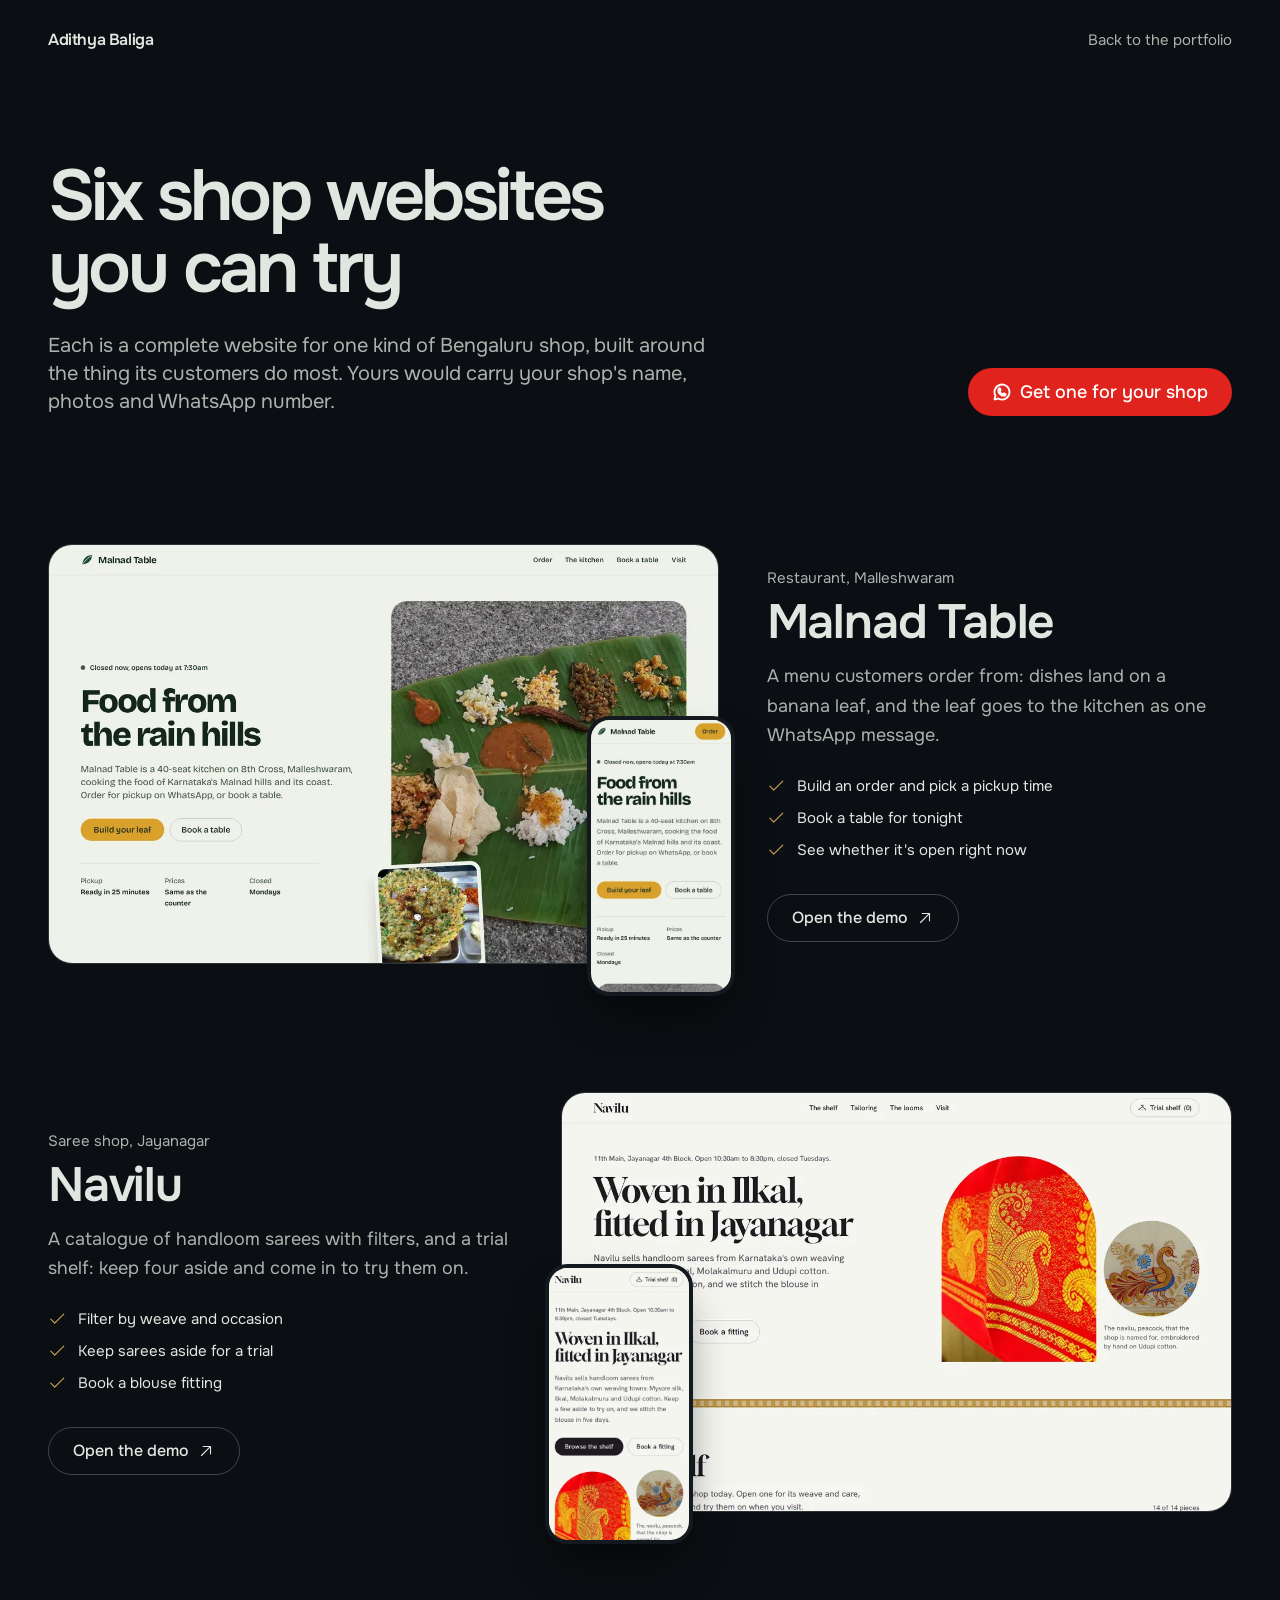
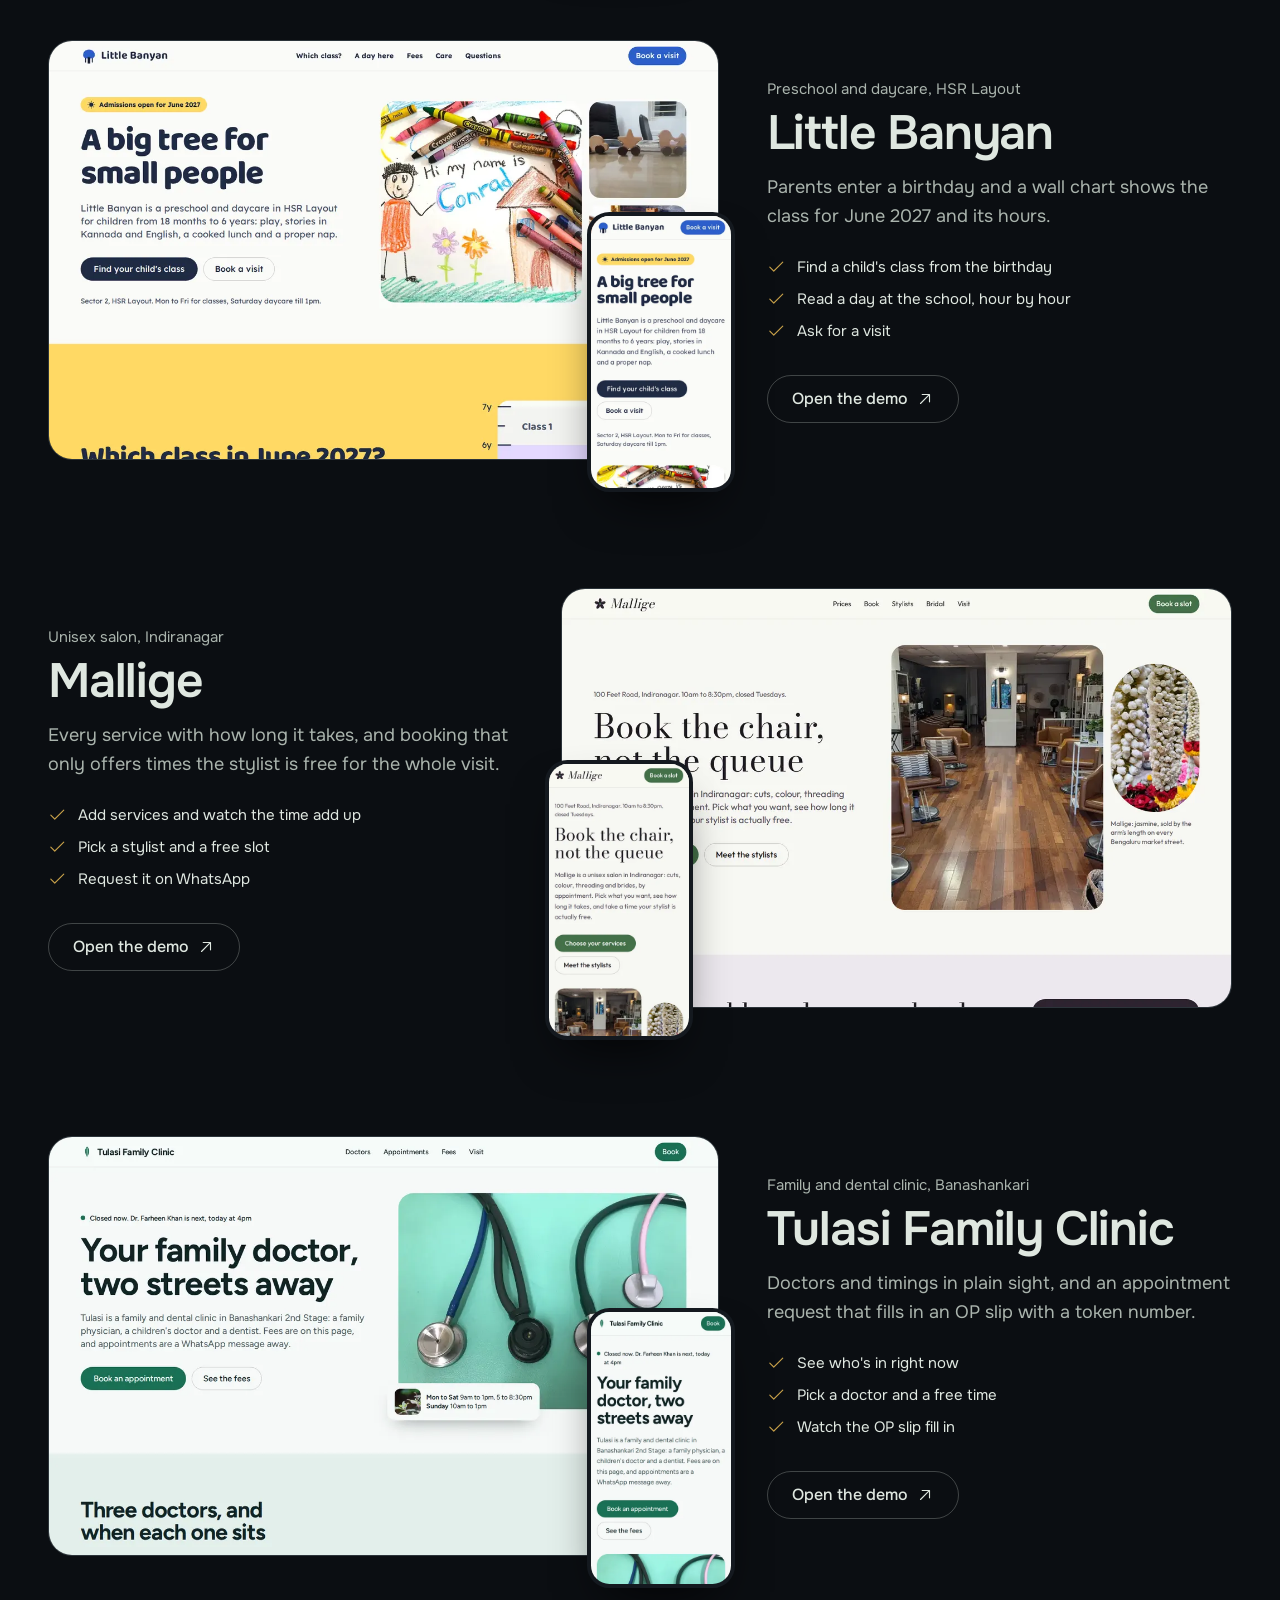
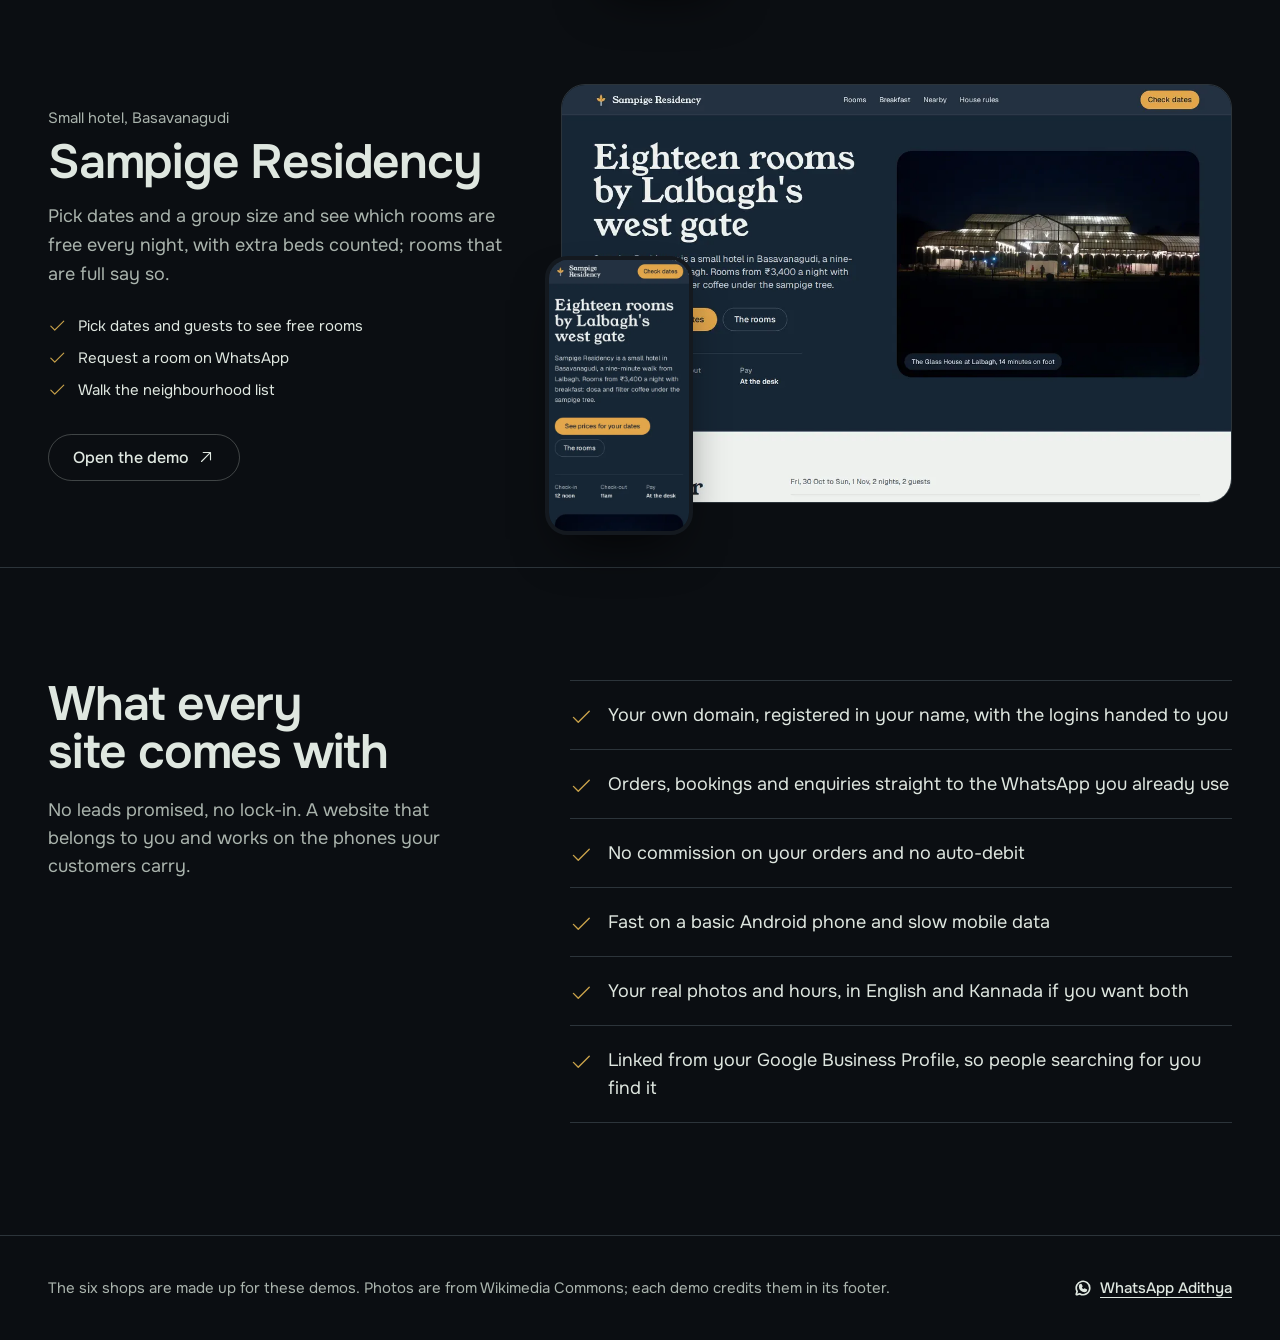
<file: demos/index.html>
<!doctype html>
<html lang="en">
  <head>
    <meta charset="UTF-8" />
    <meta name="viewport" content="width=device-width, initial-scale=1.0" />
    <title>Demo shop websites, by Adithya Baliga</title>
    <meta name="description" content="Six complete demo websites for Bengaluru shops: a restaurant, a saree shop, a preschool, a salon, a clinic and a hotel. Try them like a customer would." />
    <meta name="theme-color" content="#0b0e12" />
    <link rel="icon" href="data:image/svg+xml,%3Csvg xmlns='http://www.w3.org/2000/svg' viewBox='0 0 32 32'%3E%3Crect width='32' height='32' rx='8' fill='%230b0e12'/%3E%3Ccircle cx='16' cy='17' r='7' fill='%23e0231c'/%3E%3C/svg%3E" />
    <script type="module" crossorigin src="/demos/assets/hub-k8RijJGS.js"></script>
    <link rel="modulepreload" crossorigin href="/demos/assets/ui-DdFfaUIv.js">
    <link rel="stylesheet" crossorigin href="/demos/assets/ui-DxOj4oFh.css">
    <link rel="stylesheet" crossorigin href="/demos/assets/hub-D93KOEGs.css">
  </head>
  <body>
    <div id="root"></div>
  </body>
</html>
</file>
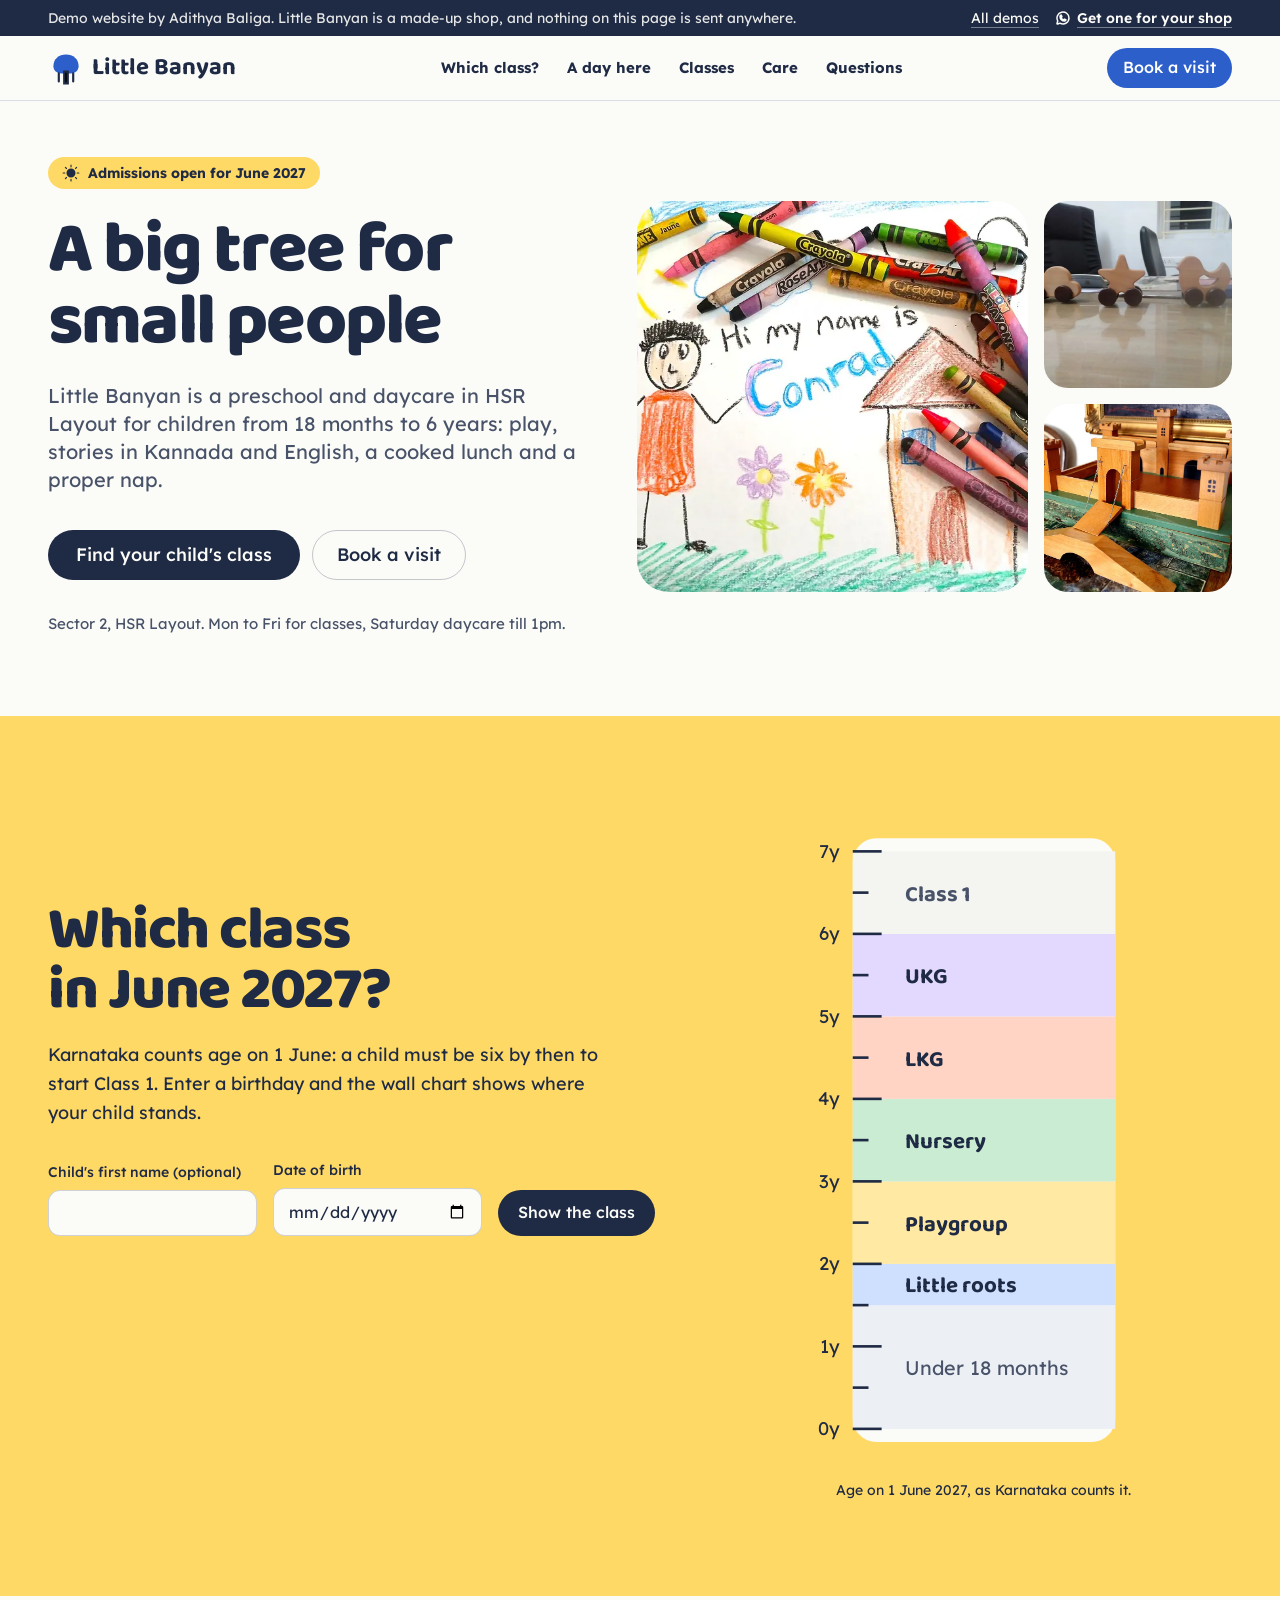
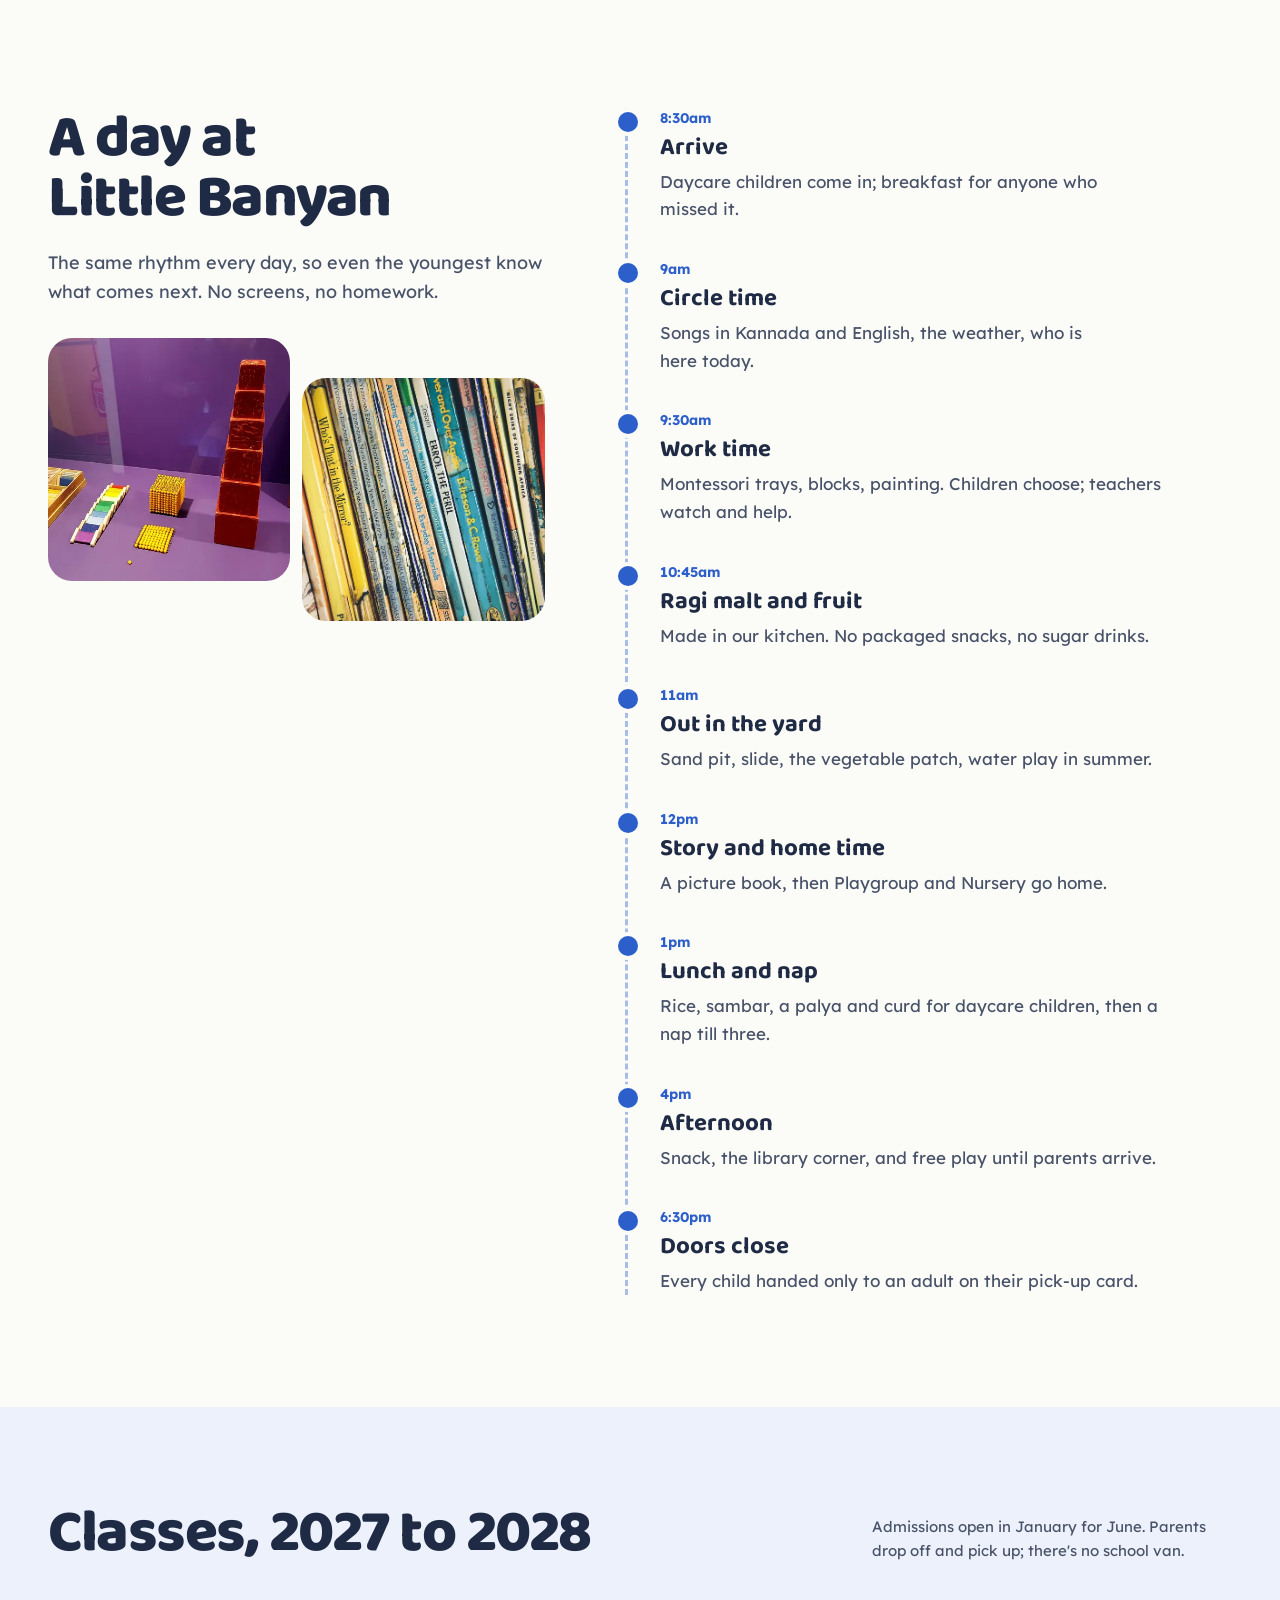
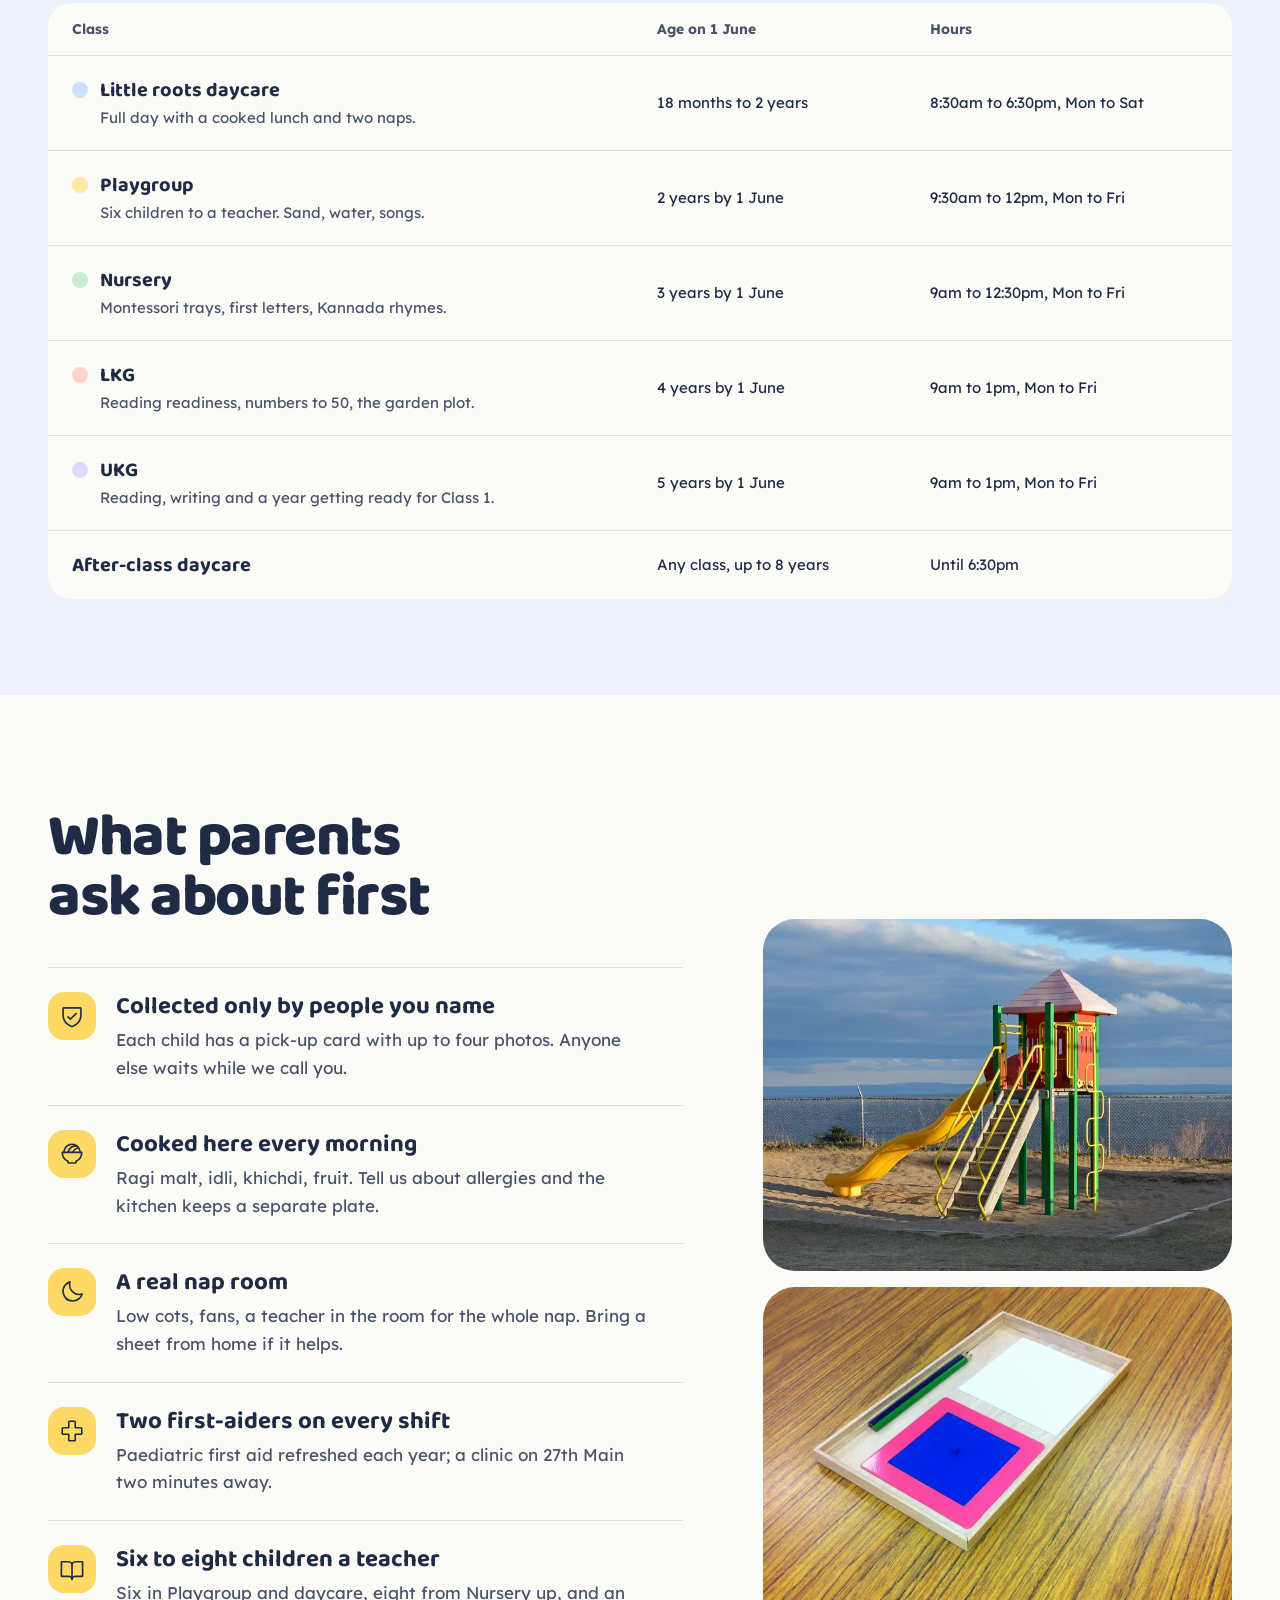
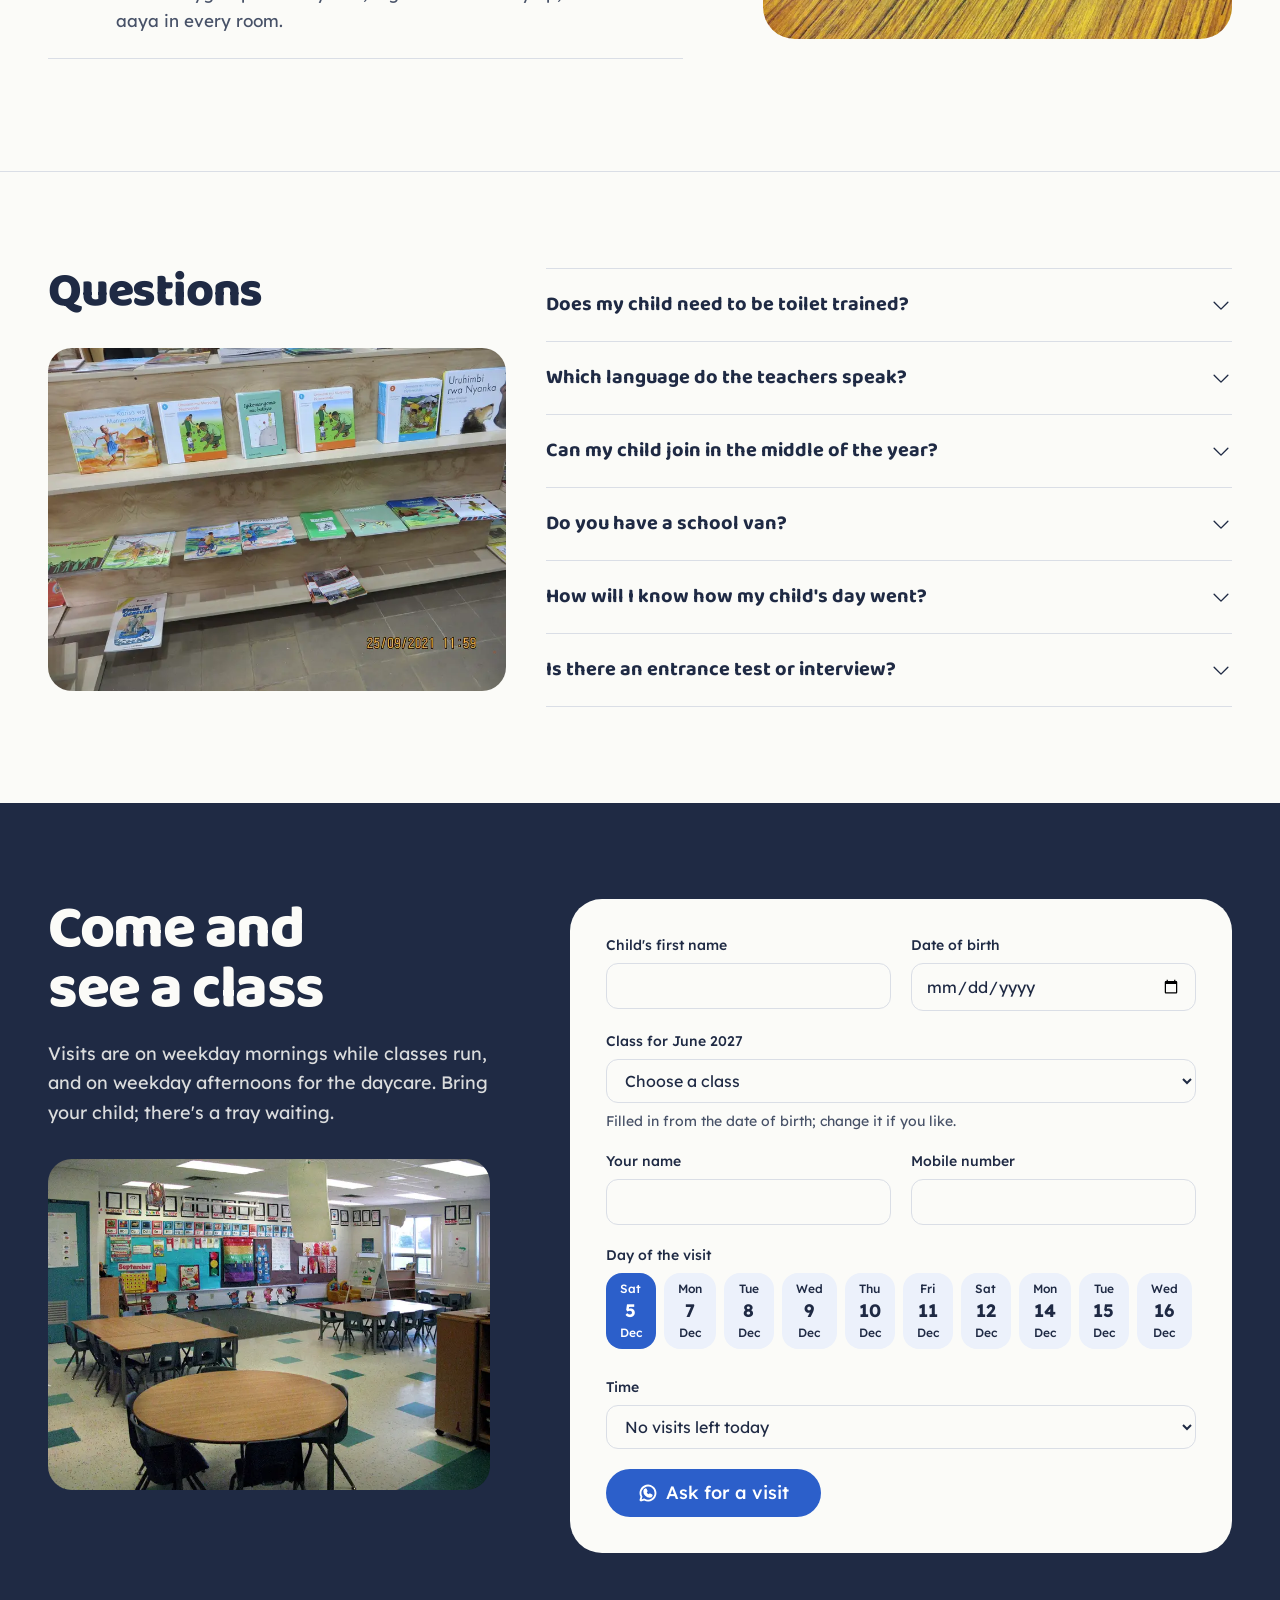
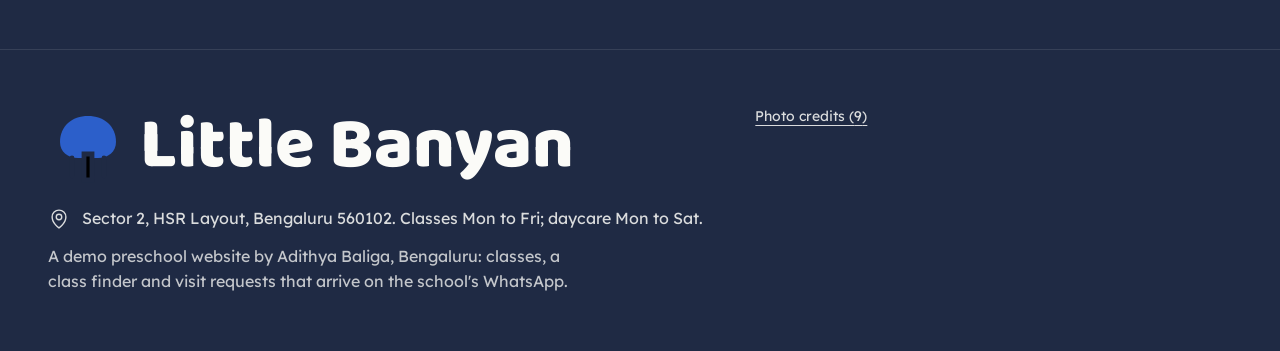
<file: demos/little-banyan/index.html>
<!doctype html>
<html lang="en">
  <head>
    <meta charset="UTF-8" />
    <meta name="viewport" content="width=device-width, initial-scale=1.0" />
    <title>Little Banyan Preschool and Daycare, HSR Layout (demo)</title>
    <meta name="description" content="A demo preschool website: find your child's class for June 2027, see a day at the school, and book a visit." />
    <meta name="theme-color" content="#ffd965" />
    <link rel="icon" href="data:image/svg+xml,%3Csvg xmlns='http://www.w3.org/2000/svg' viewBox='0 0 32 32'%3E%3Ccircle cx='16' cy='12' r='10' fill='%232c5fca'/%3E%3Crect x='14' y='14' width='4' height='16' rx='2' fill='%231f2a44'/%3E%3C/svg%3E" />
    <script type="module" crossorigin src="/demos/assets/little-banyan-DsOo5QBe.js"></script>
    <link rel="modulepreload" crossorigin href="/demos/assets/ui-DdFfaUIv.js">
    <link rel="modulepreload" crossorigin href="/demos/assets/CaretDown.es-pE_8DTeK.js">
    <link rel="modulepreload" crossorigin href="/demos/assets/FirstAid.es-BGQdNZiz.js">
    <link rel="modulepreload" crossorigin href="/demos/assets/MapPin.es-BxOvV_2J.js">
    <link rel="stylesheet" crossorigin href="/demos/assets/ui-DxOj4oFh.css">
    <link rel="stylesheet" crossorigin href="/demos/assets/little-banyan-oYjGdky3.css">
  </head>
  <body>
    <div id="root"></div>
  </body>
</html>
</file>
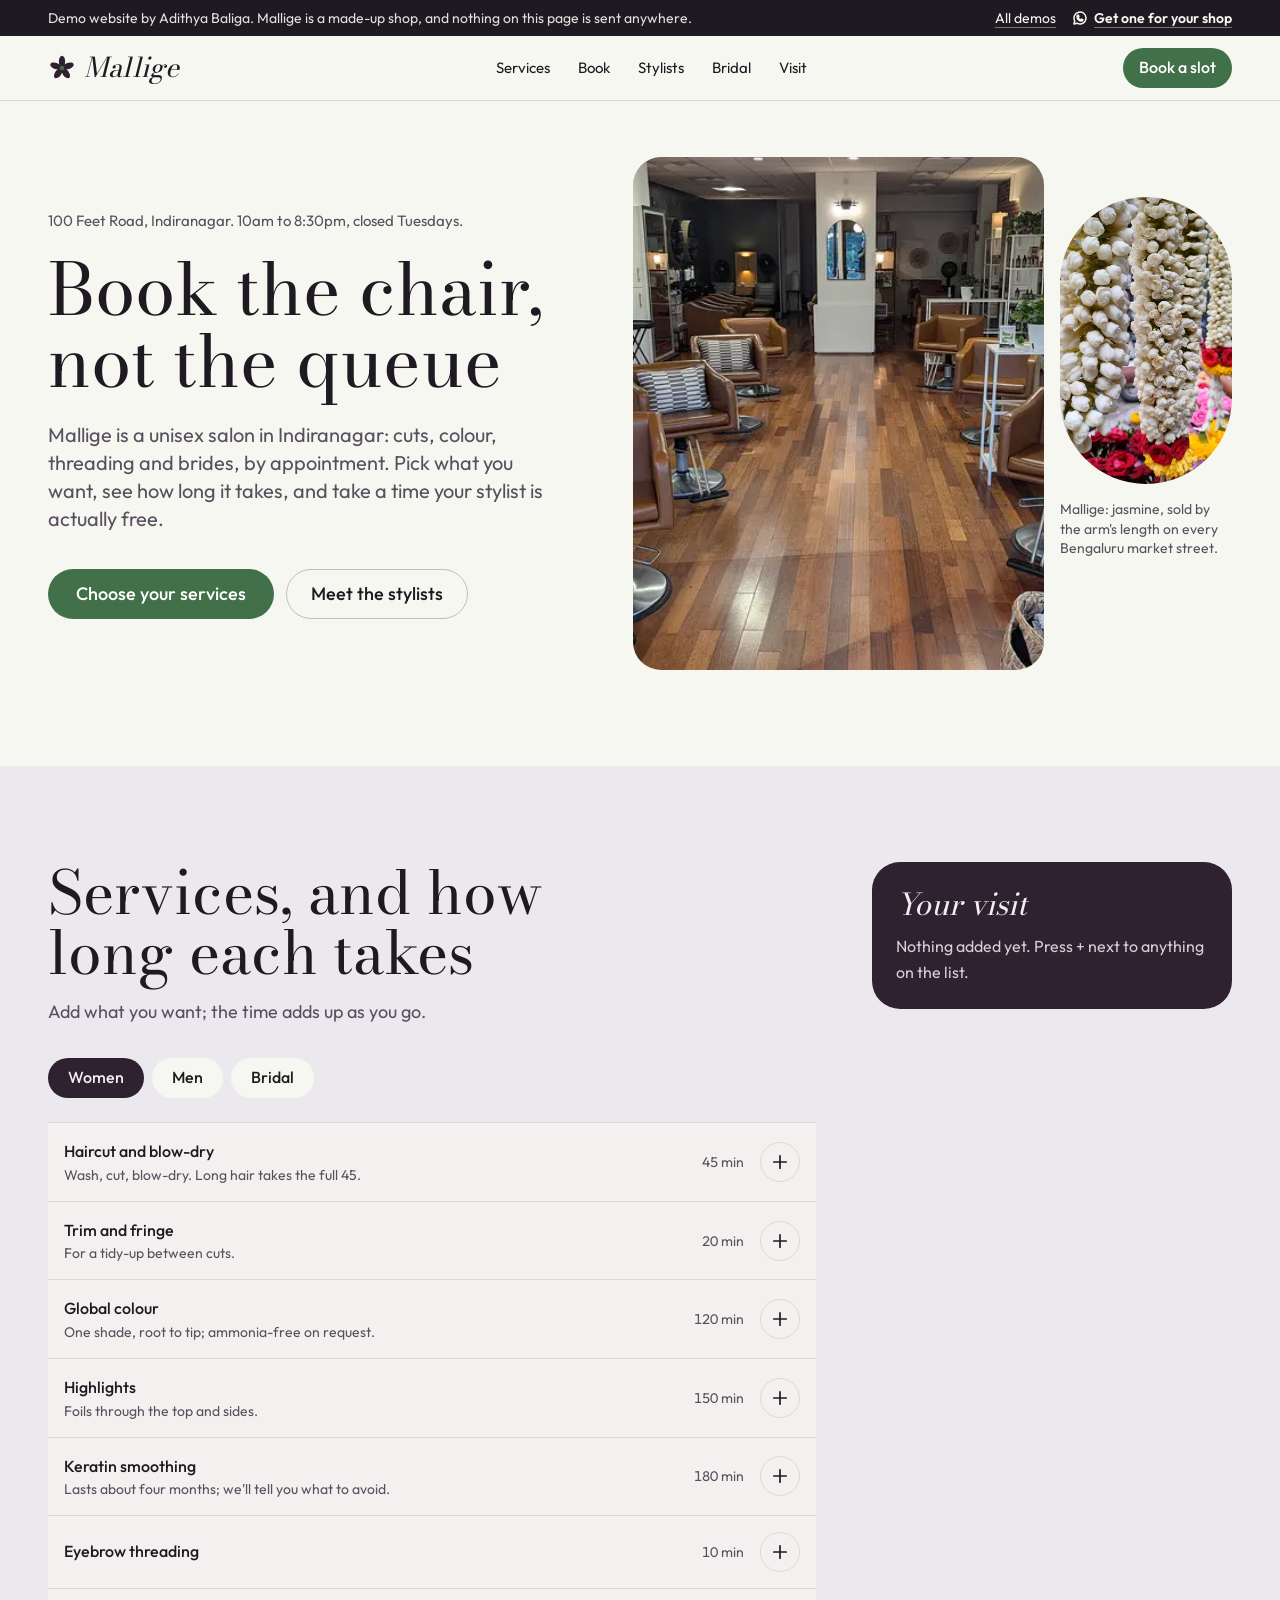
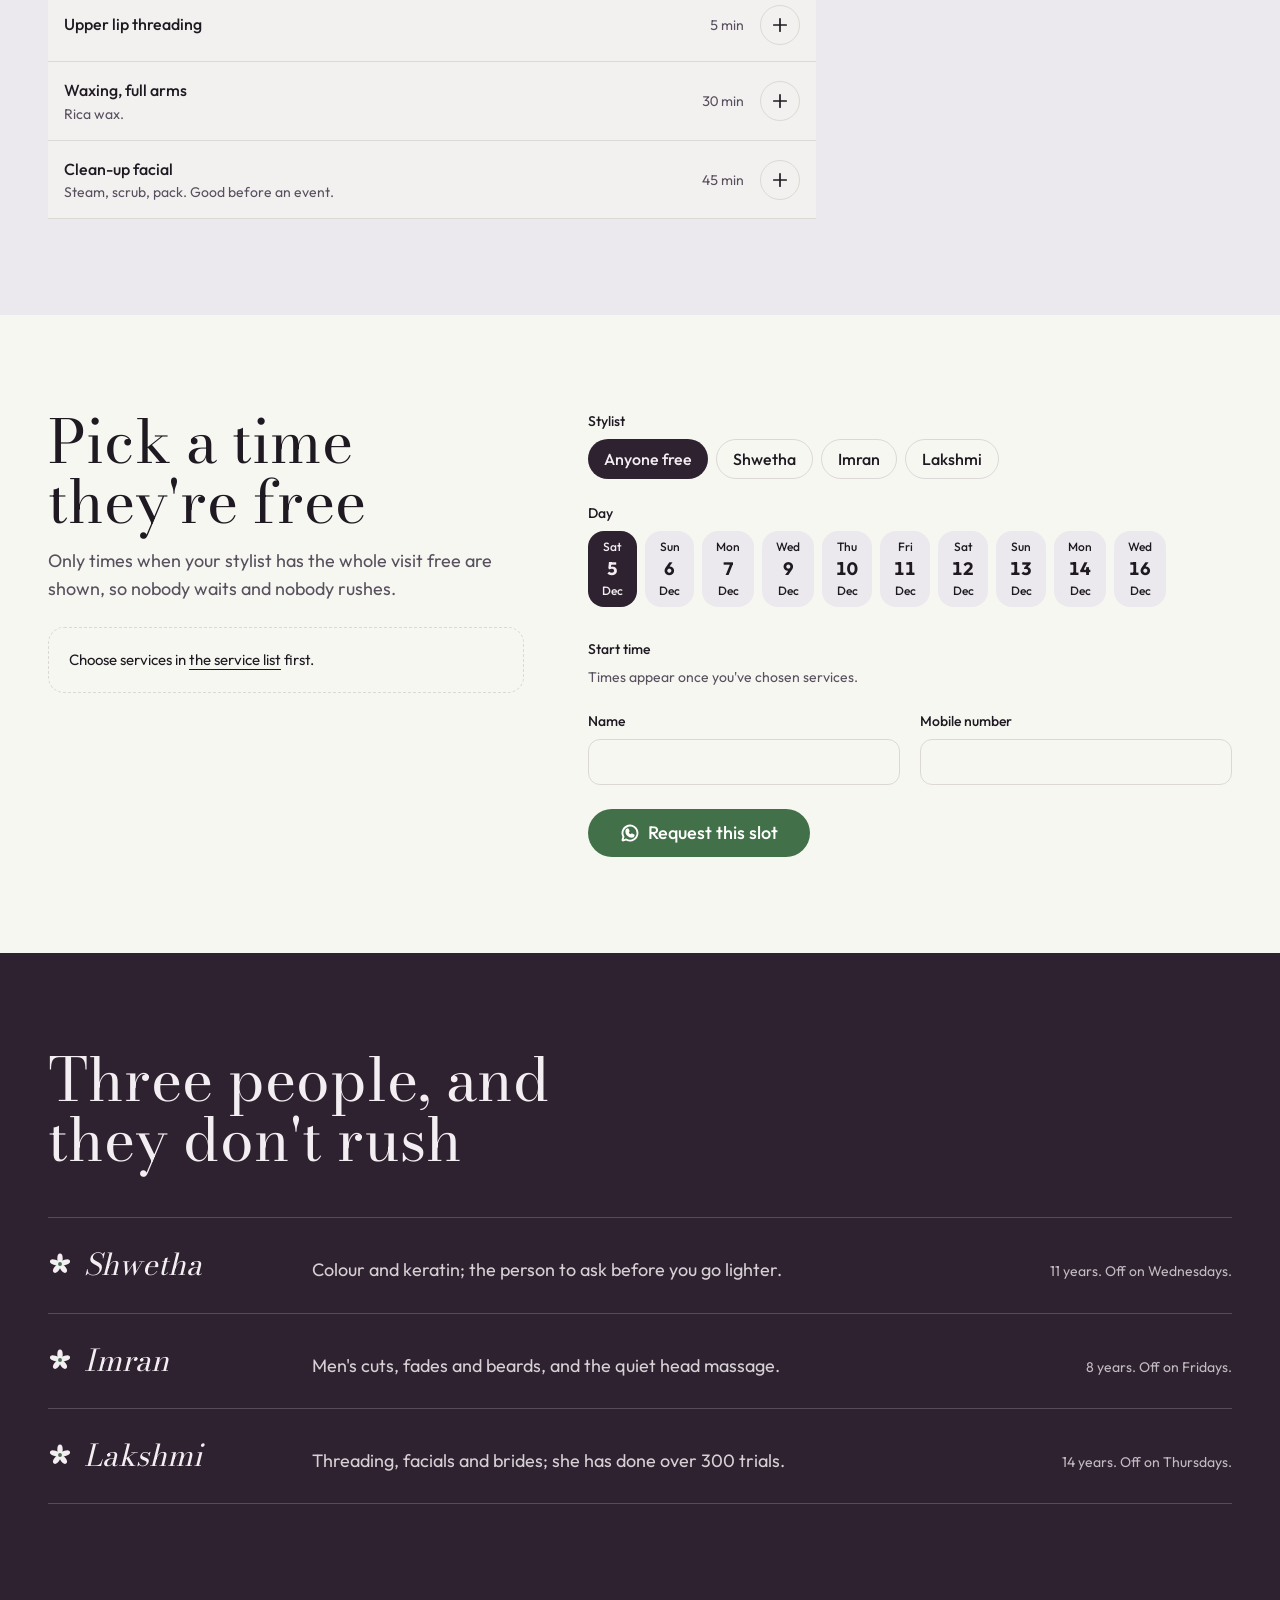
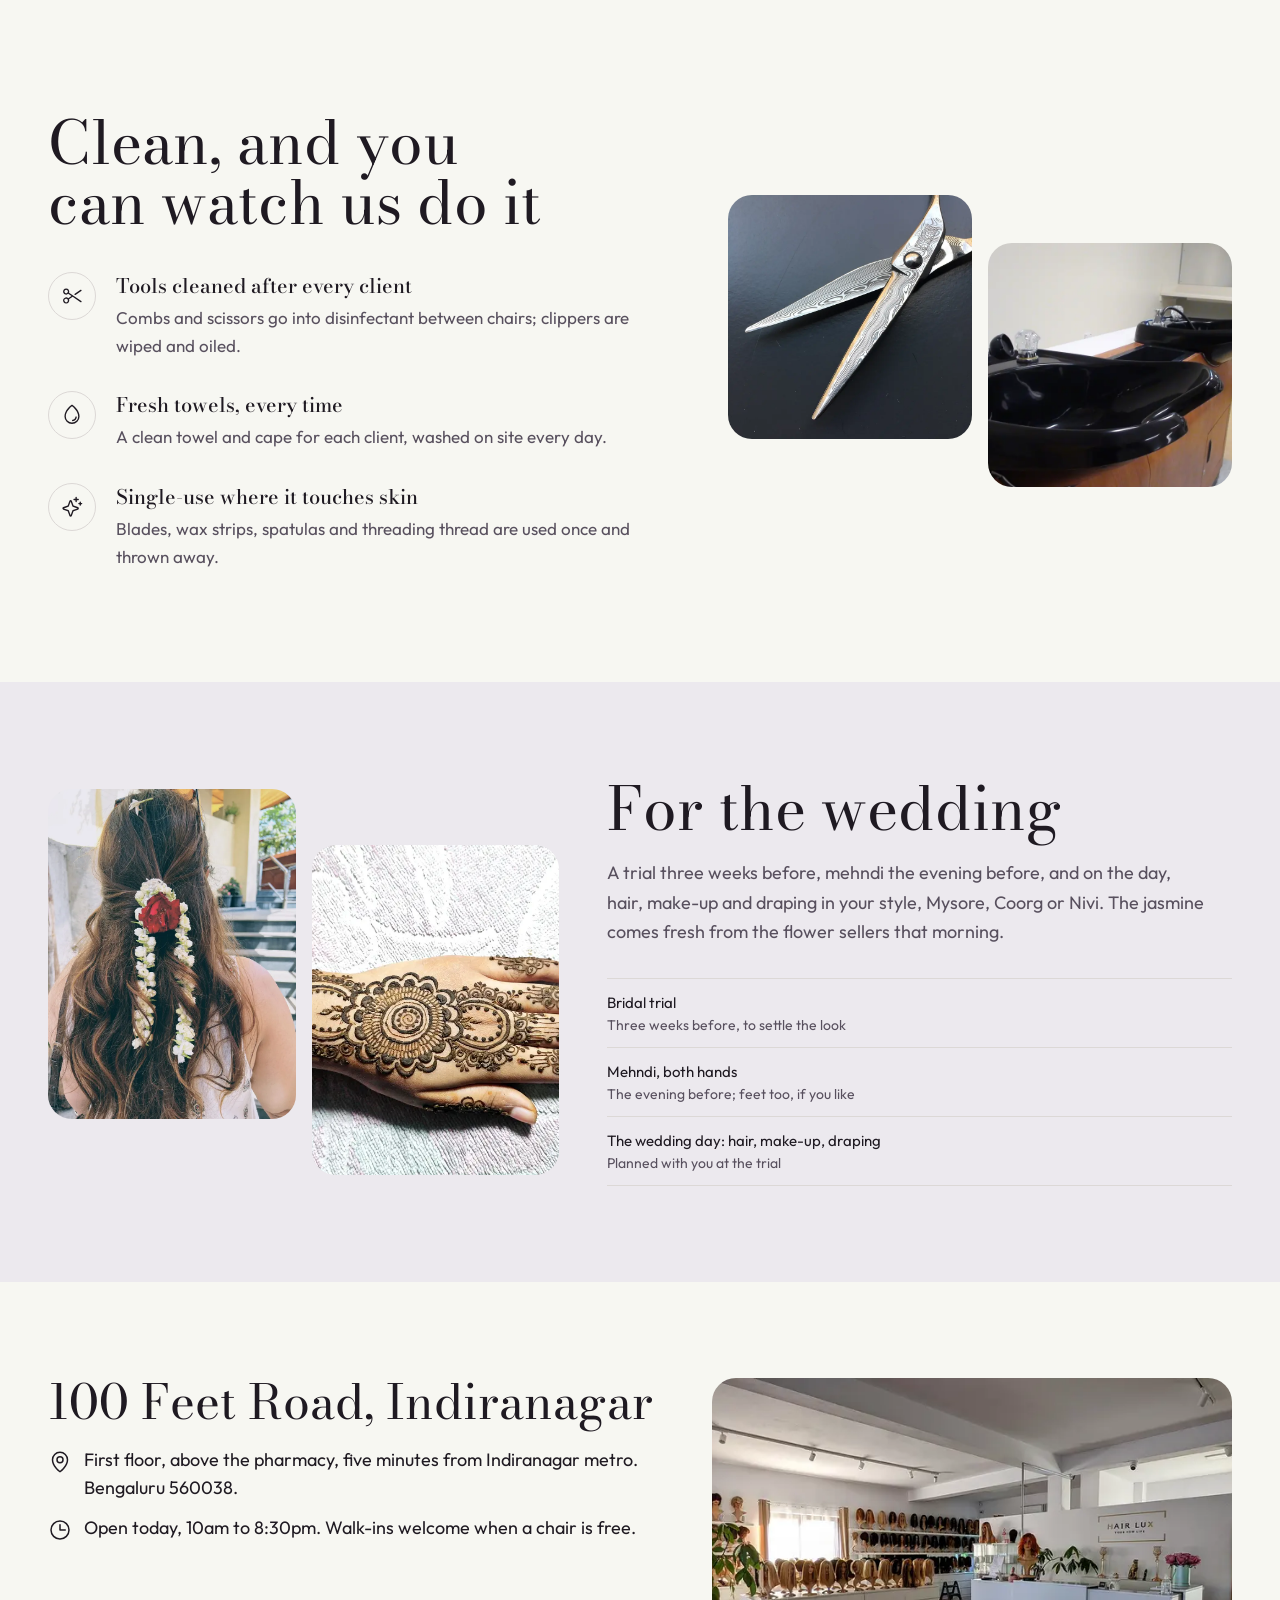
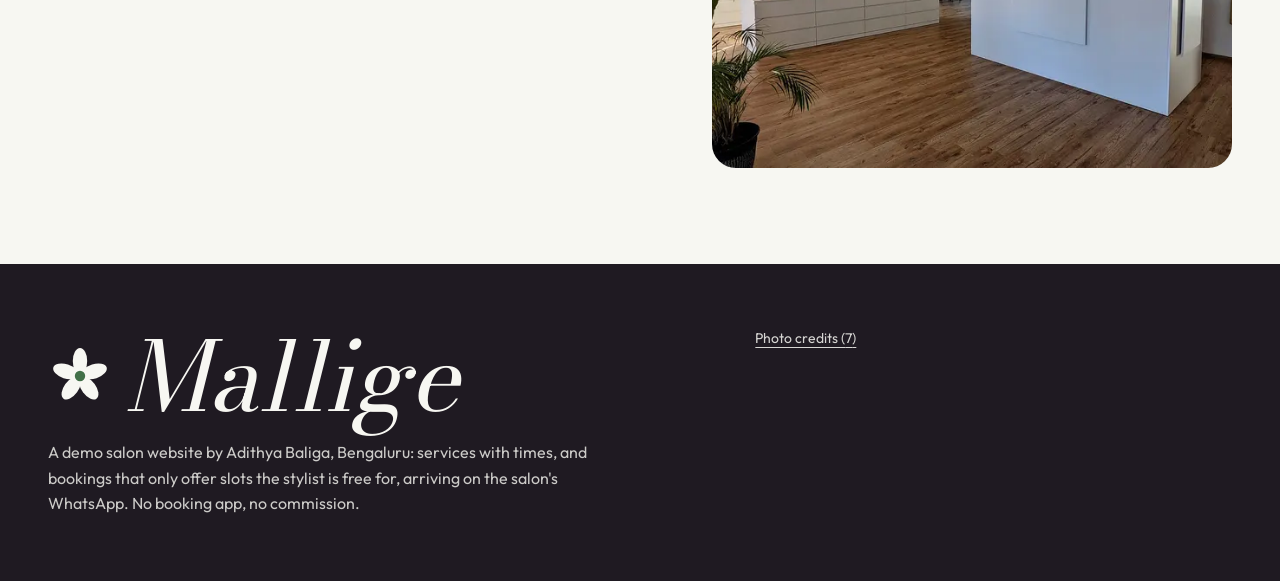
<file: demos/mallige-salon/index.html>
<!doctype html>
<html lang="en">
  <head>
    <meta charset="UTF-8" />
    <meta name="viewport" content="width=device-width, initial-scale=1.0" />
    <title>Mallige Salon, Indiranagar (demo)</title>
    <meta name="description" content="A demo salon website: services with times, and booking a real free slot by service, stylist and day." />
    <meta name="theme-color" content="#2e2230" />
    <link rel="icon" href="data:image/svg+xml,%3Csvg xmlns='http://www.w3.org/2000/svg' viewBox='0 0 32 32'%3E%3Crect width='32' height='32' rx='8' fill='%232e2230'/%3E%3Cg fill='%23f7f7f2'%3E%3Cellipse cx='16' cy='9' rx='3' ry='5'/%3E%3Cellipse cx='16' cy='23' rx='3' ry='5'/%3E%3Cellipse cx='9' cy='16' rx='5' ry='3'/%3E%3Cellipse cx='23' cy='16' rx='5' ry='3'/%3E%3C/g%3E%3C/svg%3E" />
    <script type="module" crossorigin src="/demos/assets/mallige-salon-DJ36h7HQ.js"></script>
    <link rel="modulepreload" crossorigin href="/demos/assets/ui-DdFfaUIv.js">
    <link rel="modulepreload" crossorigin href="/demos/assets/Clock.es-B9udlbNT.js">
    <link rel="modulepreload" crossorigin href="/demos/assets/MapPin.es-BxOvV_2J.js">
    <link rel="modulepreload" crossorigin href="/demos/assets/Plus.es-Bgeg8Tlm.js">
    <link rel="modulepreload" crossorigin href="/demos/assets/Scissors.es-BfaaD6d3.js">
    <link rel="modulepreload" crossorigin href="/demos/assets/useJson-D0IW5A2u.js">
    <link rel="modulepreload" crossorigin href="/demos/assets/index-C4WPkD8a.js">
    <link rel="stylesheet" crossorigin href="/demos/assets/ui-DxOj4oFh.css">
    <link rel="stylesheet" crossorigin href="/demos/assets/mallige-salon-BRvdhZAm.css">
  </head>
  <body>
    <div id="root"></div>
  </body>
</html>
</file>
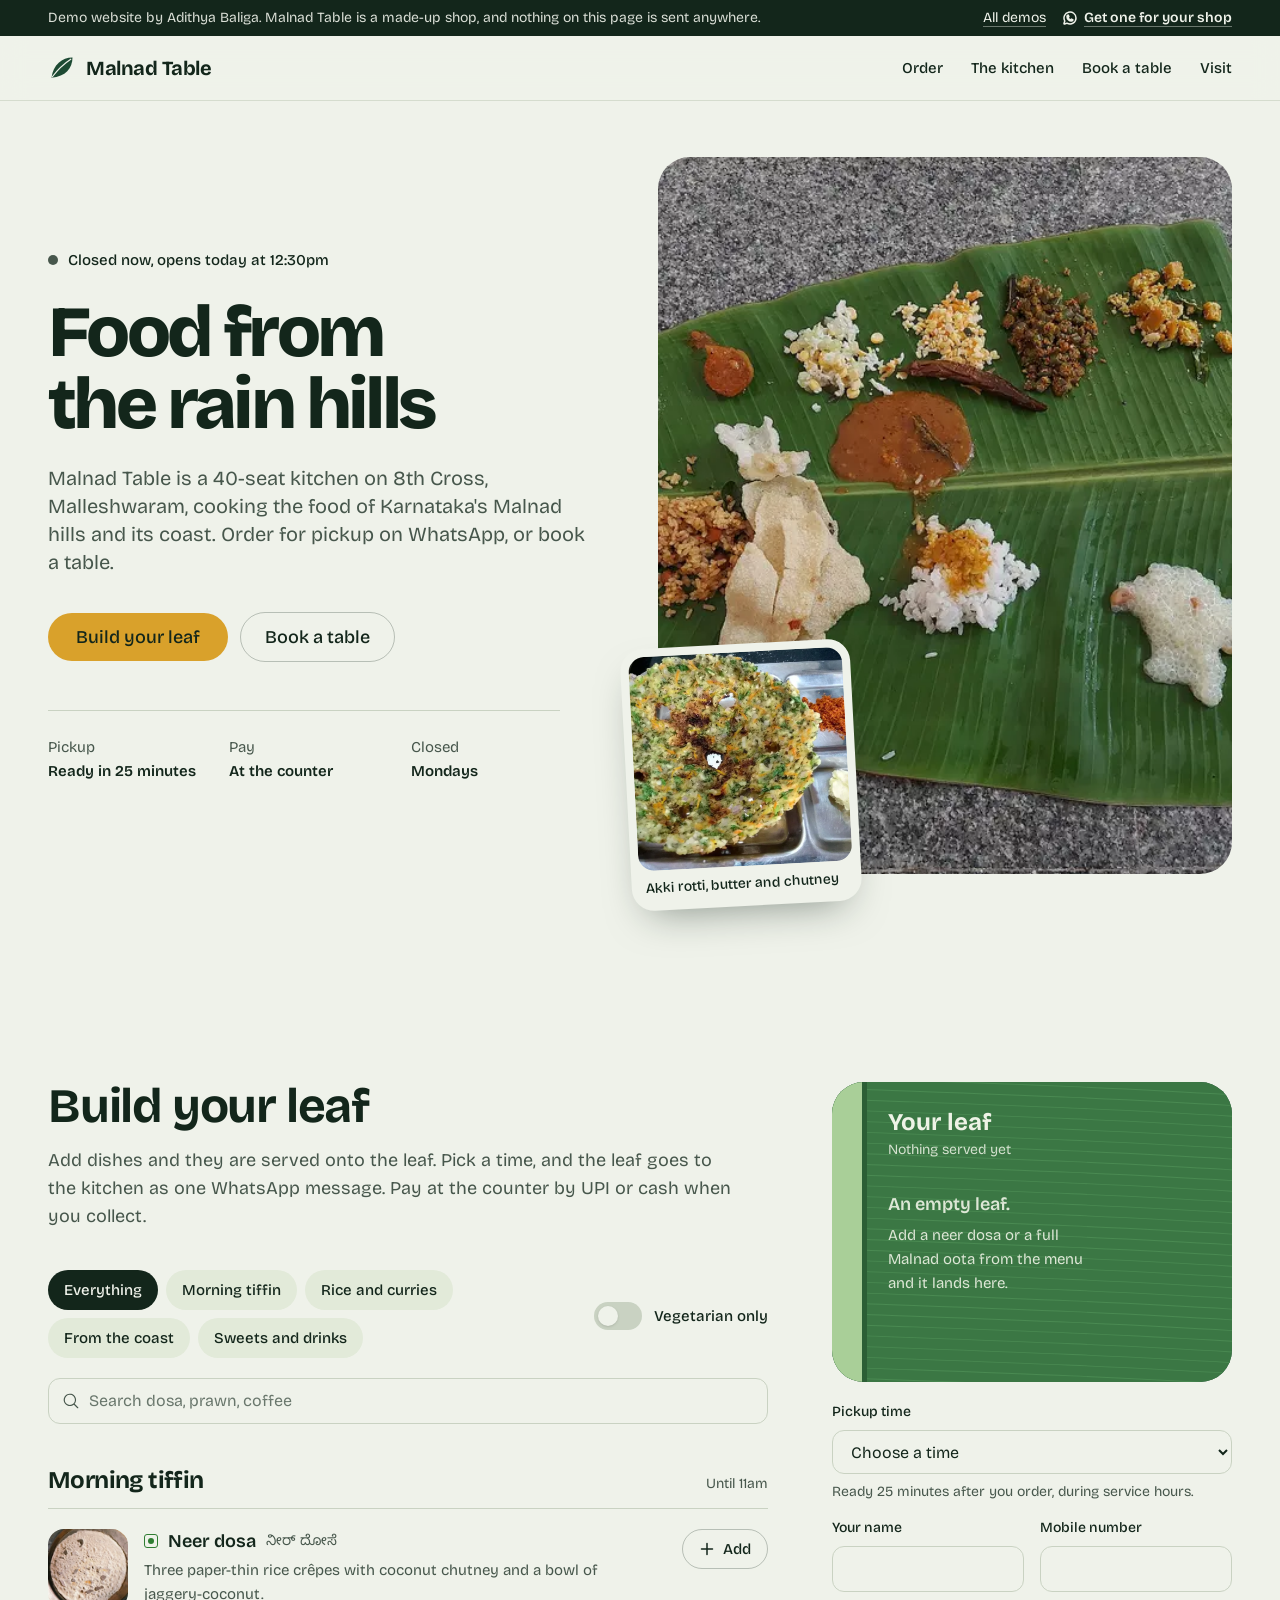
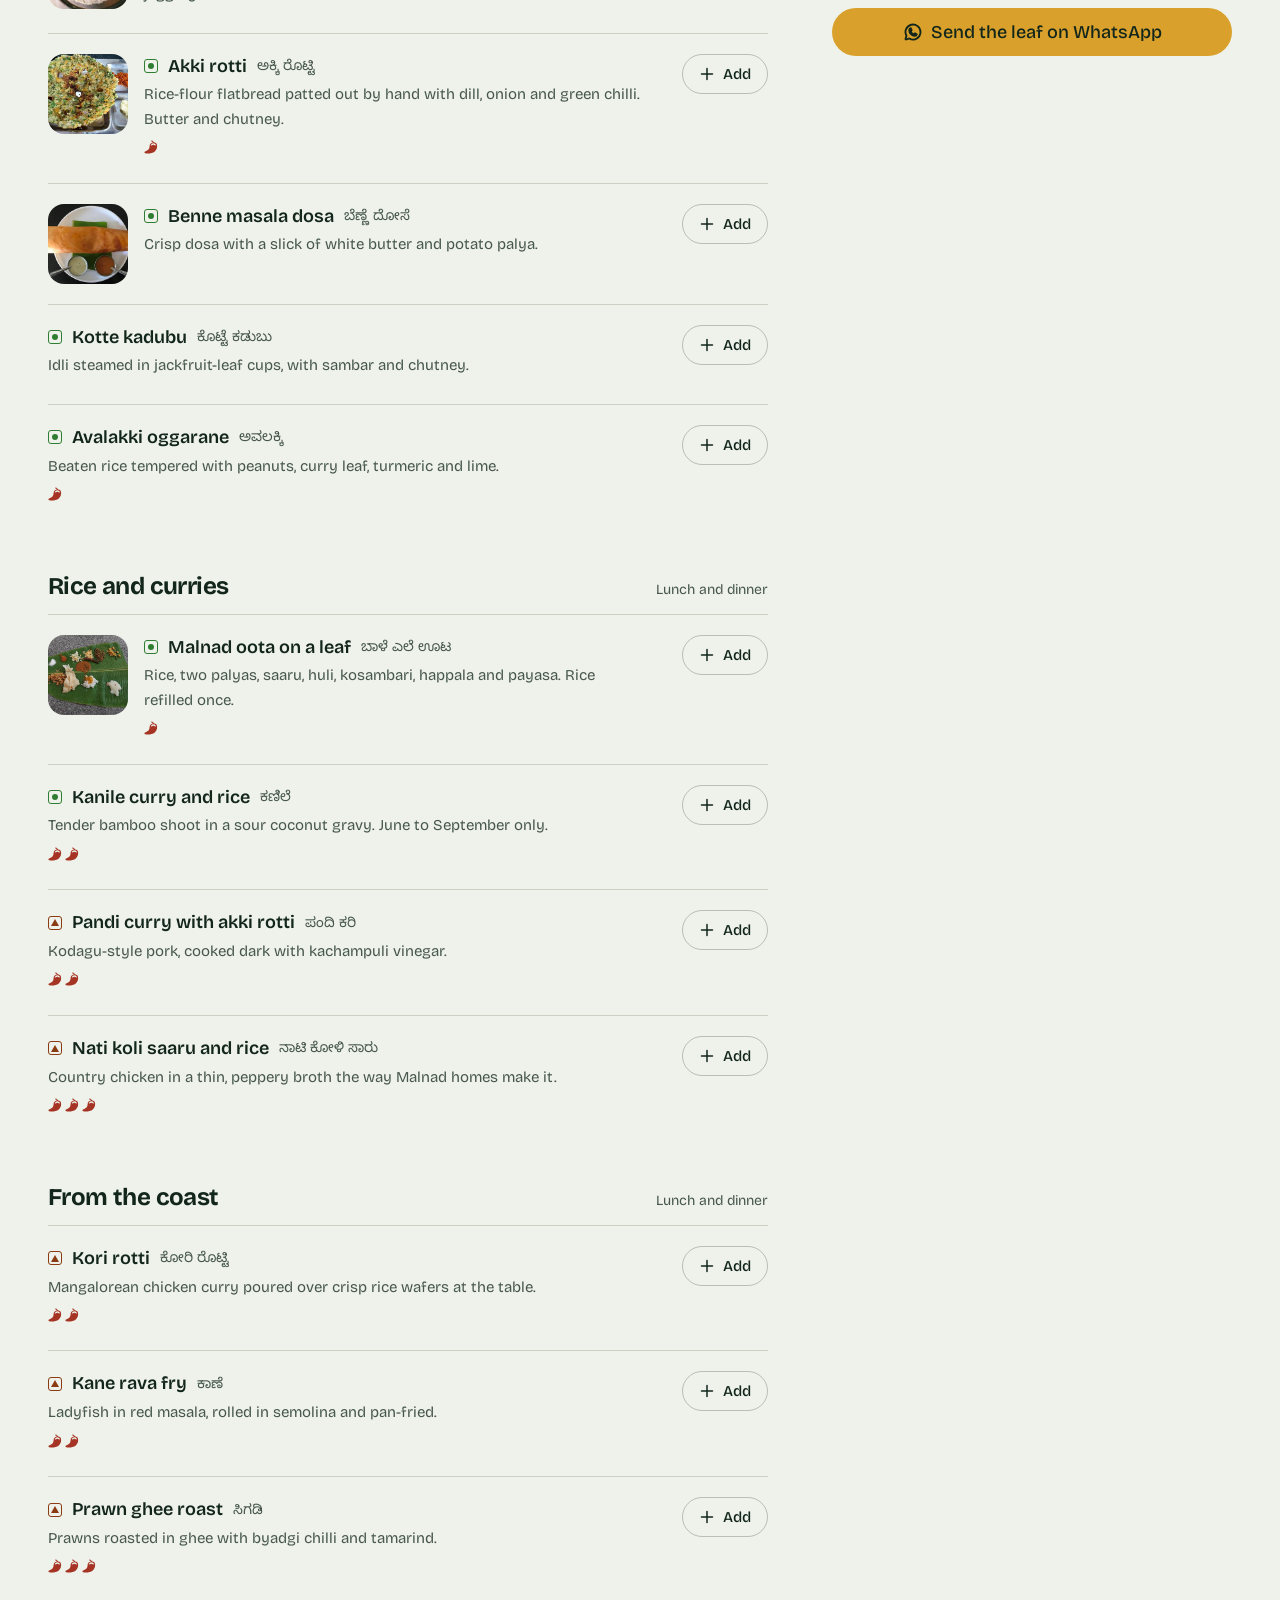
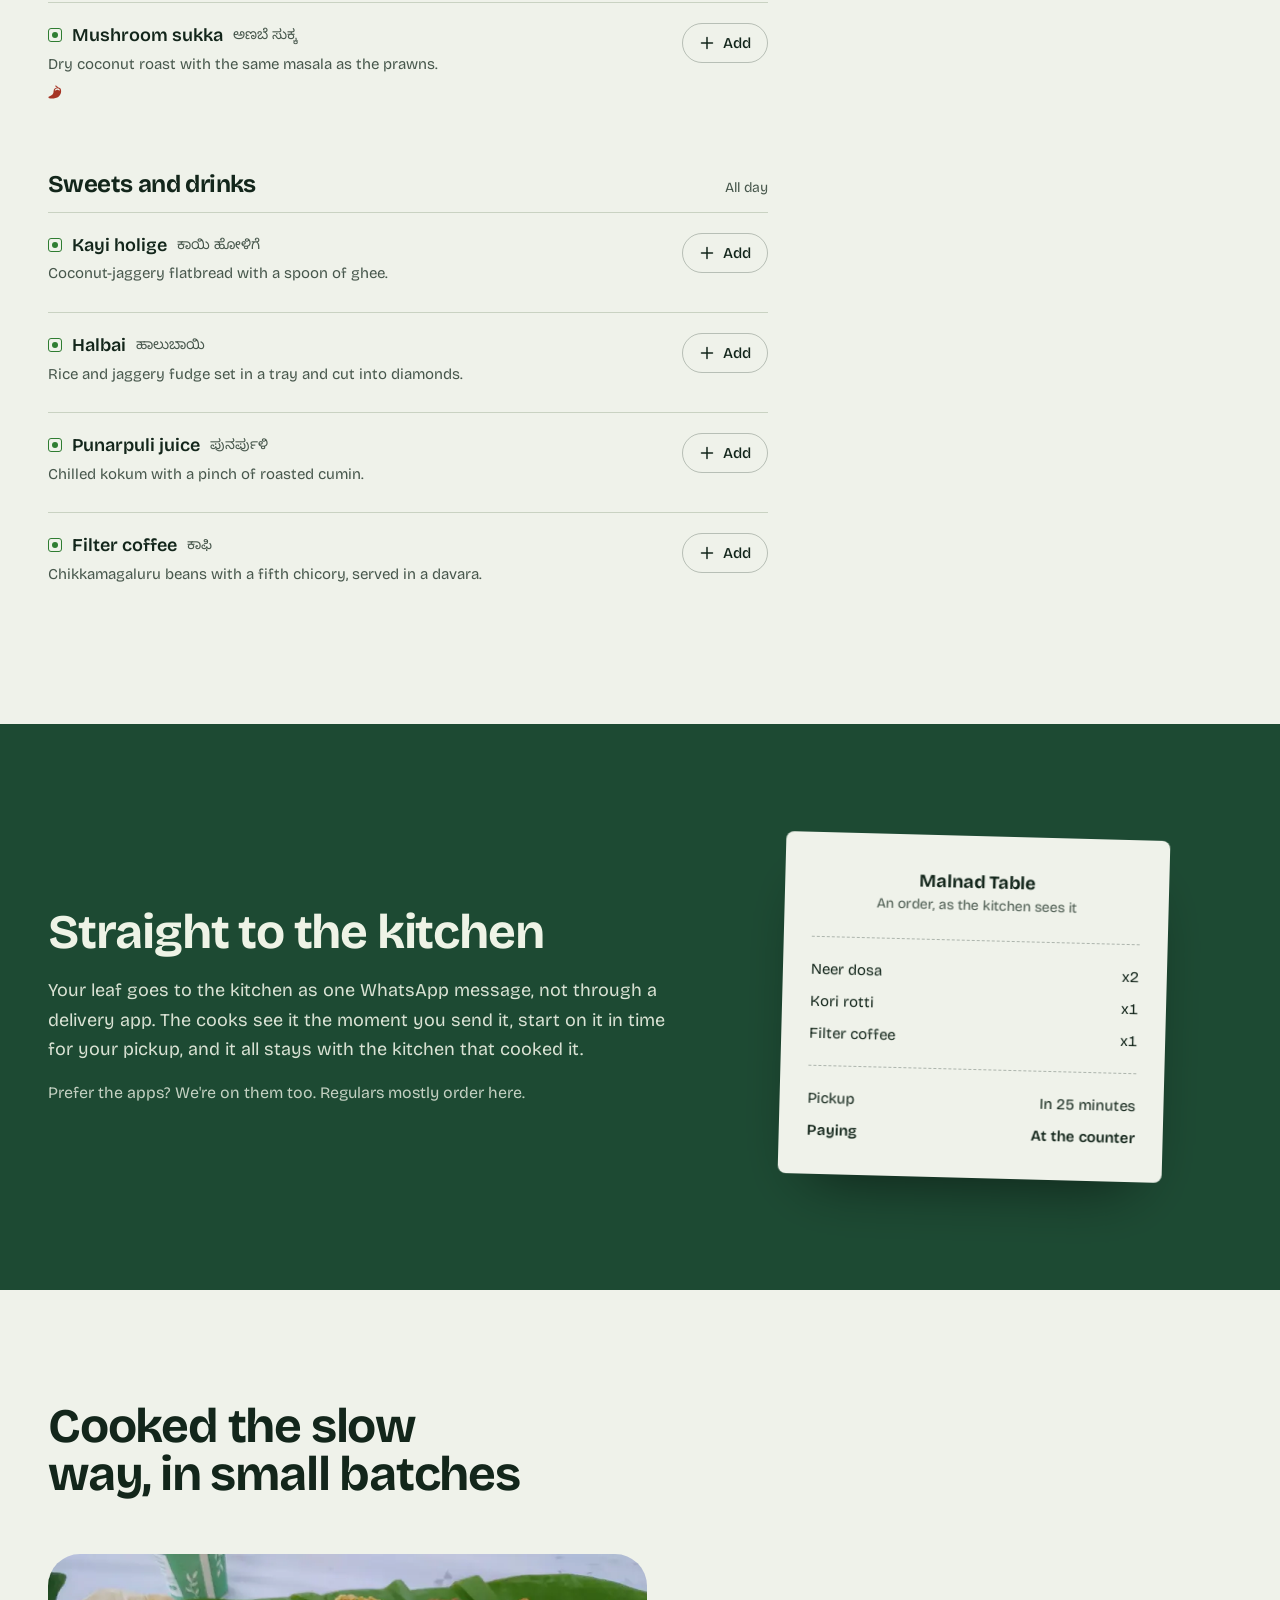
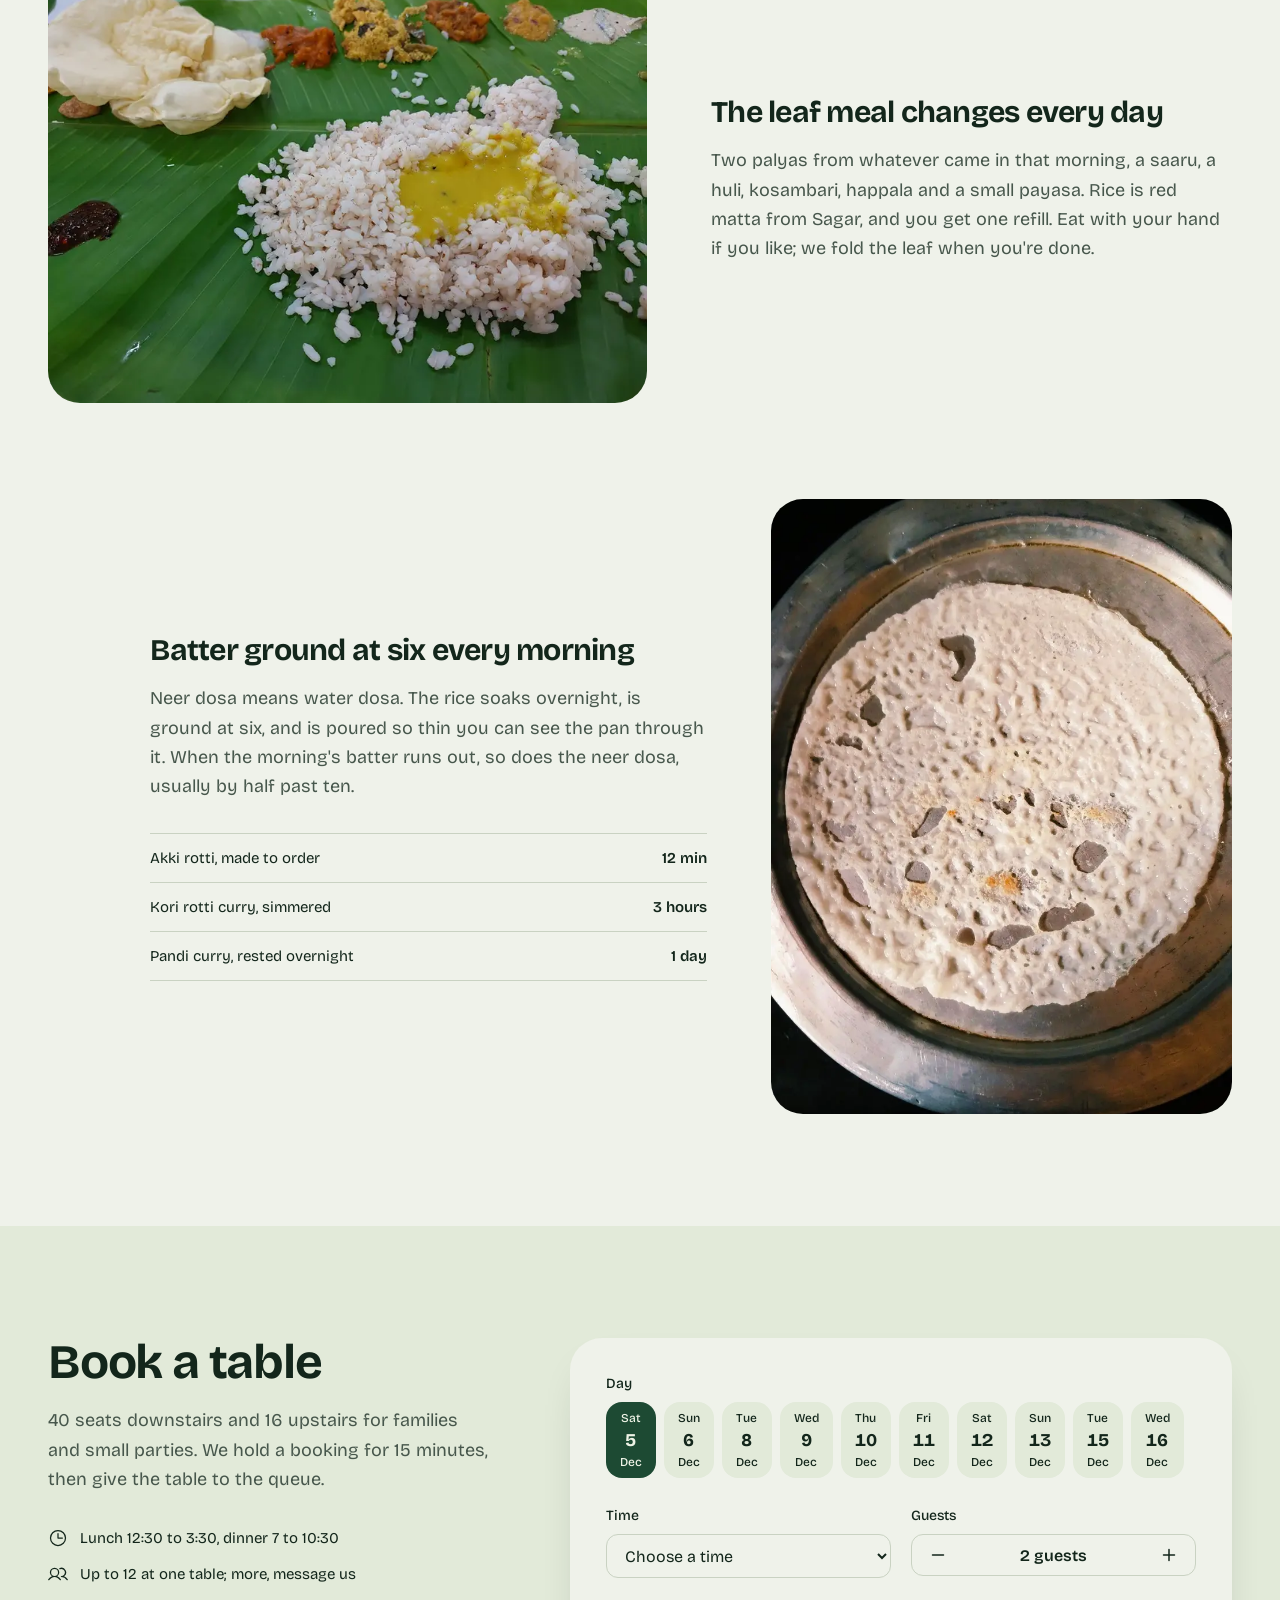
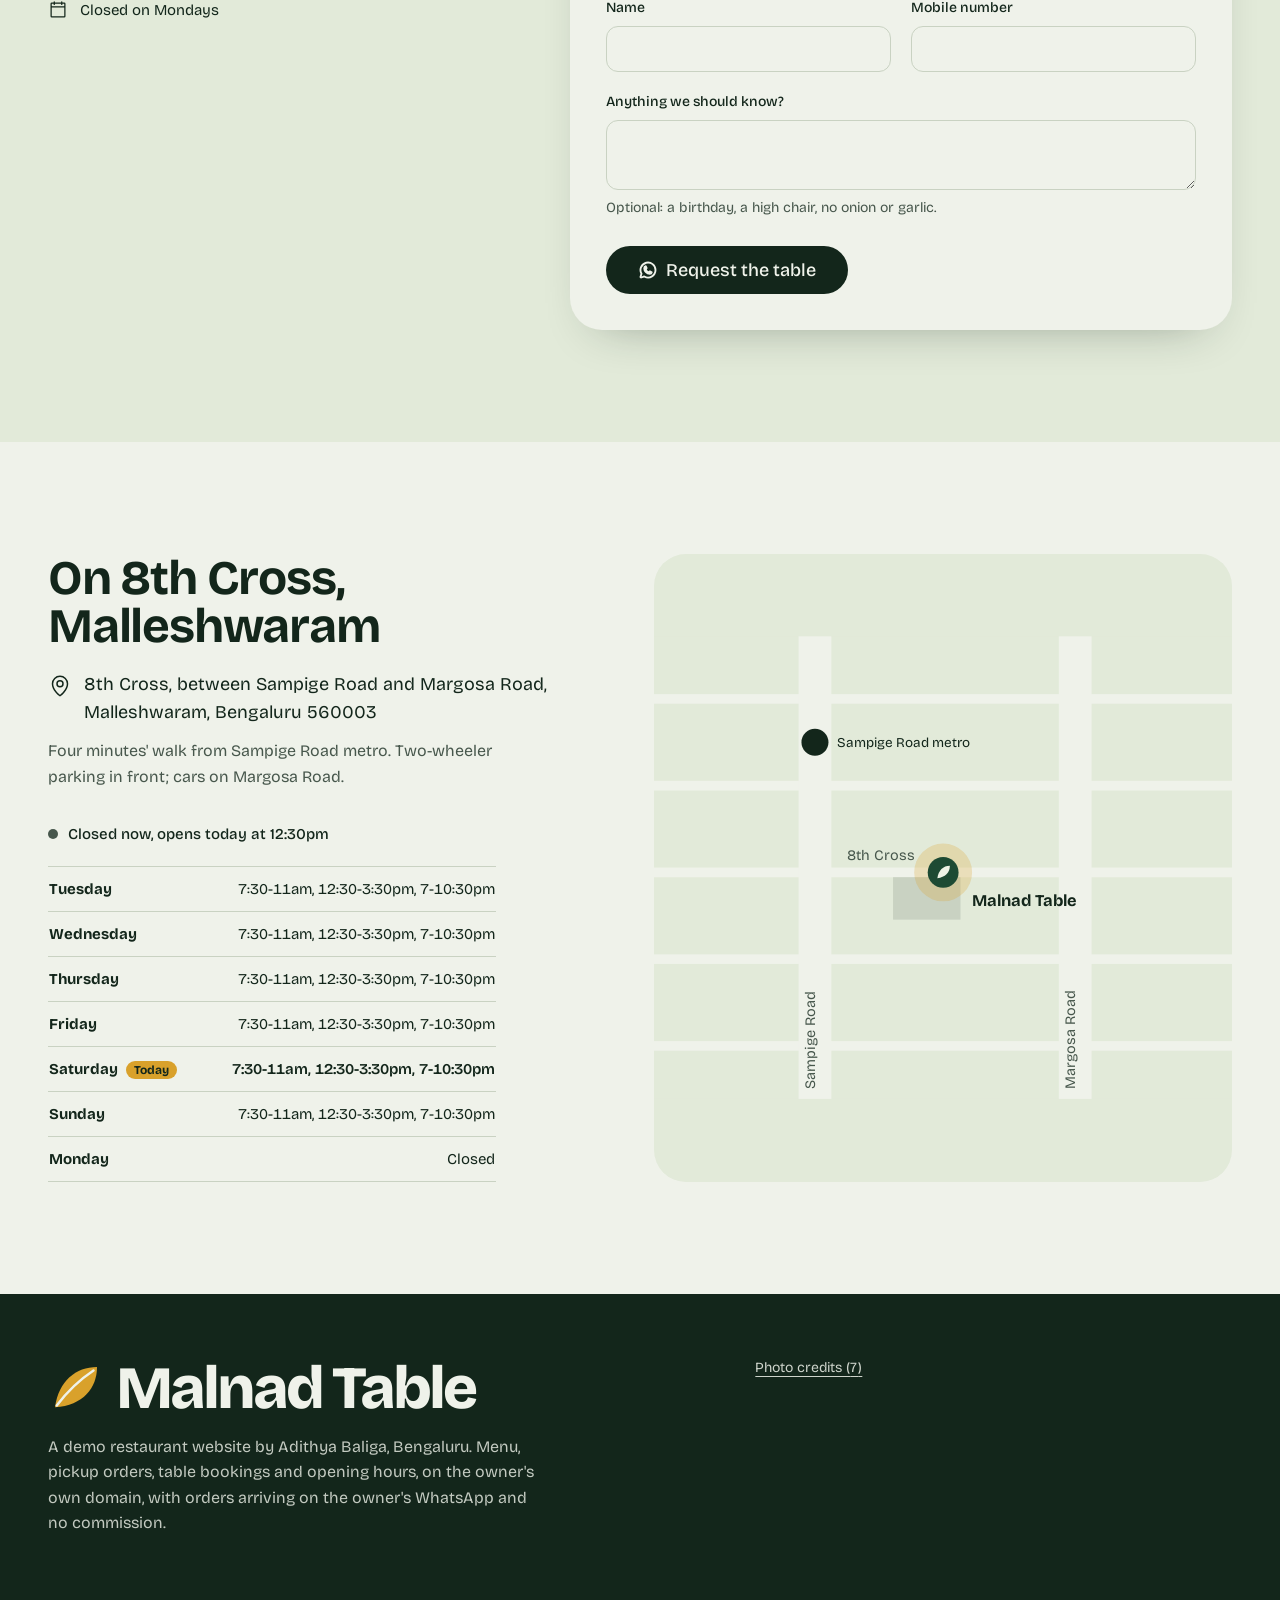
<file: demos/malnad-table/index.html>
<!doctype html>
<html lang="en">
  <head>
    <meta charset="UTF-8" />
    <meta name="viewport" content="width=device-width, initial-scale=1.0" />
    <title>Malnad Table, Malleshwaram (demo)</title>
    <meta name="description" content="A demo restaurant website: the food of Karnataka's rain hills in Malleshwaram, with pickup orders on WhatsApp and table booking." />
    <meta name="theme-color" content="#1d4a33" />
    <link rel="icon" href="data:image/svg+xml,%3Csvg xmlns='http://www.w3.org/2000/svg' viewBox='0 0 32 32'%3E%3Cpath d='M4 26C6 12 16 4 28 4c0 12-8 22-24 22z' fill='%231d4a33'/%3E%3C/svg%3E" />
    <script type="module" crossorigin src="/demos/assets/malnad-table-D4Qs1w2h.js"></script>
    <link rel="modulepreload" crossorigin href="/demos/assets/ui-DdFfaUIv.js">
    <link rel="modulepreload" crossorigin href="/demos/assets/Clock.es-B9udlbNT.js">
    <link rel="modulepreload" crossorigin href="/demos/assets/MapPin.es-BxOvV_2J.js">
    <link rel="modulepreload" crossorigin href="/demos/assets/Users.es-DehCM3F5.js">
    <link rel="modulepreload" crossorigin href="/demos/assets/Plus.es-Bgeg8Tlm.js">
    <link rel="modulepreload" crossorigin href="/demos/assets/useJson-D0IW5A2u.js">
    <link rel="modulepreload" crossorigin href="/demos/assets/index-C4WPkD8a.js">
    <link rel="stylesheet" crossorigin href="/demos/assets/ui-DxOj4oFh.css">
    <link rel="stylesheet" crossorigin href="/demos/assets/malnad-table-Bgilpgau.css">
  </head>
  <body>
    <div id="root"></div>
  </body>
</html>
</file>
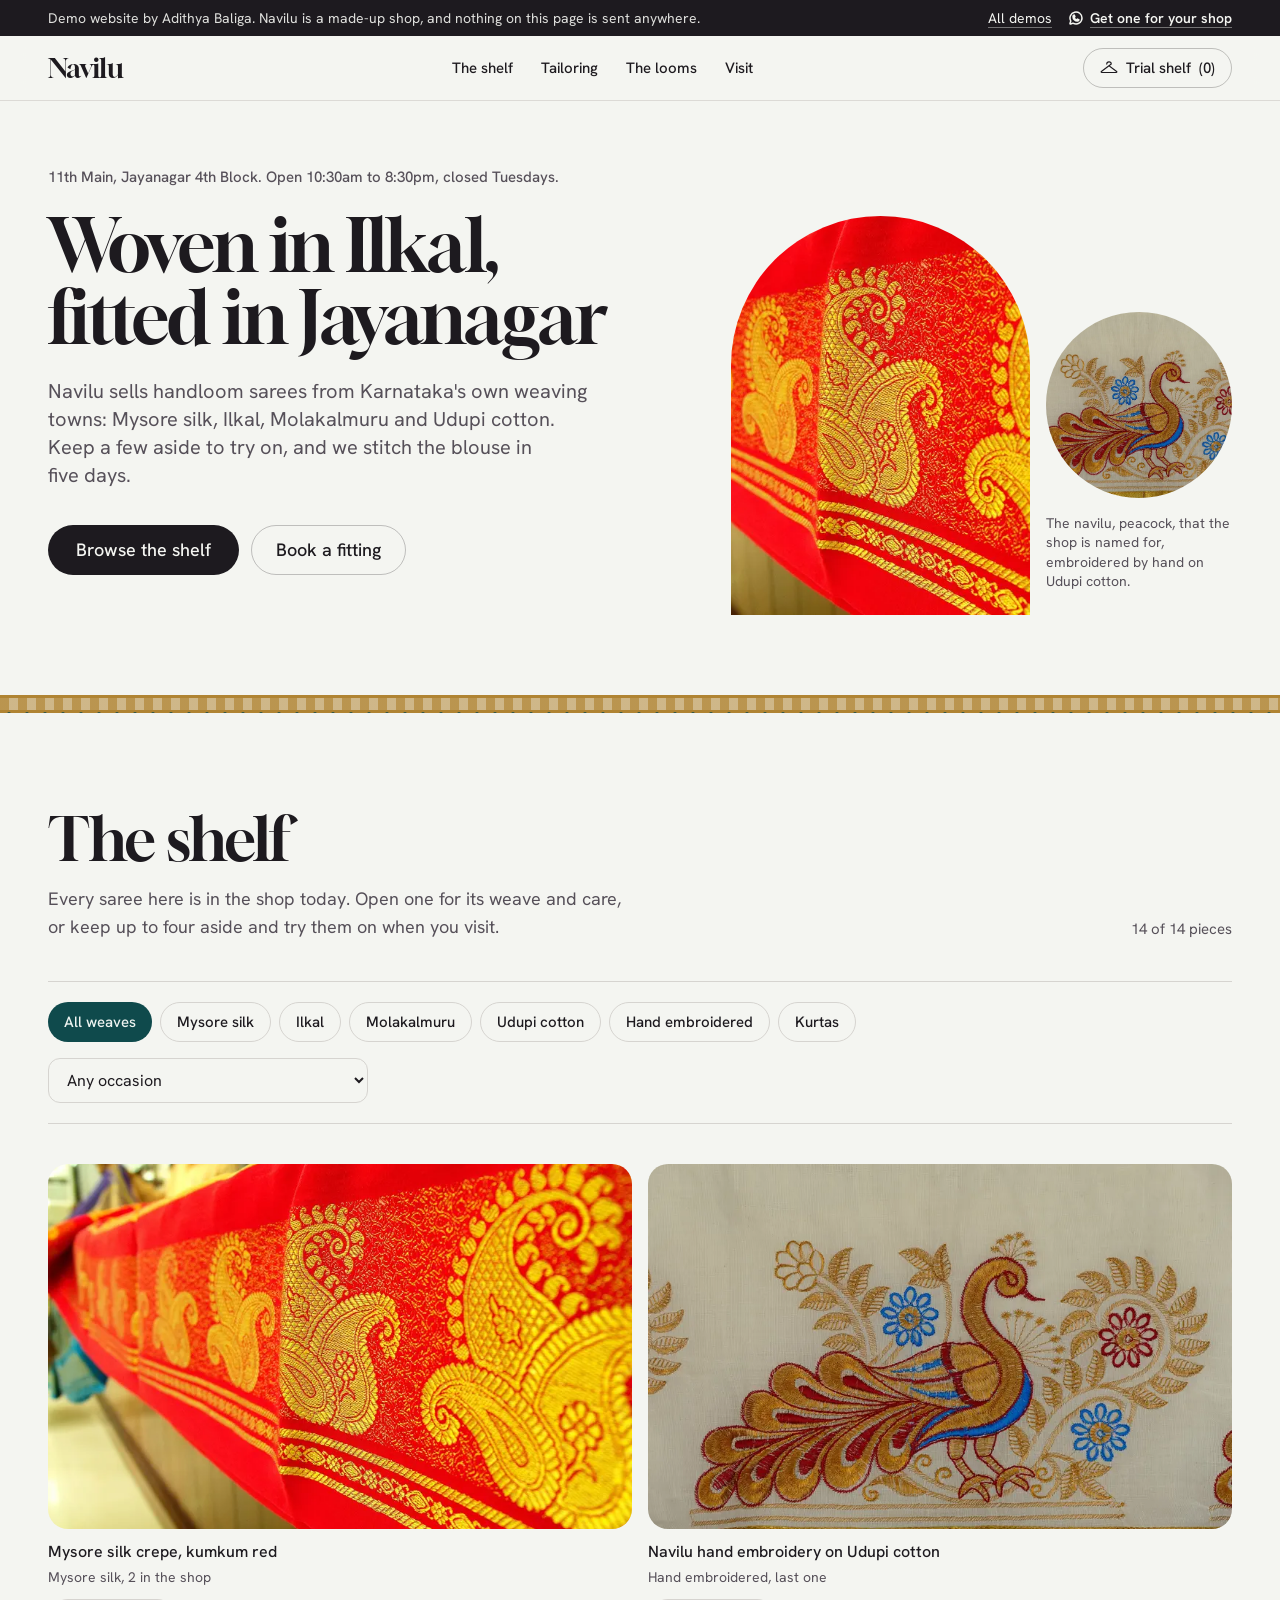
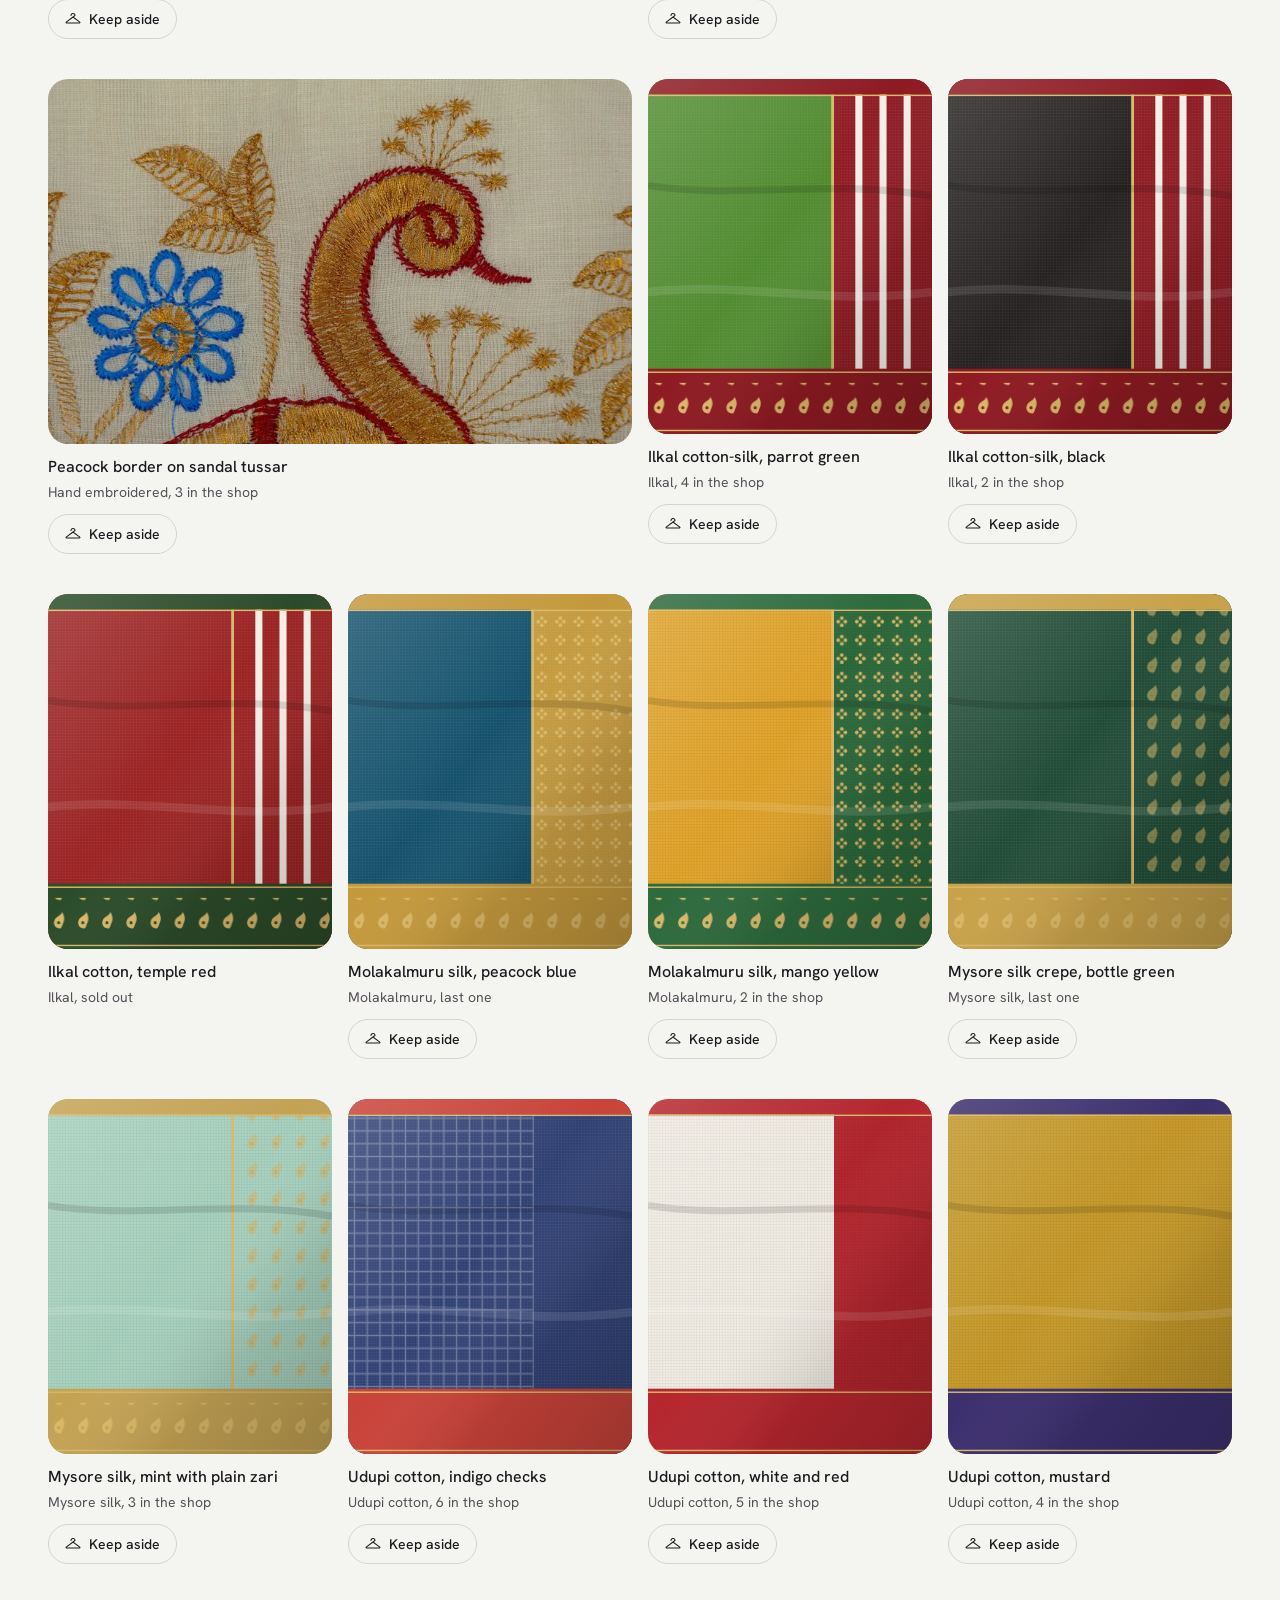
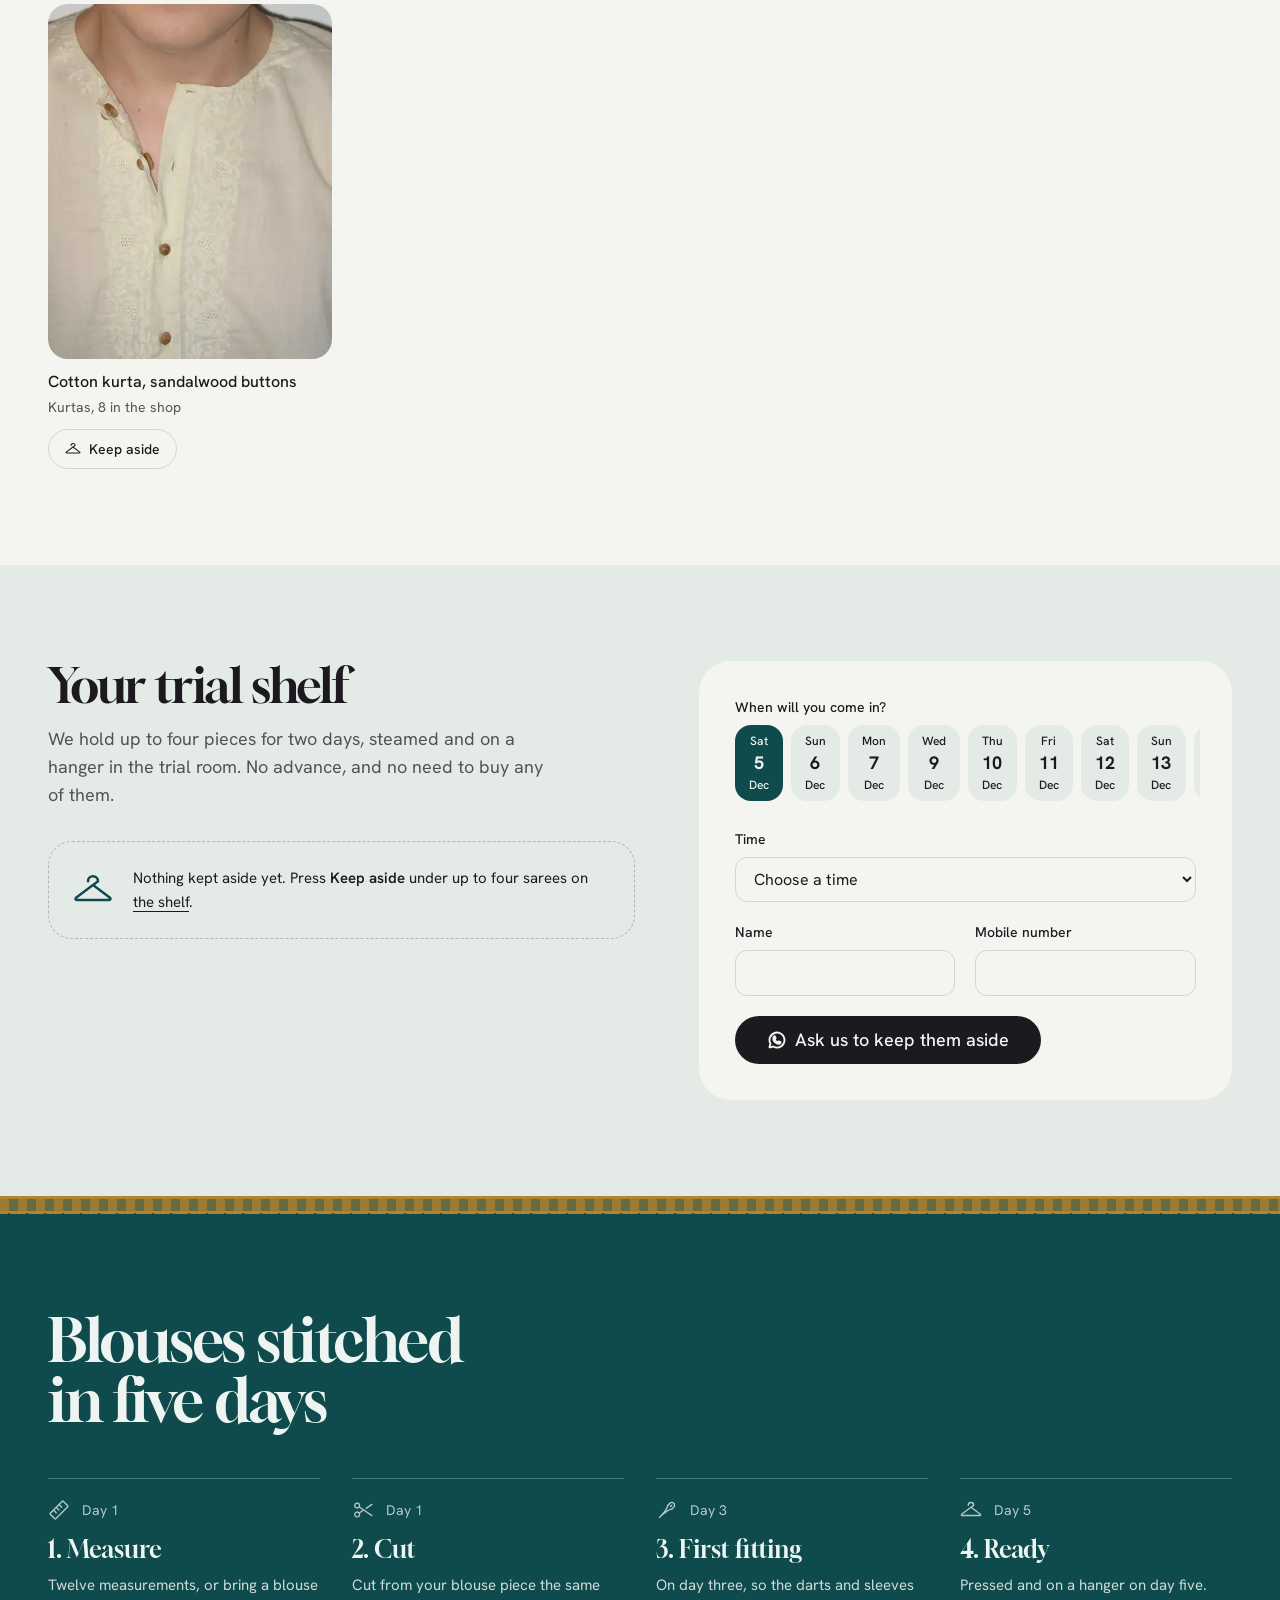
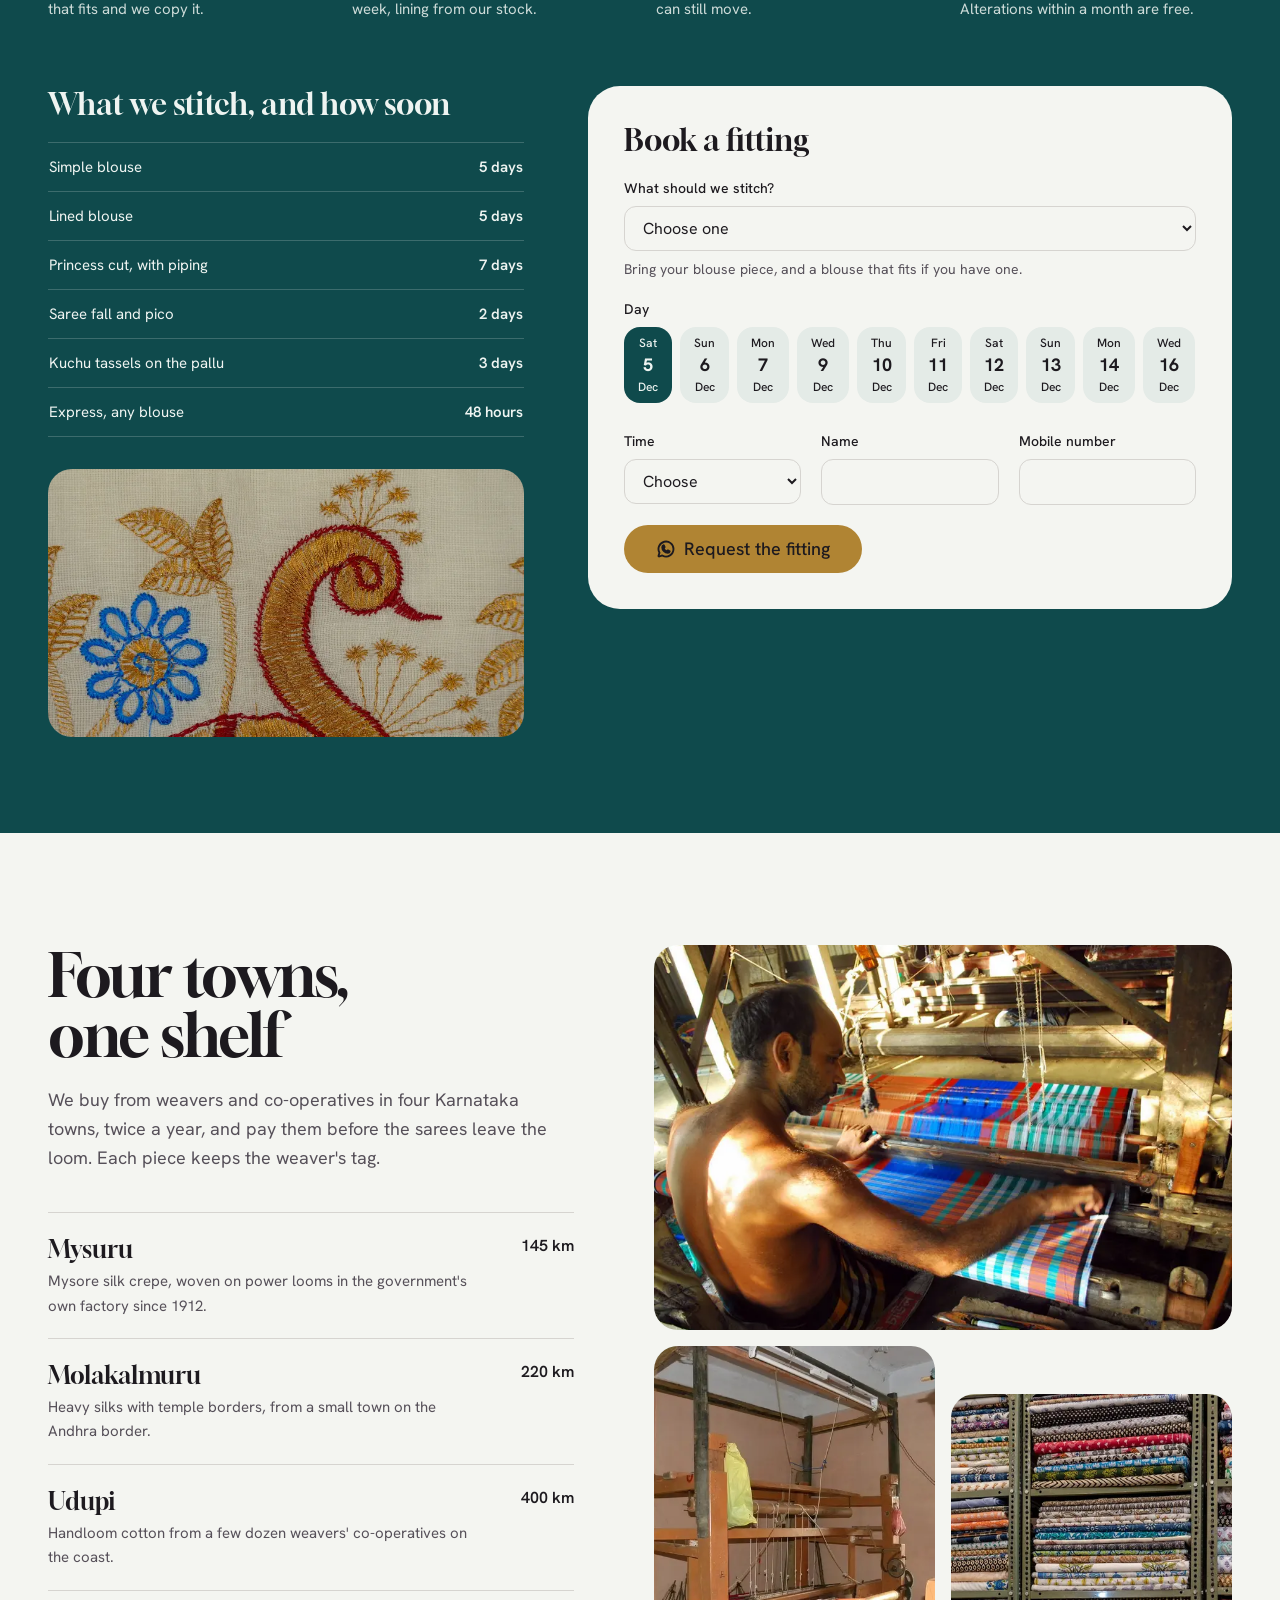
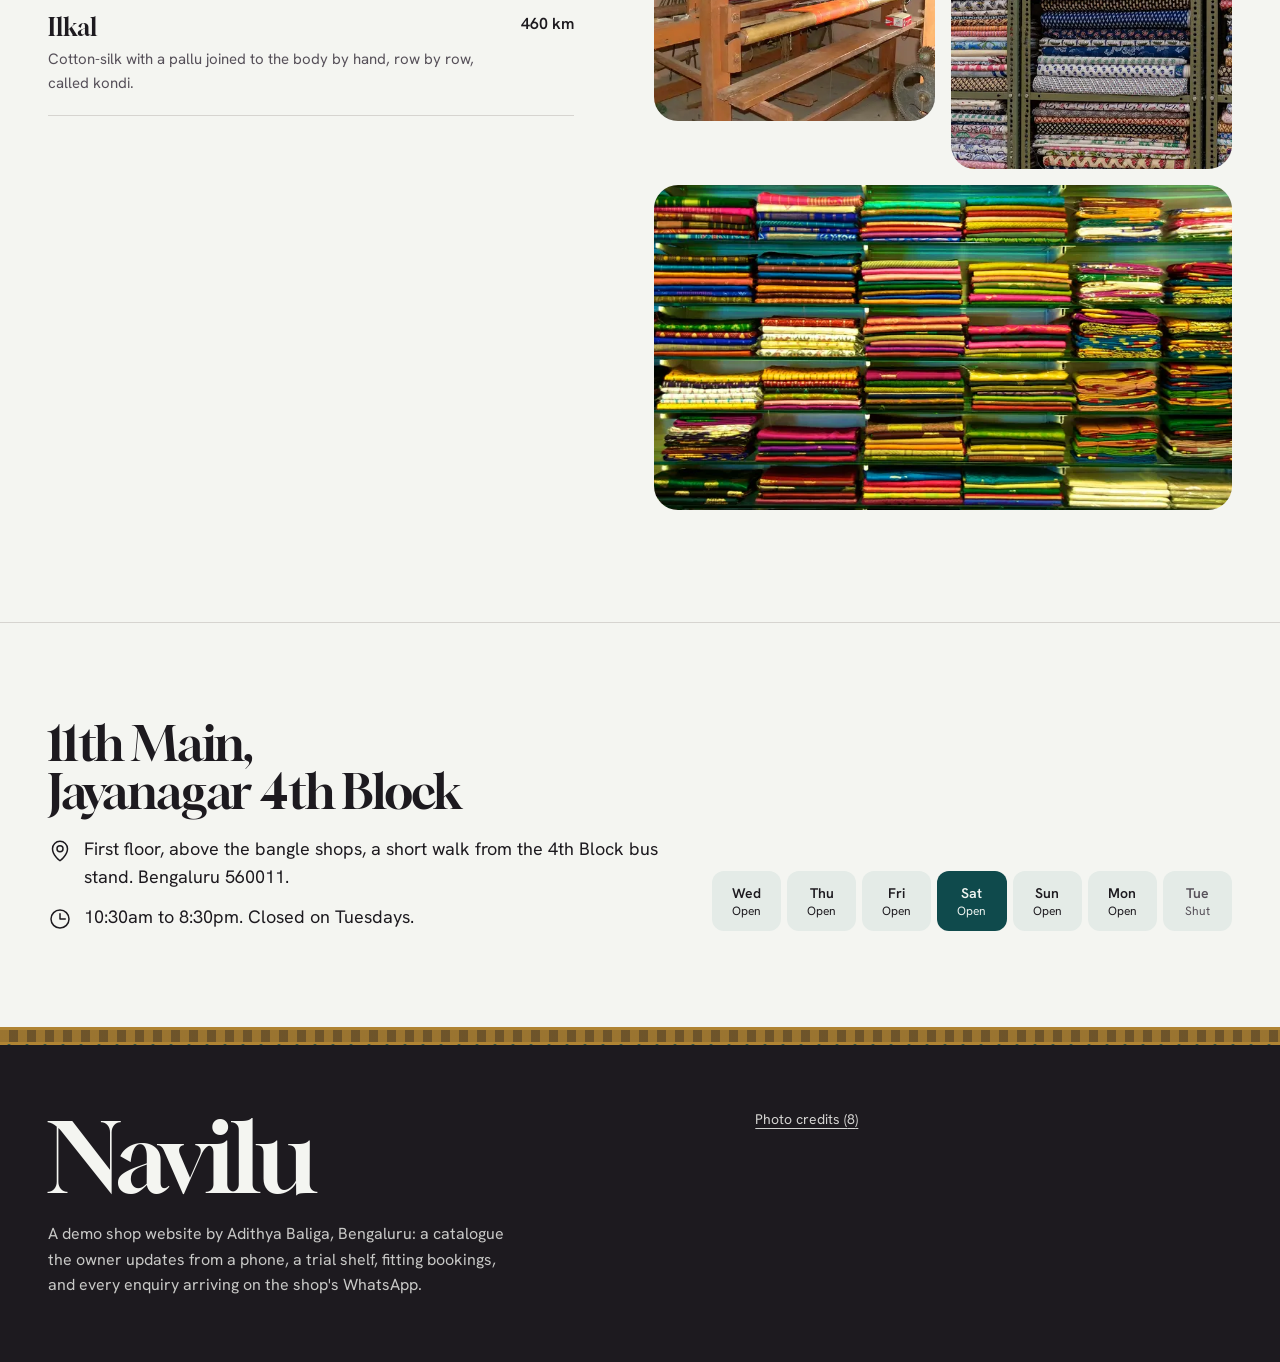
<file: demos/navilu-boutique/index.html>
<!doctype html>
<html lang="en">
  <head>
    <meta charset="UTF-8" />
    <meta name="viewport" content="width=device-width, initial-scale=1.0" />
    <title>Navilu, sarees in Jayanagar (demo)</title>
    <meta name="description" content="A demo saree shop website: Karnataka's handloom sarees with filters, a trial shelf and blouse fitting bookings." />
    <meta name="theme-color" content="#0f4a4c" />
    <link rel="icon" href="data:image/svg+xml,%3Csvg xmlns='http://www.w3.org/2000/svg' viewBox='0 0 32 32'%3E%3Ccircle cx='16' cy='16' r='14' fill='%230f4a4c'/%3E%3Ccircle cx='16' cy='16' r='6' fill='%23b08433'/%3E%3C/svg%3E" />
    <script type="module" crossorigin src="/demos/assets/navilu-boutique-DcVZ_hbQ.js"></script>
    <link rel="modulepreload" crossorigin href="/demos/assets/ui-DdFfaUIv.js">
    <link rel="modulepreload" crossorigin href="/demos/assets/Clock.es-B9udlbNT.js">
    <link rel="modulepreload" crossorigin href="/demos/assets/MapPin.es-BxOvV_2J.js">
    <link rel="modulepreload" crossorigin href="/demos/assets/Scissors.es-BfaaD6d3.js">
    <link rel="modulepreload" crossorigin href="/demos/assets/useJson-D0IW5A2u.js">
    <link rel="modulepreload" crossorigin href="/demos/assets/index-C4WPkD8a.js">
    <link rel="stylesheet" crossorigin href="/demos/assets/ui-DxOj4oFh.css">
    <link rel="stylesheet" crossorigin href="/demos/assets/navilu-boutique-CmA4SyTS.css">
  </head>
  <body>
    <div id="root"></div>
  </body>
</html>
</file>
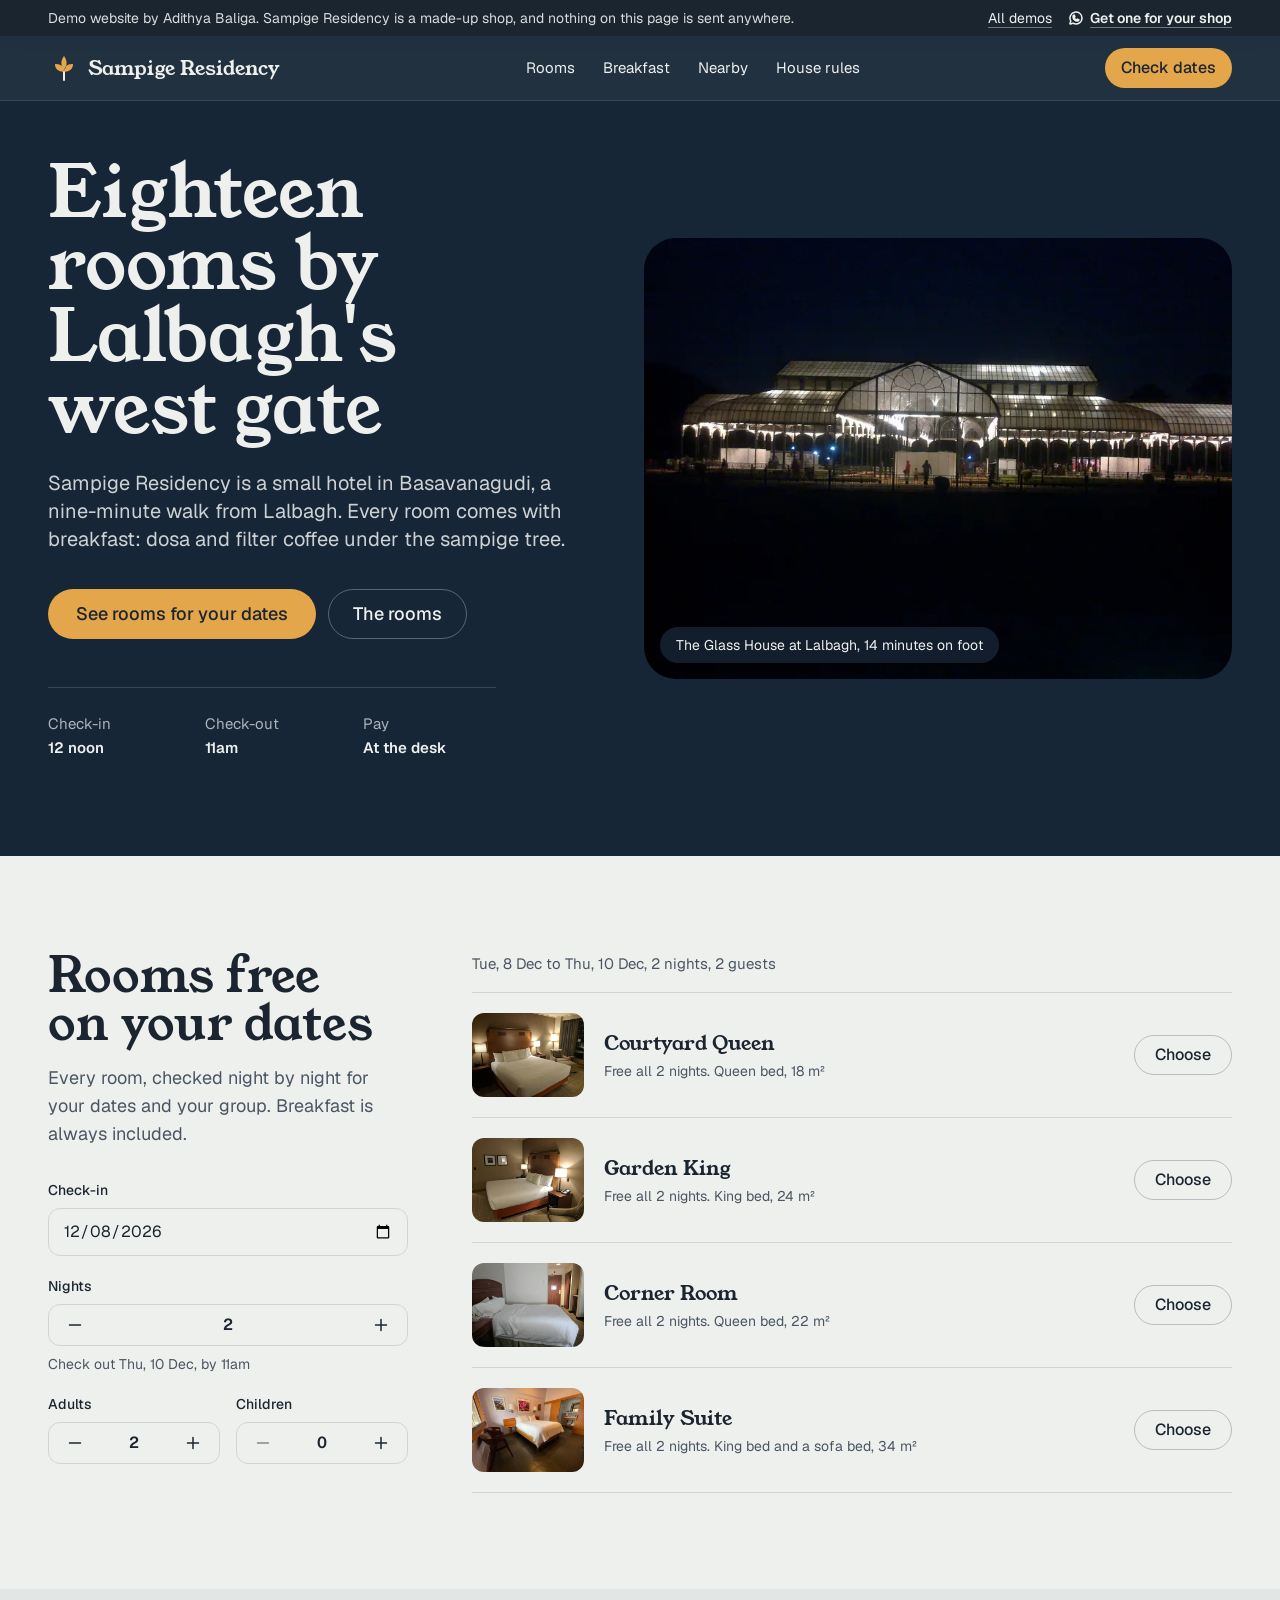
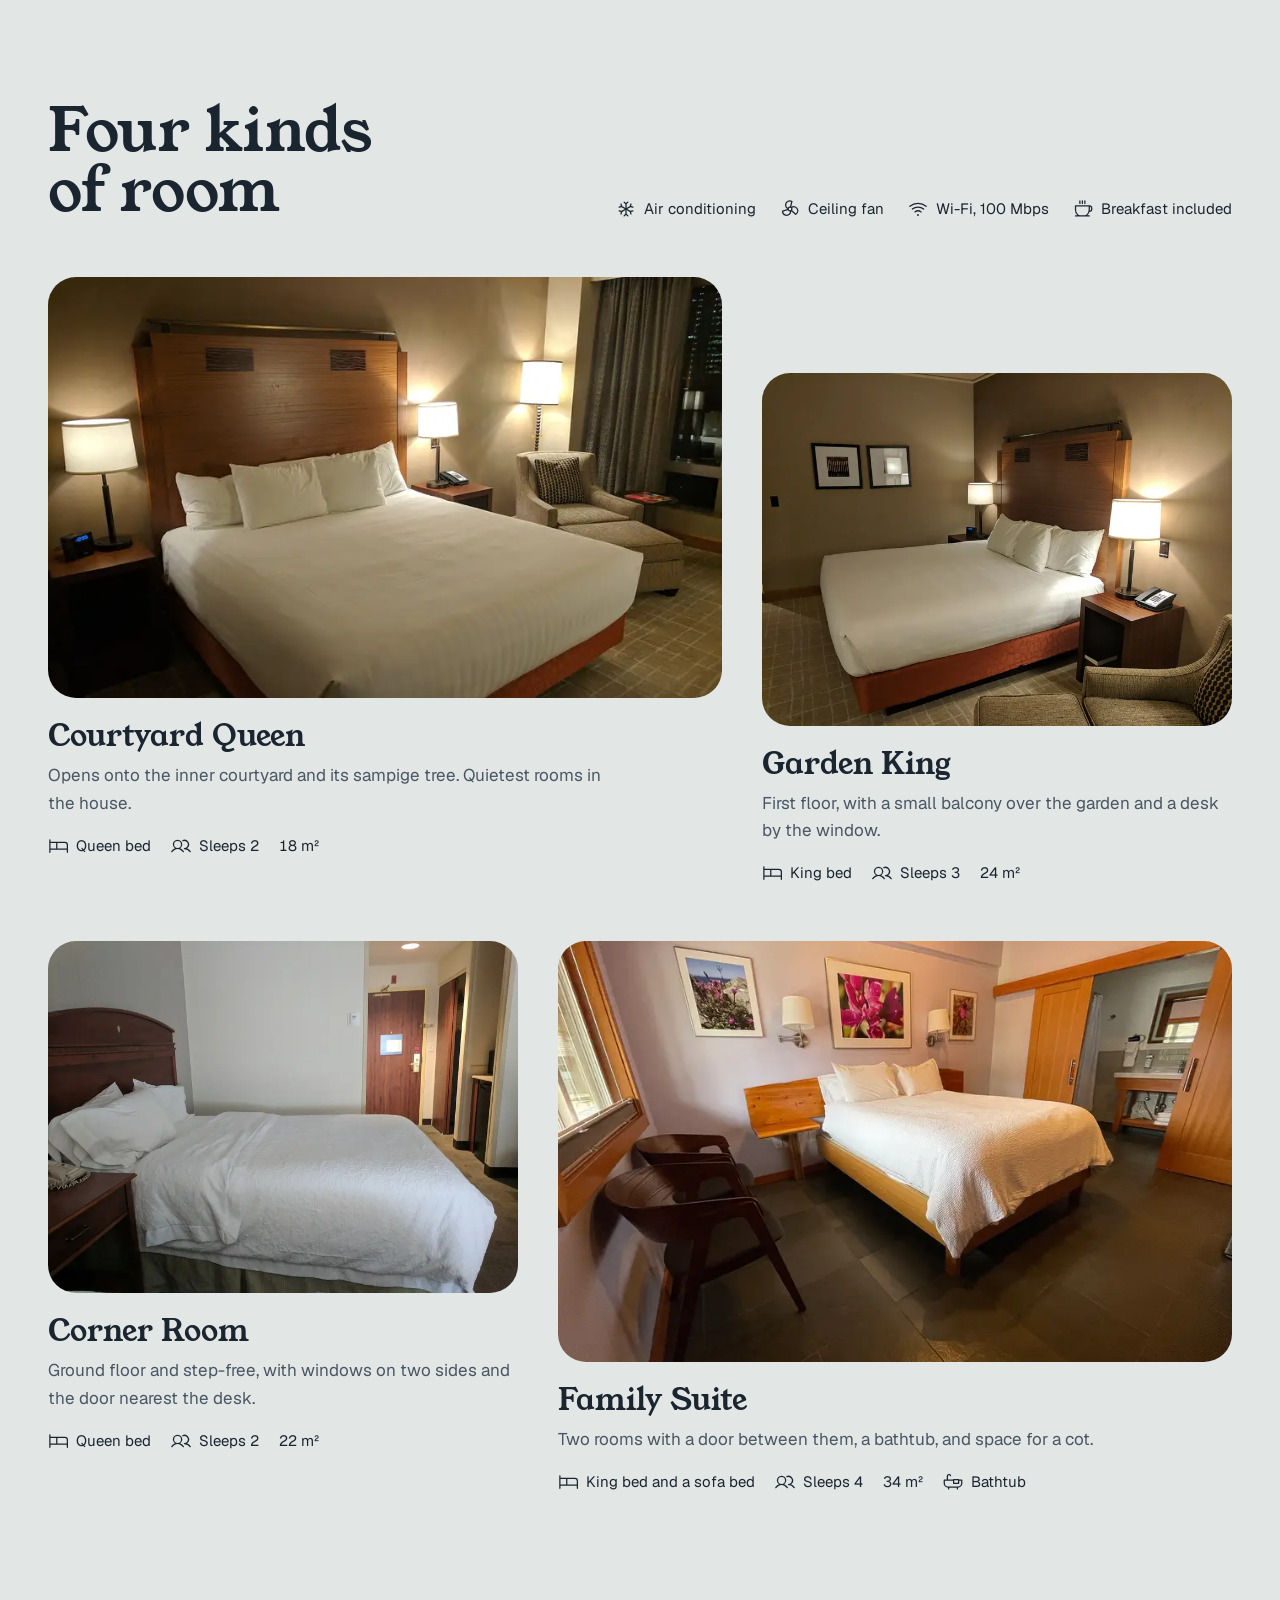
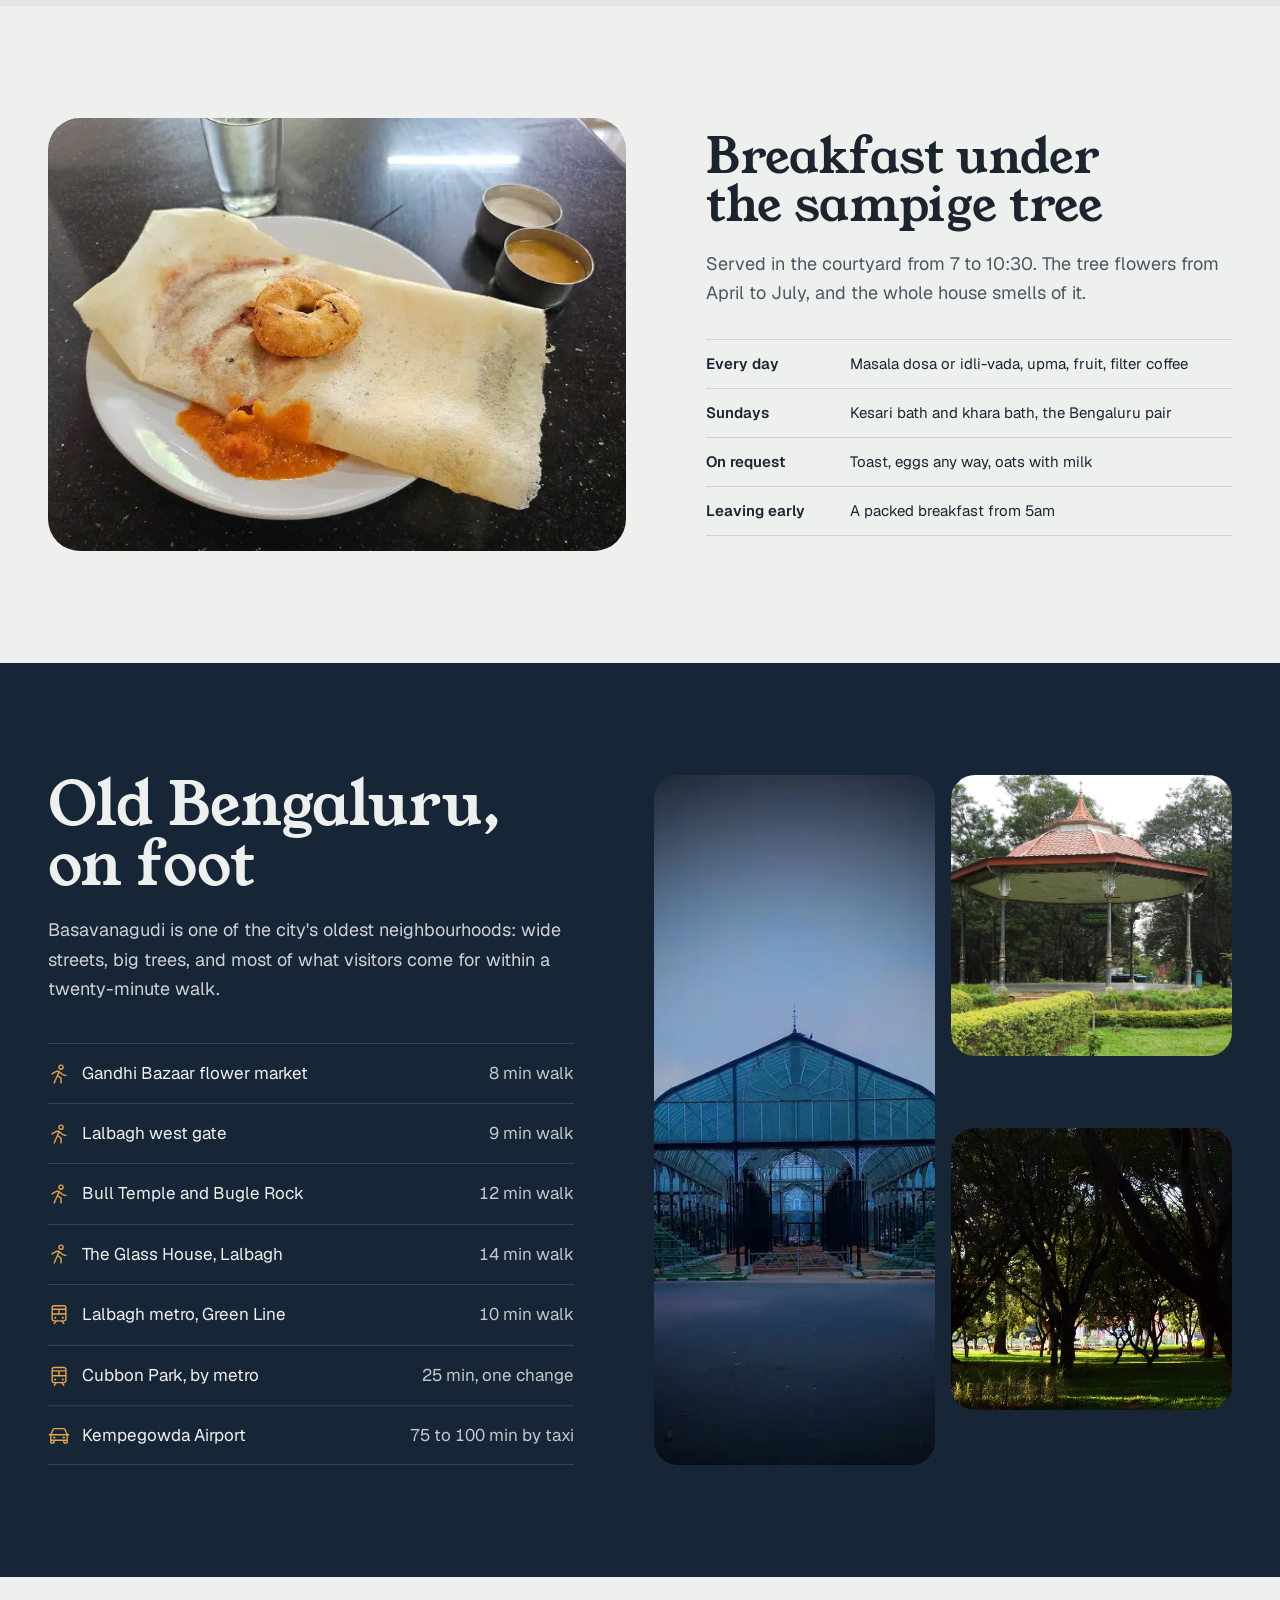
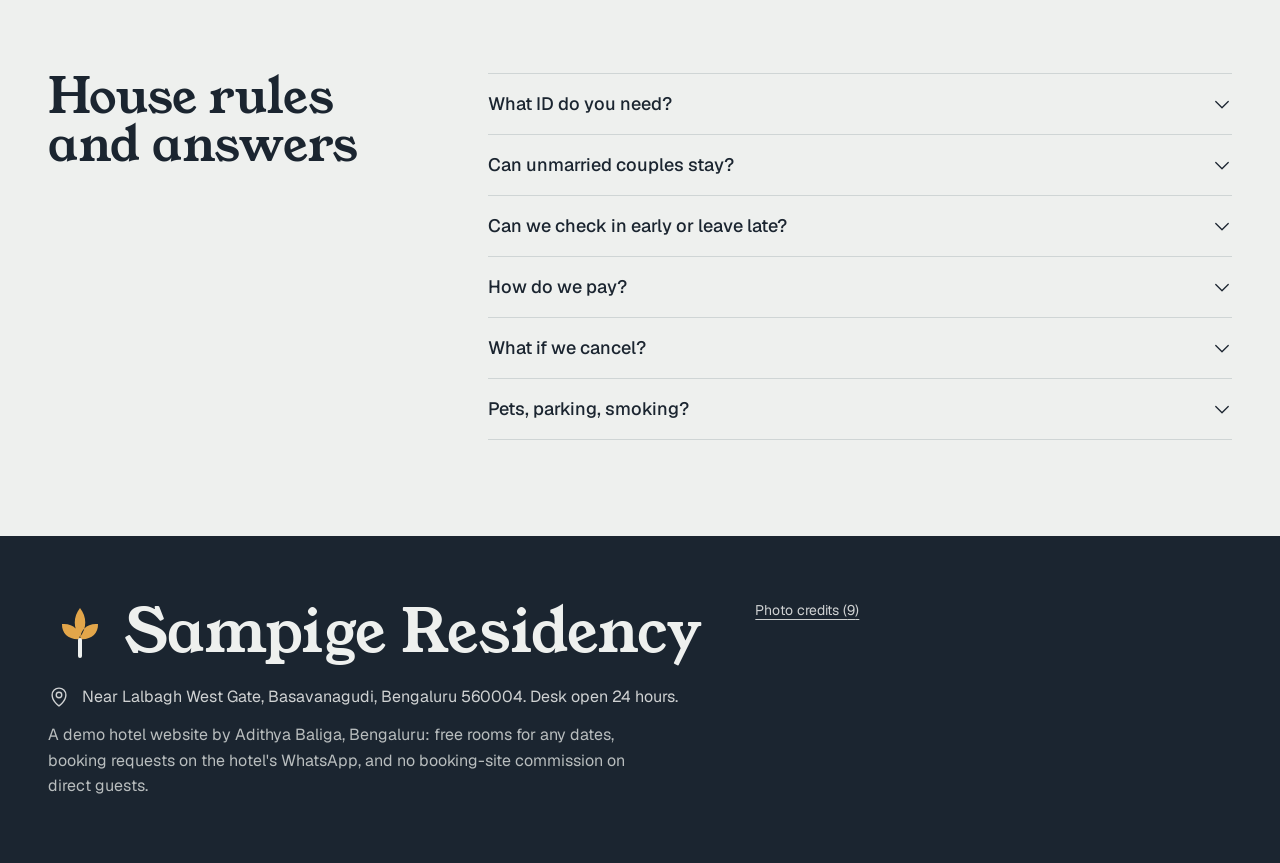
<file: demos/sampige-residency/index.html>
<!doctype html>
<html lang="en">
  <head>
    <meta charset="UTF-8" />
    <meta name="viewport" content="width=device-width, initial-scale=1.0" />
    <title>Sampige Residency, Basavanagudi (demo)</title>
    <meta name="description" content="A demo hotel website: eighteen rooms near Lalbagh, free rooms for your dates, rooms, breakfast and what's nearby." />
    <meta name="theme-color" content="#172636" />
    <link rel="icon" href="data:image/svg+xml,%3Csvg xmlns='http://www.w3.org/2000/svg' viewBox='0 0 32 32'%3E%3Crect width='32' height='32' rx='8' fill='%23172636'/%3E%3Cpath d='M16 6c3 4 3 9 0 13-3-4-3-9 0-13zM9 13c5 0 8 3 7 7-5 0-8-3-7-7zM23 13c-5 0-8 3-7 7 5 0 8-3 7-7z' fill='%23e3a64a'/%3E%3C/svg%3E" />
    <script type="module" crossorigin src="/demos/assets/sampige-residency-BXoPEKJH.js"></script>
    <link rel="modulepreload" crossorigin href="/demos/assets/ui-DdFfaUIv.js">
    <link rel="modulepreload" crossorigin href="/demos/assets/CaretDown.es-pE_8DTeK.js">
    <link rel="modulepreload" crossorigin href="/demos/assets/MapPin.es-BxOvV_2J.js">
    <link rel="modulepreload" crossorigin href="/demos/assets/Users.es-DehCM3F5.js">
    <link rel="modulepreload" crossorigin href="/demos/assets/Plus.es-Bgeg8Tlm.js">
    <link rel="modulepreload" crossorigin href="/demos/assets/useJson-D0IW5A2u.js">
    <link rel="modulepreload" crossorigin href="/demos/assets/index-C4WPkD8a.js">
    <link rel="stylesheet" crossorigin href="/demos/assets/ui-DxOj4oFh.css">
    <link rel="stylesheet" crossorigin href="/demos/assets/sampige-residency-8YPucx3R.css">
  </head>
  <body>
    <div id="root"></div>
  </body>
</html>
</file>
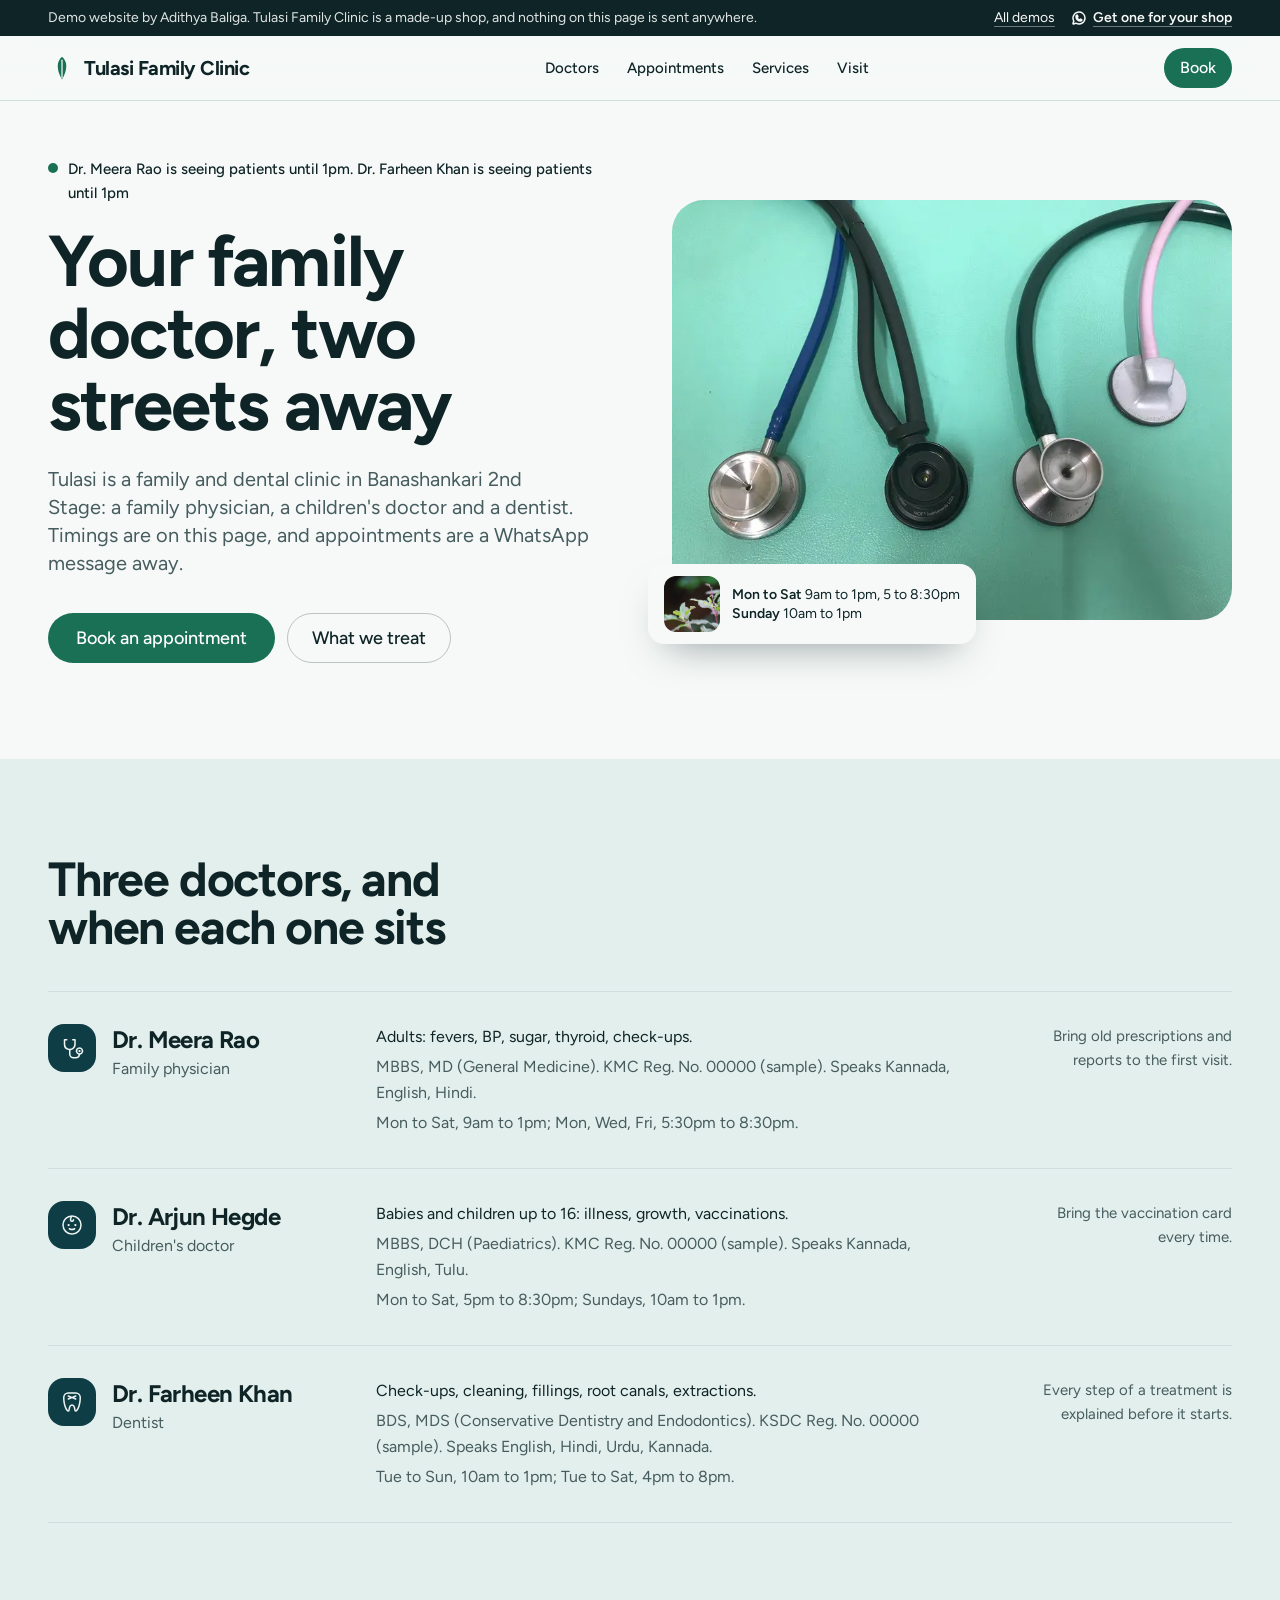
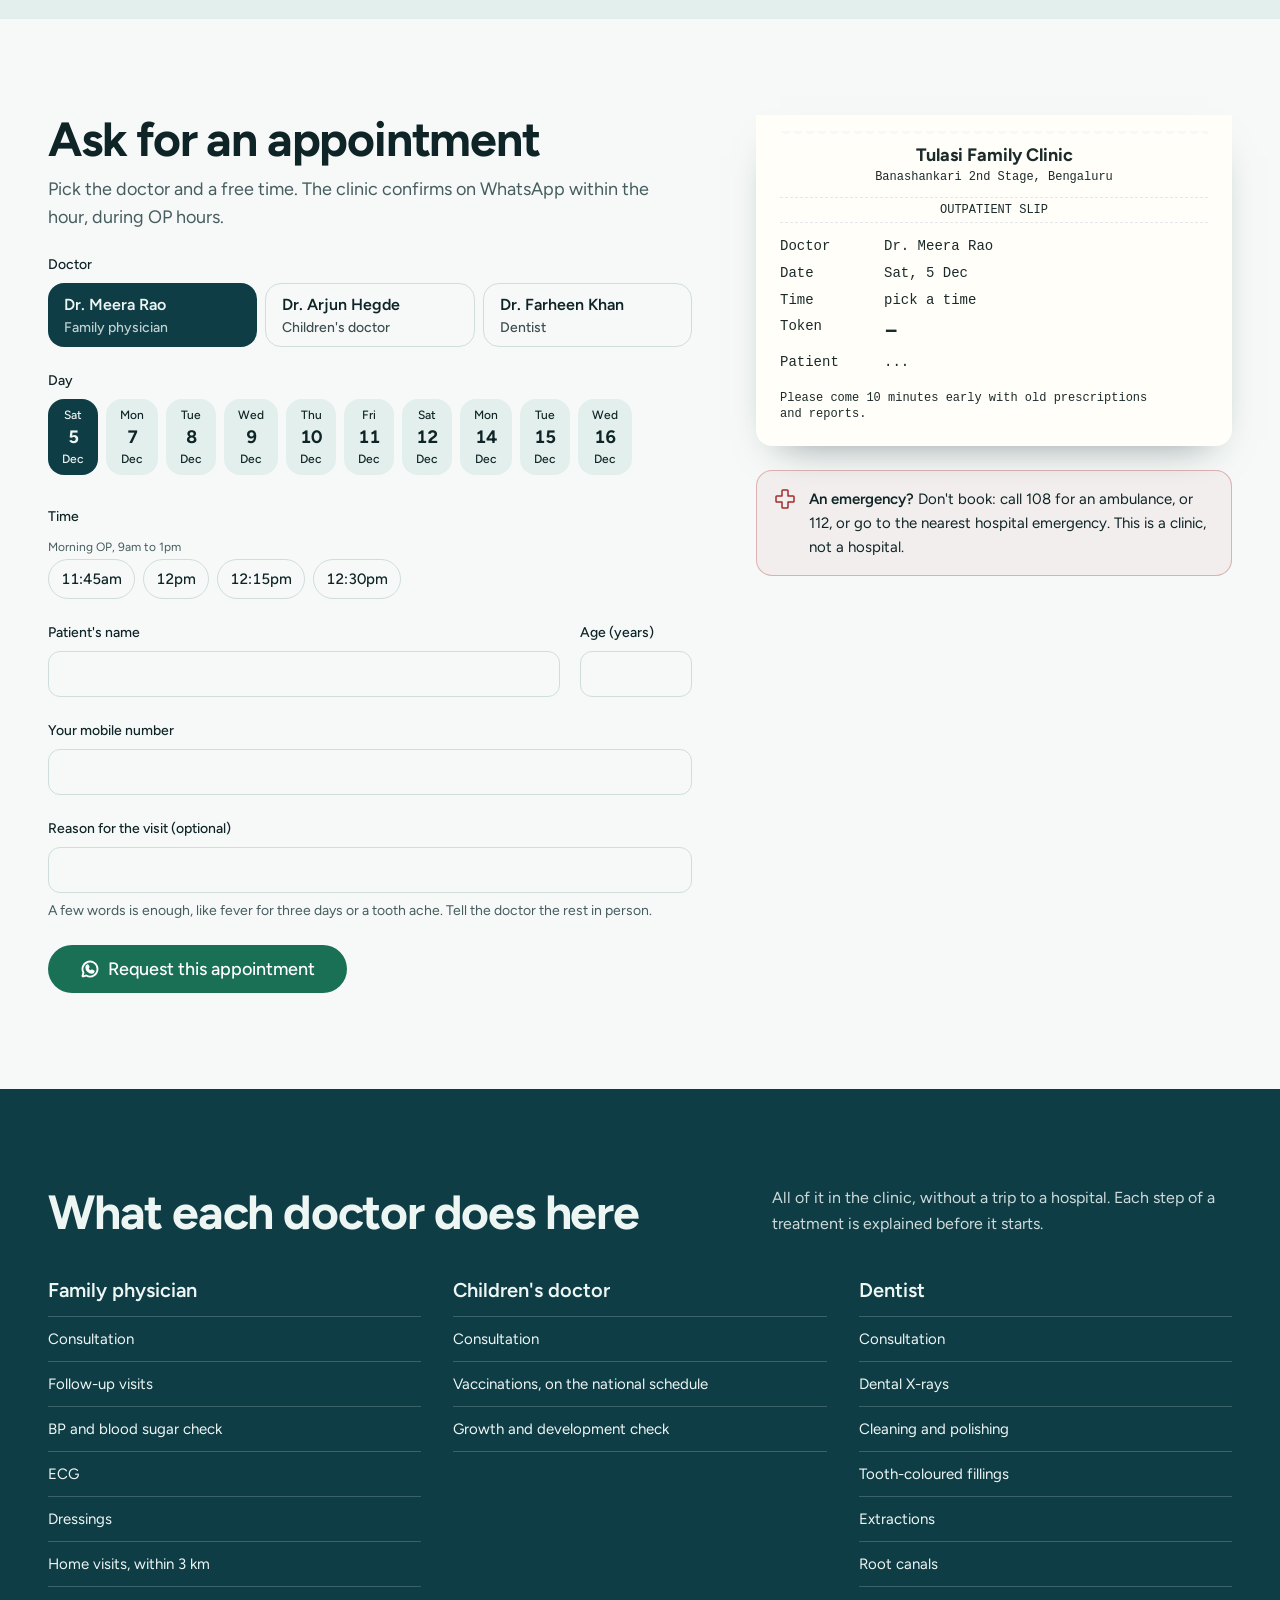
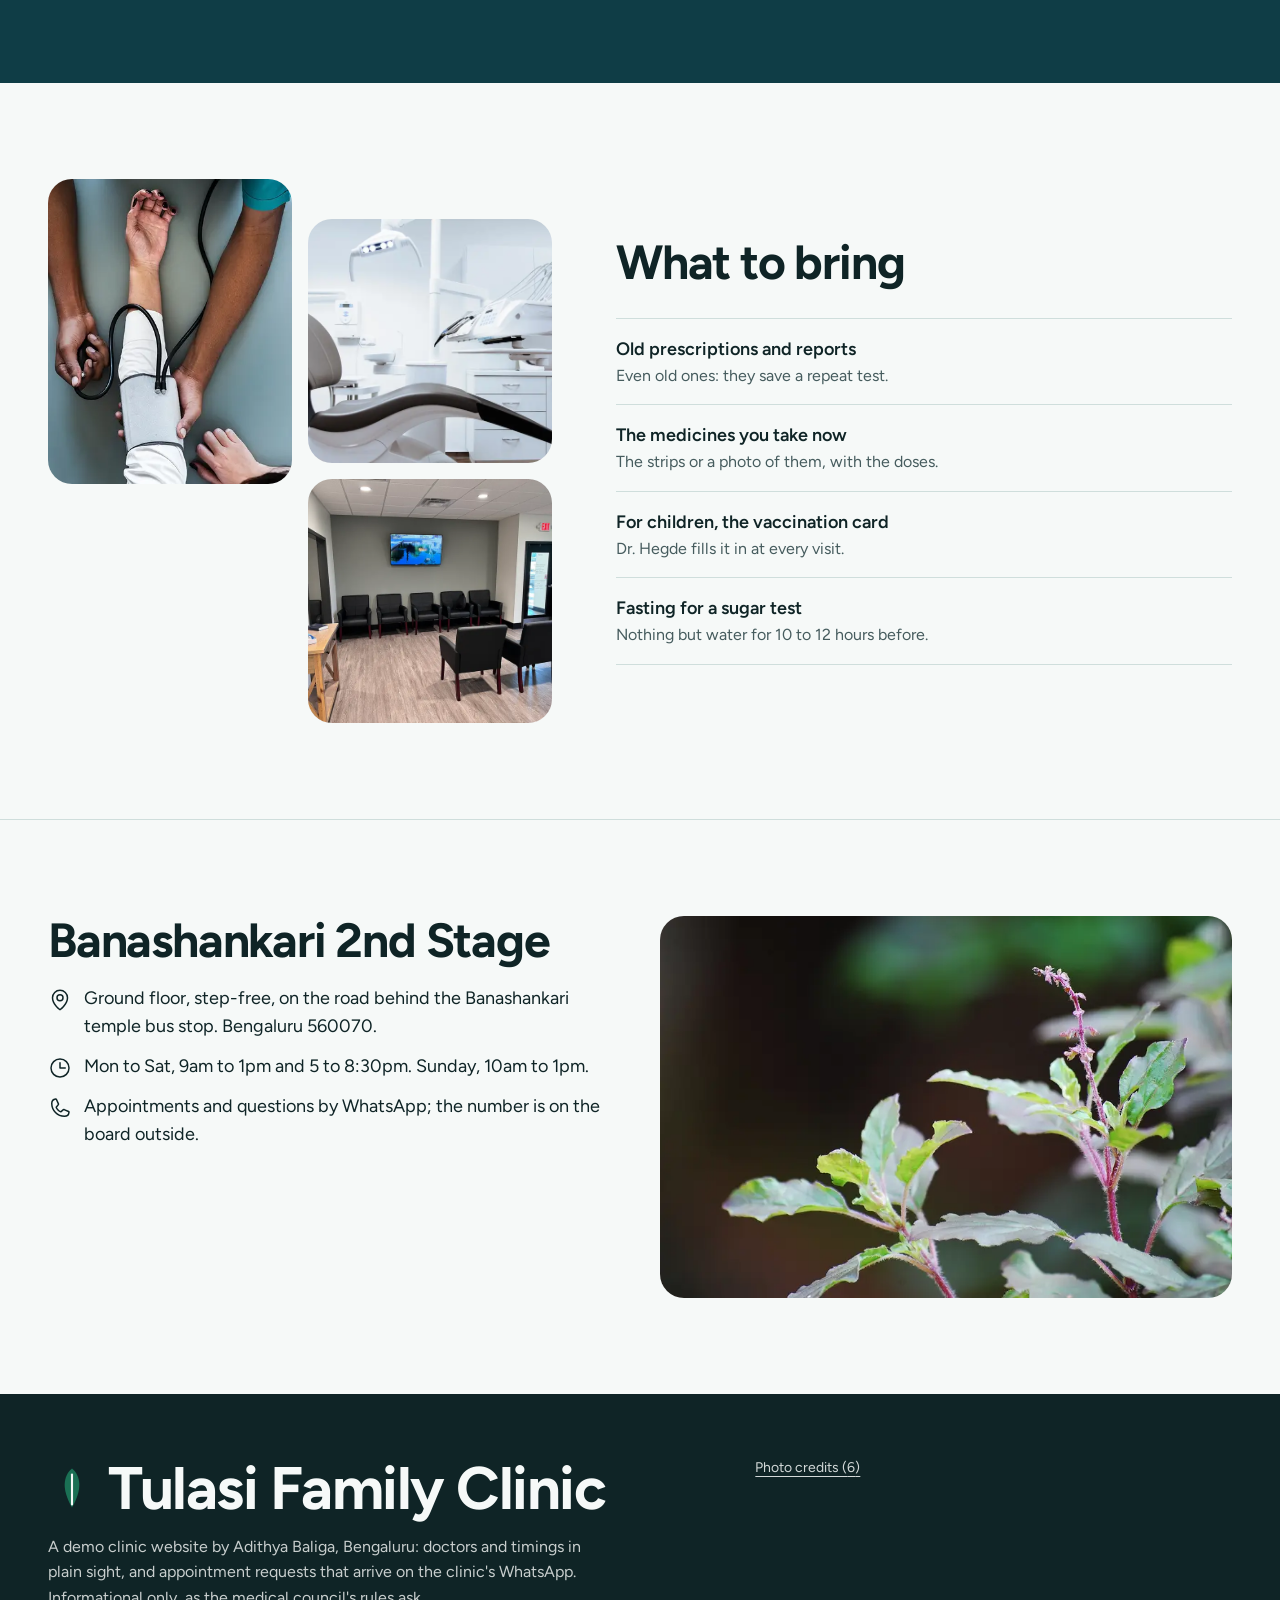
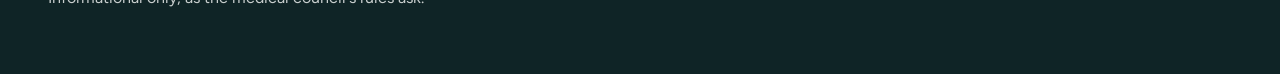
<file: demos/tulasi-clinic/index.html>
<!doctype html>
<html lang="en">
  <head>
    <meta charset="UTF-8" />
    <meta name="viewport" content="width=device-width, initial-scale=1.0" />
    <title>Tulasi Family Clinic, Banashankari (demo)</title>
    <meta name="description" content="A demo clinic website: doctors and timings in plain sight, and appointment requests with an OP slip." />
    <meta name="theme-color" content="#0f3d46" />
    <link rel="icon" href="data:image/svg+xml,%3Csvg xmlns='http://www.w3.org/2000/svg' viewBox='0 0 32 32'%3E%3Crect width='32' height='32' rx='8' fill='%230f3d46'/%3E%3Cpath d='M16 6c5 4 6 12 0 20C10 18 11 10 16 6z' fill='%233fa37a'/%3E%3C/svg%3E" />
    <script type="module" crossorigin src="/demos/assets/tulasi-clinic-B1IXoPZZ.js"></script>
    <link rel="modulepreload" crossorigin href="/demos/assets/ui-DdFfaUIv.js">
    <link rel="modulepreload" crossorigin href="/demos/assets/Clock.es-B9udlbNT.js">
    <link rel="modulepreload" crossorigin href="/demos/assets/FirstAid.es-BGQdNZiz.js">
    <link rel="modulepreload" crossorigin href="/demos/assets/MapPin.es-BxOvV_2J.js">
    <link rel="modulepreload" crossorigin href="/demos/assets/useJson-D0IW5A2u.js">
    <link rel="stylesheet" crossorigin href="/demos/assets/ui-DxOj4oFh.css">
    <link rel="stylesheet" crossorigin href="/demos/assets/tulasi-clinic-BrJKXX8H.css">
  </head>
  <body>
    <div id="root"></div>
  </body>
</html>
</file>
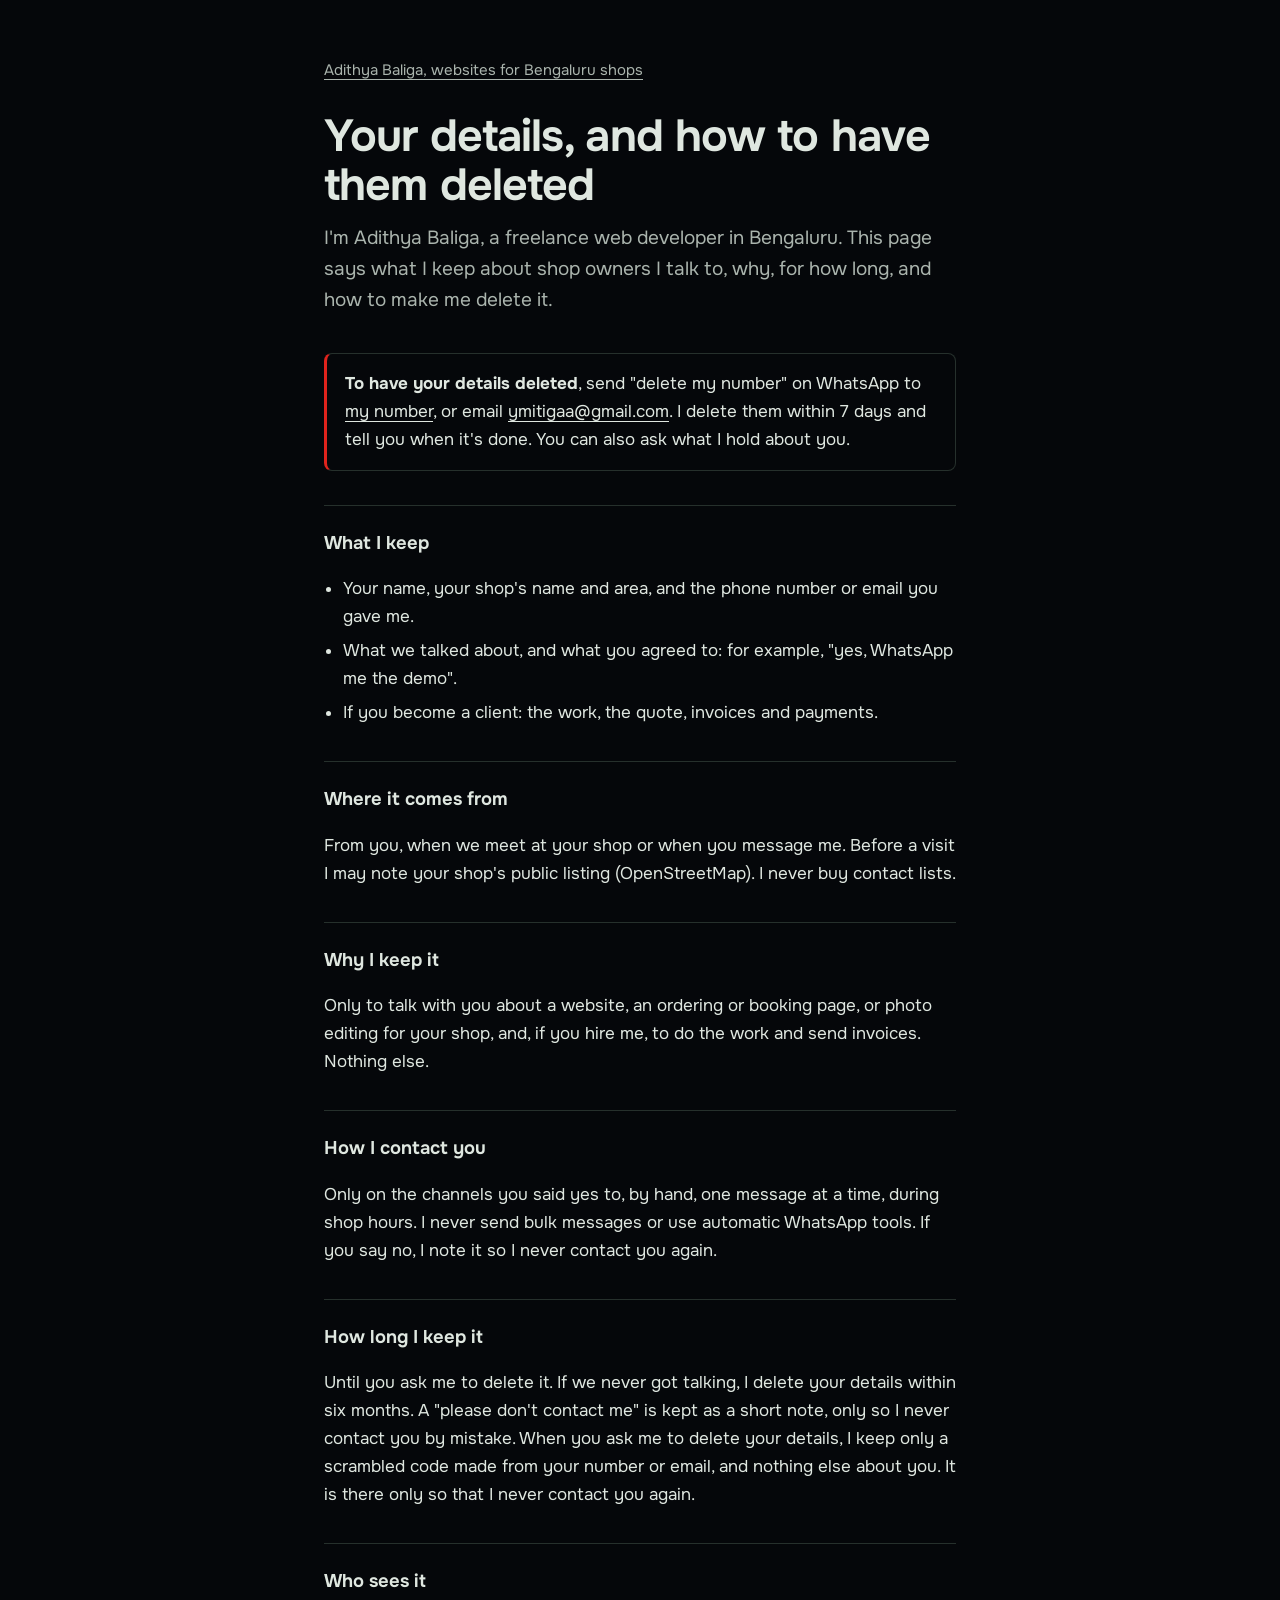
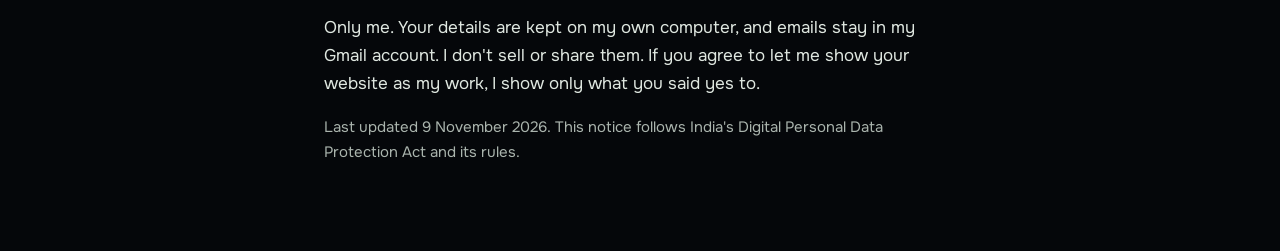
<file: privacy.html>
<!doctype html>
<html lang="en">
<head>
<meta charset="utf-8">
<meta name="viewport" content="width=device-width, initial-scale=1">
<title>Privacy: your details and how to have them deleted</title>
<meta name="description" content="What Adithya Baliga, a freelance web developer in Bengaluru, keeps about shop owners he talks to, why, for how long, and how to have it deleted.">
<meta name="theme-color" content="#05070a">
<style>
@font-face{ font-family:'Onest'; font-style:normal; font-weight:100 900; font-display:swap; src:url(fonts/onest-latin-variable.woff2) format('woff2'); }
:root{ --ink:#05070a; --bone:#dfe7e0; --bone-dim:#aab4ad; --line:#26302c; --vermilion:#e0231c; }
*{ box-sizing:border-box; }
body{ margin:0; background:var(--ink); color:var(--bone); font:17px/1.65 'Onest', system-ui, -apple-system, 'Segoe UI', sans-serif; }
main{ max-width:42rem; margin:0 auto; padding:56px 20px 72px; }
a{ color:var(--bone); text-underline-offset:4px; }
a:focus-visible{ outline:2px solid var(--vermilion); outline-offset:3px; border-radius:3px; }
.back{ font-size:15px; color:var(--bone-dim); }
h1{ font-size:clamp(2rem, 5vw, 2.8rem); line-height:1.1; font-weight:650; letter-spacing:-0.02em; margin:28px 0 12px; }
.lede{ color:var(--bone-dim); font-size:19px; margin:0 0 36px; }
h2{ font-size:1.15rem; font-weight:650; margin:34px 0 8px; padding-top:22px; border-top:1px solid var(--line); }
p, li{ max-width:62ch; }
ul{ padding-left:1.2rem; }
li{ margin:6px 0; }
.ask{ border:1px solid var(--line); border-left:3px solid var(--vermilion); border-radius:8px; padding:16px 18px; margin:28px 0; }
.small{ color:var(--bone-dim); font-size:15px; }
</style>
</head>
<body>
<main>
  <a class="back" href="./">Adithya Baliga, websites for Bengaluru shops</a>
  <h1>Your details, and how to have them deleted</h1>
  <p class="lede">I'm Adithya Baliga, a freelance web developer in Bengaluru. This page says what I keep about shop owners
    I talk to, why, for how long, and how to make me delete it.</p>

  <div class="ask">
    <strong>To have your details deleted</strong>, send "delete my number" on WhatsApp to
    <a data-whatsapp href="mailto:ymitigaa@gmail.com?subject=Delete%20my%20details">my number</a>, or email
    <a href="mailto:ymitigaa@gmail.com?subject=Delete%20my%20details">ymitigaa@gmail.com</a>. I delete them within 7 days
    and tell you when it's done. You can also ask what I hold about you.
  </div>

  <h2>What I keep</h2>
  <ul>
    <li>Your name, your shop's name and area, and the phone number or email you gave me.</li>
    <li>What we talked about, and what you agreed to: for example, "yes, WhatsApp me the demo".</li>
    <li>If you become a client: the work, the quote, invoices and payments.</li>
  </ul>

  <h2>Where it comes from</h2>
  <p>From you, when we meet at your shop or when you message me. Before a visit I may note your shop's public listing
    (OpenStreetMap). I never buy contact lists.</p>

  <h2>Why I keep it</h2>
  <p>Only to talk with you about a website, an ordering or booking page, or photo editing for your shop, and, if you
    hire me, to do the work and send invoices. Nothing else.</p>

  <h2>How I contact you</h2>
  <p>Only on the channels you said yes to, by hand, one message at a time, during shop hours. I never send bulk messages
    or use automatic WhatsApp tools. If you say no, I note it so I never contact you again.</p>

  <h2>How long I keep it</h2>
  <p>Until you ask me to delete it. If we never got talking, I delete your details within six months. A "please don't
    contact me" is kept as a short note, only so I never contact you by mistake. When you ask me to delete your
    details, I keep only a scrambled code made from your number or email, and nothing else about you. It is there
    only so that I never contact you again.</p>

  <h2>Who sees it</h2>
  <p>Only me. Your details are kept on my own computer, and emails stay in my Gmail account. I don't sell or share them.
    If you agree to let me show your website as my work, I show only what you said yes to.</p>

  <p class="small">Last updated 9 November 2026. This notice follows India's Digital Personal Data Protection Act and its rules.</p>
</main>
<script src="site.config.js"></script>
<script>
  // The WhatsApp link uses the same number as the rest of the site (site.config.js); without one it stays an email link.
  if (window.SITE && window.SITE.whatsapp) {
    for (const a of document.querySelectorAll('[data-whatsapp]')) {
      a.href = 'https://wa.me/' + window.SITE.whatsapp + '?text=' + encodeURIComponent('Please delete my number');
    }
  }
</script>
</body>
</html>
</file>
<file: demos/assets/ui-DxOj4oFh.css>
*,:before,:after{--tw-border-spacing-x: 0;--tw-border-spacing-y: 0;--tw-translate-x: 0;--tw-translate-y: 0;--tw-rotate: 0;--tw-skew-x: 0;--tw-skew-y: 0;--tw-scale-x: 1;--tw-scale-y: 1;--tw-pan-x: ;--tw-pan-y: ;--tw-pinch-zoom: ;--tw-scroll-snap-strictness: proximity;--tw-gradient-from-position: ;--tw-gradient-via-position: ;--tw-gradient-to-position: ;--tw-ordinal: ;--tw-slashed-zero: ;--tw-numeric-figure: ;--tw-numeric-spacing: ;--tw-numeric-fraction: ;--tw-ring-inset: ;--tw-ring-offset-width: 0px;--tw-ring-offset-color: #fff;--tw-ring-color: rgb(59 130 246 / .5);--tw-ring-offset-shadow: 0 0 #0000;--tw-ring-shadow: 0 0 #0000;--tw-shadow: 0 0 #0000;--tw-shadow-colored: 0 0 #0000;--tw-blur: ;--tw-brightness: ;--tw-contrast: ;--tw-grayscale: ;--tw-hue-rotate: ;--tw-invert: ;--tw-saturate: ;--tw-sepia: ;--tw-drop-shadow: ;--tw-backdrop-blur: ;--tw-backdrop-brightness: ;--tw-backdrop-contrast: ;--tw-backdrop-grayscale: ;--tw-backdrop-hue-rotate: ;--tw-backdrop-invert: ;--tw-backdrop-opacity: ;--tw-backdrop-saturate: ;--tw-backdrop-sepia: ;--tw-contain-size: ;--tw-contain-layout: ;--tw-contain-paint: ;--tw-contain-style: }::backdrop{--tw-border-spacing-x: 0;--tw-border-spacing-y: 0;--tw-translate-x: 0;--tw-translate-y: 0;--tw-rotate: 0;--tw-skew-x: 0;--tw-skew-y: 0;--tw-scale-x: 1;--tw-scale-y: 1;--tw-pan-x: ;--tw-pan-y: ;--tw-pinch-zoom: ;--tw-scroll-snap-strictness: proximity;--tw-gradient-from-position: ;--tw-gradient-via-position: ;--tw-gradient-to-position: ;--tw-ordinal: ;--tw-slashed-zero: ;--tw-numeric-figure: ;--tw-numeric-spacing: ;--tw-numeric-fraction: ;--tw-ring-inset: ;--tw-ring-offset-width: 0px;--tw-ring-offset-color: #fff;--tw-ring-color: rgb(59 130 246 / .5);--tw-ring-offset-shadow: 0 0 #0000;--tw-ring-shadow: 0 0 #0000;--tw-shadow: 0 0 #0000;--tw-shadow-colored: 0 0 #0000;--tw-blur: ;--tw-brightness: ;--tw-contrast: ;--tw-grayscale: ;--tw-hue-rotate: ;--tw-invert: ;--tw-saturate: ;--tw-sepia: ;--tw-drop-shadow: ;--tw-backdrop-blur: ;--tw-backdrop-brightness: ;--tw-backdrop-contrast: ;--tw-backdrop-grayscale: ;--tw-backdrop-hue-rotate: ;--tw-backdrop-invert: ;--tw-backdrop-opacity: ;--tw-backdrop-saturate: ;--tw-backdrop-sepia: ;--tw-contain-size: ;--tw-contain-layout: ;--tw-contain-paint: ;--tw-contain-style: }*,:before,:after{box-sizing:border-box;border-width:0;border-style:solid;border-color:#e5e7eb}:before,:after{--tw-content: ""}html,:host{line-height:1.5;-webkit-text-size-adjust:100%;-moz-tab-size:4;-o-tab-size:4;tab-size:4;font-family:ui-sans-serif,system-ui,sans-serif,"Apple Color Emoji","Segoe UI Emoji",Segoe UI Symbol,"Noto Color Emoji";font-feature-settings:normal;font-variation-settings:normal;-webkit-tap-highlight-color:transparent}body{margin:0;line-height:inherit}hr{height:0;color:inherit;border-top-width:1px}abbr:where([title]){-webkit-text-decoration:underline dotted;text-decoration:underline dotted}h1,h2,h3,h4,h5,h6{font-size:inherit;font-weight:inherit}a{color:inherit;text-decoration:inherit}b,strong{font-weight:bolder}code,kbd,samp,pre{font-family:ui-monospace,SFMono-Regular,Menlo,Monaco,Consolas,Liberation Mono,Courier New,monospace;font-feature-settings:normal;font-variation-settings:normal;font-size:1em}small{font-size:80%}sub,sup{font-size:75%;line-height:0;position:relative;vertical-align:baseline}sub{bottom:-.25em}sup{top:-.5em}table{text-indent:0;border-color:inherit;border-collapse:collapse}button,input,optgroup,select,textarea{font-family:inherit;font-feature-settings:inherit;font-variation-settings:inherit;font-size:100%;font-weight:inherit;line-height:inherit;letter-spacing:inherit;color:inherit;margin:0;padding:0}button,select{text-transform:none}button,input:where([type=button]),input:where([type=reset]),input:where([type=submit]){-webkit-appearance:button;background-color:transparent;background-image:none}:-moz-focusring{outline:auto}:-moz-ui-invalid{box-shadow:none}progress{vertical-align:baseline}::-webkit-inner-spin-button,::-webkit-outer-spin-button{height:auto}[type=search]{-webkit-appearance:textfield;outline-offset:-2px}::-webkit-search-decoration{-webkit-appearance:none}::-webkit-file-upload-button{-webkit-appearance:button;font:inherit}summary{display:list-item}blockquote,dl,dd,h1,h2,h3,h4,h5,h6,hr,figure,p,pre{margin:0}fieldset{margin:0;padding:0}legend{padding:0}ol,ul,menu{list-style:none;margin:0;padding:0}dialog{padding:0}textarea{resize:vertical}input::-moz-placeholder,textarea::-moz-placeholder{opacity:1;color:#9ca3af}input::placeholder,textarea::placeholder{opacity:1;color:#9ca3af}button,[role=button]{cursor:pointer}:disabled{cursor:default}img,svg,video,canvas,audio,iframe,embed,object{display:block;vertical-align:middle}img,video{max-width:100%;height:auto}[hidden]:where(:not([hidden=until-found])){display:none}html{-webkit-text-size-adjust:100%;scroll-behavior:smooth;scroll-padding-top:5rem}body{background:rgb(var(--ground));color:rgb(var(--ink));font-family:var(--font-body);font-size:1rem;line-height:1.6;-webkit-font-smoothing:antialiased;text-rendering:optimizeLegibility}h1,h2,h3{font-family:var(--font-display);text-wrap:balance}p{text-wrap:pretty}img{max-width:100%;height:auto}:focus-visible{outline:2px solid rgb(var(--focus, var(--ink)));outline-offset:3px;border-radius:4px}::-moz-selection{background:rgb(var(--accent) / .3)}::selection{background:rgb(var(--accent) / .3)}dialog::backdrop{background:rgb(var(--ink) / .55);-webkit-backdrop-filter:blur(3px);backdrop-filter:blur(3px)}@media(prefers-reduced-motion:reduce){html{scroll-behavior:auto}*,*:before,*:after{animation-duration:.01ms!important;animation-iteration-count:1!important;transition-duration:.01ms!important}}.grid{grid-template-columns:minmax(0,1fr)}.page{margin-left:auto;margin-right:auto;width:100%;max-width:1400px;padding-left:1rem;padding-right:1rem}@media(min-width:768px){.page{padding-left:2rem;padding-right:2rem}}@media(min-width:1024px){.page{padding-left:3rem;padding-right:3rem}}.btn{display:inline-flex;min-height:44px;align-items:center;justify-content:center;gap:.5rem;border-radius:9999px;padding:.625rem 1.25rem;font-weight:500;transition-property:transform,background-color,color,box-shadow;transition-timing-function:cubic-bezier(.4,0,.2,1);transition-duration:.3s}.btn:active{--tw-translate-y: 1px;--tw-scale-x: .98;--tw-scale-y: .98;transform:translate(var(--tw-translate-x),var(--tw-translate-y)) rotate(var(--tw-rotate)) skew(var(--tw-skew-x)) skewY(var(--tw-skew-y)) scaleX(var(--tw-scale-x)) scaleY(var(--tw-scale-y))}.btn:disabled{cursor:not-allowed;opacity:.5}.btn{transition-timing-function:cubic-bezier(.16,1,.3,1)}.btn-accent{display:inline-flex;min-height:44px;align-items:center;justify-content:center;gap:.5rem;border-radius:9999px;padding:.625rem 1.25rem;font-weight:500;transition-property:transform,background-color,color,box-shadow;transition-timing-function:cubic-bezier(.4,0,.2,1);transition-duration:.3s}.btn-accent:active{--tw-translate-y: 1px;--tw-scale-x: .98;--tw-scale-y: .98;transform:translate(var(--tw-translate-x),var(--tw-translate-y)) rotate(var(--tw-rotate)) skew(var(--tw-skew-x)) skewY(var(--tw-skew-y)) scaleX(var(--tw-scale-x)) scaleY(var(--tw-scale-y))}.btn-accent:disabled{cursor:not-allowed;opacity:.5}.btn-accent{transition-timing-function:cubic-bezier(.16,1,.3,1);--tw-bg-opacity: 1;background-color:rgb(var(--accent) / var(--tw-bg-opacity, 1));--tw-text-opacity: 1;color:rgb(var(--on-accent) / var(--tw-text-opacity, 1))}.btn-accent:hover{--tw-brightness: brightness(1.06);filter:var(--tw-blur) var(--tw-brightness) var(--tw-contrast) var(--tw-grayscale) var(--tw-hue-rotate) var(--tw-invert) var(--tw-saturate) var(--tw-sepia) var(--tw-drop-shadow)}.btn-ink{display:inline-flex;min-height:44px;align-items:center;justify-content:center;gap:.5rem;border-radius:9999px;padding:.625rem 1.25rem;font-weight:500;transition-property:transform,background-color,color,box-shadow;transition-timing-function:cubic-bezier(.4,0,.2,1);transition-duration:.3s}.btn-ink:active{--tw-translate-y: 1px;--tw-scale-x: .98;--tw-scale-y: .98;transform:translate(var(--tw-translate-x),var(--tw-translate-y)) rotate(var(--tw-rotate)) skew(var(--tw-skew-x)) skewY(var(--tw-skew-y)) scaleX(var(--tw-scale-x)) scaleY(var(--tw-scale-y))}.btn-ink:disabled{cursor:not-allowed;opacity:.5}.btn-ink{transition-timing-function:cubic-bezier(.16,1,.3,1);--tw-bg-opacity: 1;background-color:rgb(var(--ink) / var(--tw-bg-opacity, 1));--tw-text-opacity: 1;color:rgb(var(--ground) / var(--tw-text-opacity, 1))}.btn-ink:hover{background-color:rgb(var(--ink) / .9)}.btn-line{display:inline-flex;min-height:44px;align-items:center;justify-content:center;gap:.5rem;border-radius:9999px;padding:.625rem 1.25rem;font-weight:500;transition-property:transform,background-color,color,box-shadow;transition-timing-function:cubic-bezier(.4,0,.2,1);transition-duration:.3s}.btn-line:active{--tw-translate-y: 1px;--tw-scale-x: .98;--tw-scale-y: .98;transform:translate(var(--tw-translate-x),var(--tw-translate-y)) rotate(var(--tw-rotate)) skew(var(--tw-skew-x)) skewY(var(--tw-skew-y)) scaleX(var(--tw-scale-x)) scaleY(var(--tw-scale-y))}.btn-line:disabled{cursor:not-allowed;opacity:.5}.btn-line{transition-timing-function:cubic-bezier(.16,1,.3,1);border-width:1px;border-color:rgb(var(--ink) / .25);--tw-text-opacity: 1;color:rgb(var(--ink) / var(--tw-text-opacity, 1))}.btn-line:hover{border-color:rgb(var(--ink) / .6);background-color:rgb(var(--ink) / .04)}.input{min-height:44px;width:100%;border-radius:.75rem;border-width:1px;--tw-border-opacity: 1;border-color:rgb(var(--line) / var(--tw-border-opacity, 1));--tw-bg-opacity: 1;background-color:rgb(var(--ground) / var(--tw-bg-opacity, 1));padding:.625rem .875rem;font-size:1rem;line-height:1.5rem;--tw-text-opacity: 1;color:rgb(var(--ink) / var(--tw-text-opacity, 1));transition-property:color,background-color,border-color,text-decoration-color,fill,stroke;transition-timing-function:cubic-bezier(.4,0,.2,1);transition-duration:.15s}.input::-moz-placeholder{color:rgb(var(--soft) / .8)}.input::placeholder{color:rgb(var(--soft) / .8)}.input:focus{border-color:rgb(var(--ink) / .5);outline:2px solid transparent;outline-offset:2px}.input:focus-visible{outline-width:2px}.input[aria-invalid=true]{--tw-border-opacity: 1;border-color:rgb(var(--bad) / var(--tw-border-opacity, 1))}.skeleton{position:relative;overflow:hidden;border-radius:.75rem;background-color:rgb(var(--ink) / .07)}.skeleton:after{content:"";position:absolute;inset:0;transform:translate(-100%);background:linear-gradient(90deg,transparent,rgb(var(--ground) / .55),transparent);animation:shimmer 1.4s infinite}@keyframes shimmer{to{transform:translate(100%)}}.pulse-dot{position:relative}.pulse-dot:after{content:"";position:absolute;inset:-4px;border-radius:9999px;background:currentColor;opacity:.35;animation:pulse-ring 2.2s cubic-bezier(.16,1,.3,1) infinite}@keyframes pulse-ring{0%{transform:scale(.6);opacity:.45}to{transform:scale(1.8);opacity:0}}.sr-only{position:absolute;width:1px;height:1px;padding:0;margin:-1px;overflow:hidden;clip:rect(0,0,0,0);white-space:nowrap;border-width:0}.pointer-events-none{pointer-events:none}.pointer-events-auto{pointer-events:auto}.fixed{position:fixed}.absolute{position:absolute}.relative{position:relative}.sticky{position:sticky}.inset-0{inset:0}.inset-x-0{left:0;right:0}.-bottom-6{bottom:-1.5rem}.-bottom-8{bottom:-2rem}.-left-4{left:-1rem}.-left-\[2\.6rem\]{left:-2.6rem}.-right-4{right:-1rem}.bottom-0{bottom:0}.bottom-4{bottom:1rem}.left-1{left:.25rem}.left-3\.5{left:.875rem}.left-4{left:1rem}.left-6{left:1.5rem}.right-4{right:1rem}.top-0{top:0}.top-1{top:.25rem}.top-1\/2{top:50%}.top-4{top:1rem}.z-20{z-index:20}.z-30{z-index:30}.z-40{z-index:40}.col-span-2{grid-column:span 2 / span 2}.col-span-3{grid-column:span 3 / span 3}.col-span-6{grid-column:span 6 / span 6}.row-span-2{grid-row:span 2 / span 2}.m-auto{margin:auto}.-mx-1{margin-left:-.25rem;margin-right:-.25rem}.-mx-4{margin-left:-1rem;margin-right:-1rem}.mx-auto{margin-left:auto;margin-right:auto}.-mr-2{margin-right:-.5rem}.-mt-1{margin-top:-.25rem}.ml-2{margin-left:.5rem}.ml-auto{margin-left:auto}.mt-0\.5{margin-top:.125rem}.mt-1{margin-top:.25rem}.mt-1\.5{margin-top:.375rem}.mt-10{margin-top:2.5rem}.mt-12{margin-top:3rem}.mt-14{margin-top:3.5rem}.mt-16{margin-top:4rem}.mt-2{margin-top:.5rem}.mt-3{margin-top:.75rem}.mt-4{margin-top:1rem}.mt-5{margin-top:1.25rem}.mt-6{margin-top:1.5rem}.mt-7{margin-top:1.75rem}.mt-8{margin-top:2rem}.mt-9{margin-top:2.25rem}.block{display:block}.flex{display:flex}.inline-flex{display:inline-flex}.table{display:table}.grid{display:grid}.hidden{display:none}.aspect-\[16\/10\]{aspect-ratio:16/10}.aspect-\[16\/9\]{aspect-ratio:16/9}.aspect-\[3\/2\]{aspect-ratio:3/2}.aspect-\[3\/4\]{aspect-ratio:3/4}.aspect-\[3\/5\]{aspect-ratio:3/5}.aspect-\[4\/3\]{aspect-ratio:4/3}.aspect-\[4\/5\]{aspect-ratio:4/5}.aspect-\[5\/4\]{aspect-ratio:5/4}.aspect-square{aspect-ratio:1 / 1}.h-10{height:2.5rem}.h-11{height:2.75rem}.h-12{height:3rem}.h-14{height:3.5rem}.h-16{height:4rem}.h-2\.5{height:.625rem}.h-20{height:5rem}.h-32{height:8rem}.h-4{height:1rem}.h-40{height:10rem}.h-5{height:1.25rem}.h-6{height:1.5rem}.h-7{height:1.75rem}.h-8{height:2rem}.h-9{height:2.25rem}.h-full{height:100%}.max-h-\[calc\(100dvh-2rem\)\]{max-height:calc(100dvh - 2rem)}.min-h-0{min-height:0px}.min-h-\[100dvh\]{min-height:100dvh}.min-h-\[300px\]{min-height:300px}.min-h-\[40px\]{min-height:40px}.min-h-\[56px\]{min-height:56px}.min-h-\[64px\]{min-height:64px}.min-h-\[9rem\]{min-height:9rem}.w-1\/2{width:50%}.w-1\/3{width:33.333333%}.w-10{width:2.5rem}.w-11{width:2.75rem}.w-12{width:3rem}.w-14{width:3.5rem}.w-16{width:4rem}.w-2\.5{width:.625rem}.w-2\/5{width:40%}.w-20{width:5rem}.w-24{width:6rem}.w-28{width:7rem}.w-3\/4{width:75%}.w-4{width:1rem}.w-4\/5{width:80%}.w-5{width:1.25rem}.w-6{width:1.5rem}.w-7{width:1.75rem}.w-8{width:2rem}.w-9{width:2.25rem}.w-\[22\%\]{width:22%}.w-\[42\%\]{width:42%}.w-\[min\(34rem\,calc\(100vw-2rem\)\)\]{width:min(34rem,calc(100vw - 2rem))}.w-\[min\(60rem\,calc\(100vw-2rem\)\)\]{width:min(60rem,calc(100vw - 2rem))}.w-full{width:100%}.min-w-0{min-width:0px}.min-w-\[640px\]{min-width:640px}.max-w-\[14ch\]{max-width:14ch}.max-w-\[16ch\]{max-width:16ch}.max-w-\[18ch\]{max-width:18ch}.max-w-\[20ch\]{max-width:20ch}.max-w-\[22ch\]{max-width:22ch}.max-w-\[230px\]{max-width:230px}.max-w-\[40ch\]{max-width:40ch}.max-w-\[420px\]{max-width:420px}.max-w-\[42ch\]{max-width:42ch}.max-w-\[44ch\]{max-width:44ch}.max-w-\[46ch\]{max-width:46ch}.max-w-\[48ch\]{max-width:48ch}.max-w-\[50ch\]{max-width:50ch}.max-w-\[52ch\]{max-width:52ch}.max-w-\[54ch\]{max-width:54ch}.max-w-\[56ch\]{max-width:56ch}.max-w-\[58ch\]{max-width:58ch}.max-w-\[60ch\]{max-width:60ch}.max-w-\[62ch\]{max-width:62ch}.max-w-\[64ch\]{max-width:64ch}.max-w-\[92\%\]{max-width:92%}.max-w-lg{max-width:32rem}.max-w-md{max-width:28rem}.max-w-sm{max-width:24rem}.flex-1{flex:1 1 0%}.shrink-0{flex-shrink:0}.origin-center{transform-origin:center}.-translate-y-1\/2{--tw-translate-y: -50%;transform:translate(var(--tw-translate-x),var(--tw-translate-y)) rotate(var(--tw-rotate)) skew(var(--tw-skew-x)) skewY(var(--tw-skew-y)) scaleX(var(--tw-scale-x)) scaleY(var(--tw-scale-y))}.rotate-\[-3deg\]{--tw-rotate: -3deg;transform:translate(var(--tw-translate-x),var(--tw-translate-y)) rotate(var(--tw-rotate)) skew(var(--tw-skew-x)) skewY(var(--tw-skew-y)) scaleX(var(--tw-scale-x)) scaleY(var(--tw-scale-y))}.rotate-\[1\.5deg\]{--tw-rotate: 1.5deg;transform:translate(var(--tw-translate-x),var(--tw-translate-y)) rotate(var(--tw-rotate)) skew(var(--tw-skew-x)) skewY(var(--tw-skew-y)) scaleX(var(--tw-scale-x)) scaleY(var(--tw-scale-y))}.transform{transform:translate(var(--tw-translate-x),var(--tw-translate-y)) rotate(var(--tw-rotate)) skew(var(--tw-skew-x)) skewY(var(--tw-skew-y)) scaleX(var(--tw-scale-x)) scaleY(var(--tw-scale-y))}@keyframes ping{75%,to{transform:scale(2);opacity:0}}.animate-ping{animation:ping 1s cubic-bezier(0,0,.2,1) infinite}.cursor-pointer{cursor:pointer}.resize-y{resize:vertical}.list-none{list-style-type:none}.grid-flow-dense{grid-auto-flow:dense}.grid-cols-2{grid-template-columns:repeat(2,minmax(0,1fr))}.grid-cols-3{grid-template-columns:repeat(3,minmax(0,1fr))}.grid-cols-6{grid-template-columns:repeat(6,minmax(0,1fr))}.grid-cols-7{grid-template-columns:repeat(7,minmax(0,1fr))}.grid-cols-\[1fr_0\.42fr\]{grid-template-columns:1fr .42fr}.grid-cols-\[1fr_0\.62fr\]{grid-template-columns:1fr .62fr}.grid-cols-\[1fr_auto\]{grid-template-columns:1fr auto}.grid-cols-\[6\.5rem_1fr\]{grid-template-columns:6.5rem 1fr}.grid-cols-\[7rem_1fr\]{grid-template-columns:7rem 1fr}.grid-cols-\[80px_minmax\(0\,1fr\)\]{grid-template-columns:80px minmax(0,1fr)}.grid-cols-\[8rem_1fr\]{grid-template-columns:8rem 1fr}.grid-cols-\[96px_1fr_auto\]{grid-template-columns:96px 1fr auto}.grid-cols-\[auto_1fr\]{grid-template-columns:auto 1fr}.grid-cols-\[minmax\(0\,1fr\)_auto\]{grid-template-columns:minmax(0,1fr) auto}.grid-rows-\[auto_auto\]{grid-template-rows:auto auto}.flex-col{flex-direction:column}.flex-wrap{flex-wrap:wrap}.place-items-center{place-items:center}.items-start{align-items:flex-start}.items-end{align-items:flex-end}.items-center{align-items:center}.items-baseline{align-items:baseline}.justify-end{justify-content:flex-end}.justify-center{justify-content:center}.justify-between{justify-content:space-between}.gap-0{gap:0px}.gap-0\.5{gap:.125rem}.gap-1{gap:.25rem}.gap-1\.5{gap:.375rem}.gap-10{gap:2.5rem}.gap-12{gap:3rem}.gap-2{gap:.5rem}.gap-2\.5{gap:.625rem}.gap-3{gap:.75rem}.gap-4{gap:1rem}.gap-5{gap:1.25rem}.gap-6{gap:1.5rem}.gap-7{gap:1.75rem}.gap-8{gap:2rem}.gap-x-10{-moz-column-gap:2.5rem;column-gap:2.5rem}.gap-x-16{-moz-column-gap:4rem;column-gap:4rem}.gap-x-2\.5{-moz-column-gap:.625rem;column-gap:.625rem}.gap-x-4{-moz-column-gap:1rem;column-gap:1rem}.gap-x-5{-moz-column-gap:1.25rem;column-gap:1.25rem}.gap-x-6{-moz-column-gap:1.5rem;column-gap:1.5rem}.gap-x-8{-moz-column-gap:2rem;column-gap:2rem}.gap-y-1{row-gap:.25rem}.gap-y-1\.5{row-gap:.375rem}.gap-y-10{row-gap:2.5rem}.gap-y-14{row-gap:3.5rem}.gap-y-2{row-gap:.5rem}.gap-y-3{row-gap:.75rem}.gap-y-5{row-gap:1.25rem}.gap-y-8{row-gap:2rem}.space-y-1\.5>:not([hidden])~:not([hidden]){--tw-space-y-reverse: 0;margin-top:calc(.375rem * calc(1 - var(--tw-space-y-reverse)));margin-bottom:calc(.375rem * var(--tw-space-y-reverse))}.space-y-2>:not([hidden])~:not([hidden]){--tw-space-y-reverse: 0;margin-top:calc(.5rem * calc(1 - var(--tw-space-y-reverse)));margin-bottom:calc(.5rem * var(--tw-space-y-reverse))}.space-y-2\.5>:not([hidden])~:not([hidden]){--tw-space-y-reverse: 0;margin-top:calc(.625rem * calc(1 - var(--tw-space-y-reverse)));margin-bottom:calc(.625rem * var(--tw-space-y-reverse))}.space-y-24>:not([hidden])~:not([hidden]){--tw-space-y-reverse: 0;margin-top:calc(6rem * calc(1 - var(--tw-space-y-reverse)));margin-bottom:calc(6rem * var(--tw-space-y-reverse))}.space-y-3>:not([hidden])~:not([hidden]){--tw-space-y-reverse: 0;margin-top:calc(.75rem * calc(1 - var(--tw-space-y-reverse)));margin-bottom:calc(.75rem * var(--tw-space-y-reverse))}.space-y-4>:not([hidden])~:not([hidden]){--tw-space-y-reverse: 0;margin-top:calc(1rem * calc(1 - var(--tw-space-y-reverse)));margin-bottom:calc(1rem * var(--tw-space-y-reverse))}.space-y-5>:not([hidden])~:not([hidden]){--tw-space-y-reverse: 0;margin-top:calc(1.25rem * calc(1 - var(--tw-space-y-reverse)));margin-bottom:calc(1.25rem * var(--tw-space-y-reverse))}.space-y-6>:not([hidden])~:not([hidden]){--tw-space-y-reverse: 0;margin-top:calc(1.5rem * calc(1 - var(--tw-space-y-reverse)));margin-bottom:calc(1.5rem * var(--tw-space-y-reverse))}.space-y-8>:not([hidden])~:not([hidden]){--tw-space-y-reverse: 0;margin-top:calc(2rem * calc(1 - var(--tw-space-y-reverse)));margin-bottom:calc(2rem * var(--tw-space-y-reverse))}.divide-y>:not([hidden])~:not([hidden]){--tw-divide-y-reverse: 0;border-top-width:calc(1px * calc(1 - var(--tw-divide-y-reverse)));border-bottom-width:calc(1px * var(--tw-divide-y-reverse))}.divide-line>:not([hidden])~:not([hidden]){--tw-divide-opacity: 1;border-color:rgb(var(--line) / var(--tw-divide-opacity, 1))}.divide-on-field\/15>:not([hidden])~:not([hidden]){border-color:rgb(var(--on-field) / .15)}.divide-on-field\/20>:not([hidden])~:not([hidden]){border-color:rgb(var(--on-field) / .2)}.self-start{align-self:flex-start}.self-end{align-self:flex-end}.overflow-hidden{overflow:hidden}.overflow-x-auto{overflow-x:auto}.overflow-y-auto{overflow-y:auto}.whitespace-nowrap{white-space:nowrap}.whitespace-pre-wrap{white-space:pre-wrap}.break-words{overflow-wrap:break-word}.rounded-2xl{border-radius:1rem}.rounded-3xl{border-radius:1.5rem}.rounded-\[0\.5rem\]{border-radius:.5rem}.rounded-\[1\.25rem\]{border-radius:1.25rem}.rounded-\[1\.4rem\]{border-radius:1.4rem}.rounded-\[1\.5rem\]{border-radius:1.5rem}.rounded-\[1\.75rem\]{border-radius:1.75rem}.rounded-\[1rem\]{border-radius:1rem}.rounded-\[2rem\]{border-radius:2rem}.rounded-full{border-radius:9999px}.rounded-lg{border-radius:.5rem}.rounded-xl{border-radius:.75rem}.rounded-b-2xl{border-bottom-right-radius:1rem;border-bottom-left-radius:1rem}.rounded-t-full{border-top-left-radius:9999px;border-top-right-radius:9999px}.rounded-tr-sm{border-top-right-radius:.125rem}.border{border-width:1px}.border-4{border-width:4px}.border-y{border-top-width:1px;border-bottom-width:1px}.border-b{border-bottom-width:1px}.border-l-\[3px\]{border-left-width:3px}.border-t{border-top-width:1px}.border-dashed{border-style:dashed}.border-accent\/40{border-color:rgb(var(--accent) / .4)}.border-bad\/30{border-color:rgb(var(--bad) / .3)}.border-bad\/40{border-color:rgb(var(--bad) / .4)}.border-field{--tw-border-opacity: 1;border-color:rgb(var(--field) / var(--tw-border-opacity, 1))}.border-ground\/10{border-color:rgb(var(--ground) / .1)}.border-ink\/20{border-color:rgb(var(--ink) / .2)}.border-ink\/25{border-color:rgb(var(--ink) / .25)}.border-ink\/30{border-color:rgb(var(--ink) / .3)}.border-line{--tw-border-opacity: 1;border-color:rgb(var(--line) / var(--tw-border-opacity, 1))}.border-line\/70{border-color:rgb(var(--line) / .7)}.border-line\/80{border-color:rgb(var(--line) / .8)}.border-on-field\/10{border-color:rgb(var(--on-field) / .1)}.border-on-field\/15{border-color:rgb(var(--on-field) / .15)}.border-on-field\/20{border-color:rgb(var(--on-field) / .2)}.border-on-field\/25{border-color:rgb(var(--on-field) / .25)}.border-on-field\/30{border-color:rgb(var(--on-field) / .3)}.bg-\[\#2f7d32\]{--tw-bg-opacity: 1;background-color:rgb(47 125 50 / var(--tw-bg-opacity, 1))}.bg-\[\#d8f5c8\]{--tw-bg-opacity: 1;background-color:rgb(216 245 200 / var(--tw-bg-opacity, 1))}.bg-\[\#e9e4da\]{--tw-bg-opacity: 1;background-color:rgb(233 228 218 / var(--tw-bg-opacity, 1))}.bg-accent{--tw-bg-opacity: 1;background-color:rgb(var(--accent) / var(--tw-bg-opacity, 1))}.bg-bad\/\[0\.05\]{background-color:rgb(var(--bad) / .05)}.bg-bad\/\[0\.06\]{background-color:rgb(var(--bad) / .06)}.bg-field{--tw-bg-opacity: 1;background-color:rgb(var(--field) / var(--tw-bg-opacity, 1))}.bg-field\/80{background-color:rgb(var(--field) / .8)}.bg-field\/95{background-color:rgb(var(--field) / .95)}.bg-ground{--tw-bg-opacity: 1;background-color:rgb(var(--ground) / var(--tw-bg-opacity, 1))}.bg-ground\/60{background-color:rgb(var(--ground) / .6)}.bg-ground\/85{background-color:rgb(var(--ground) / .85)}.bg-ground\/90{background-color:rgb(var(--ground) / .9)}.bg-ground\/95{background-color:rgb(var(--ground) / .95)}.bg-ink{--tw-bg-opacity: 1;background-color:rgb(var(--ink) / var(--tw-bg-opacity, 1))}.bg-line{--tw-bg-opacity: 1;background-color:rgb(var(--line) / var(--tw-bg-opacity, 1))}.bg-on-field\/10{background-color:rgb(var(--on-field) / .1)}.bg-soft{--tw-bg-opacity: 1;background-color:rgb(var(--soft) / var(--tw-bg-opacity, 1))}.bg-tint{--tw-bg-opacity: 1;background-color:rgb(var(--tint) / var(--tw-bg-opacity, 1))}.object-cover{-o-object-fit:cover;object-fit:cover}.object-\[50\%_20\%\]{-o-object-position:50% 20%;object-position:50% 20%}.p-0{padding:0}.p-2{padding:.5rem}.p-4{padding:1rem}.p-5{padding:1.25rem}.p-6{padding:1.5rem}.p-8{padding:2rem}.px-1{padding-left:.25rem;padding-right:.25rem}.px-1\.5{padding-left:.375rem;padding-right:.375rem}.px-2{padding-left:.5rem;padding-right:.5rem}.px-3{padding-left:.75rem;padding-right:.75rem}.px-3\.5{padding-left:.875rem;padding-right:.875rem}.px-4{padding-left:1rem;padding-right:1rem}.px-5{padding-left:1.25rem;padding-right:1.25rem}.px-6{padding-left:1.5rem;padding-right:1.5rem}.px-7{padding-left:1.75rem;padding-right:1.75rem}.py-0\.5{padding-top:.125rem;padding-bottom:.125rem}.py-1{padding-top:.25rem;padding-bottom:.25rem}.py-1\.5{padding-top:.375rem;padding-bottom:.375rem}.py-10{padding-top:2.5rem;padding-bottom:2.5rem}.py-12{padding-top:3rem;padding-bottom:3rem}.py-14{padding-top:3.5rem;padding-bottom:3.5rem}.py-16{padding-top:4rem;padding-bottom:4rem}.py-2{padding-top:.5rem;padding-bottom:.5rem}.py-2\.5{padding-top:.625rem;padding-bottom:.625rem}.py-20{padding-top:5rem;padding-bottom:5rem}.py-3{padding-top:.75rem;padding-bottom:.75rem}.py-4{padding-top:1rem;padding-bottom:1rem}.py-5{padding-top:1.25rem;padding-bottom:1.25rem}.py-6{padding-top:1.5rem;padding-bottom:1.5rem}.py-7{padding-top:1.75rem;padding-bottom:1.75rem}.py-8{padding-top:2rem;padding-bottom:2rem}.pb-1{padding-bottom:.25rem}.pb-16{padding-bottom:4rem}.pb-2{padding-bottom:.5rem}.pb-20{padding-bottom:5rem}.pb-24{padding-bottom:6rem}.pb-4{padding-bottom:1rem}.pb-5{padding-bottom:1.25rem}.pb-6{padding-bottom:1.5rem}.pb-7{padding-bottom:1.75rem}.pb-9{padding-bottom:2.25rem}.pl-10{padding-left:2.5rem}.pl-14{padding-left:3.5rem}.pl-3{padding-left:.75rem}.pl-3\.5{padding-left:.875rem}.pl-7{padding-left:1.75rem}.pl-8{padding-left:2rem}.pr-1{padding-right:.25rem}.pr-12{padding-right:3rem}.pr-8{padding-right:2rem}.pt-10{padding-top:2.5rem}.pt-2{padding-top:.5rem}.pt-4{padding-top:1rem}.pt-5{padding-top:1.25rem}.pt-6{padding-top:1.5rem}.text-left{text-align:left}.text-center{text-align:center}.text-right{text-align:right}.font-\[inherit\]{font-family:inherit}.font-body{font-family:var(--font-body)}.font-display{font-family:var(--font-display)}.font-mono{font-family:ui-monospace,SFMono-Regular,Menlo,Monaco,Consolas,Liberation Mono,Courier New,monospace}.text-2xl{font-size:1.5rem;line-height:2rem}.text-3xl{font-size:1.875rem;line-height:2.25rem}.text-4xl{font-size:2.25rem;line-height:2.5rem}.text-5xl{font-size:3rem;line-height:1}.text-6xl{font-size:3.75rem;line-height:1}.text-\[1\.7rem\]{font-size:1.7rem}.text-\[14px\]{font-size:14px}.text-\[15px\]{font-size:15px}.text-\[16px\]{font-size:16px}.text-\[17px\]{font-size:17px}.text-\[2\.6rem\]{font-size:2.6rem}.text-\[2\.9rem\]{font-size:2.9rem}.text-lg{font-size:1.125rem;line-height:1.75rem}.text-sm{font-size:.875rem;line-height:1.25rem}.text-xl{font-size:1.25rem;line-height:1.75rem}.text-xs{font-size:.75rem;line-height:1rem}.font-bold{font-weight:700}.font-extrabold{font-weight:800}.font-medium{font-weight:500}.font-normal{font-weight:400}.font-semibold{font-weight:600}.italic{font-style:italic}.tabular-nums{--tw-numeric-spacing: tabular-nums;font-variant-numeric:var(--tw-ordinal) var(--tw-slashed-zero) var(--tw-numeric-figure) var(--tw-numeric-spacing) var(--tw-numeric-fraction)}.leading-\[0\.95\]{line-height:.95}.leading-\[0\.98\]{line-height:.98}.leading-\[1\.02\]{line-height:1.02}.leading-\[1\.05\]{line-height:1.05}.leading-none{line-height:1}.leading-relaxed{line-height:1.625}.leading-snug{line-height:1.375}.leading-tight{line-height:1.25}.tracking-tight{letter-spacing:-.025em}.tracking-tighter{letter-spacing:-.05em}.text-\[\#1c2a1e\]{--tw-text-opacity: 1;color:rgb(28 42 30 / var(--tw-text-opacity, 1))}.text-\[\#2f7d32\]{--tw-text-opacity: 1;color:rgb(47 125 50 / var(--tw-text-opacity, 1))}.text-\[\#4b5b4d\]{--tw-text-opacity: 1;color:rgb(75 91 77 / var(--tw-text-opacity, 1))}.text-\[\#8a3b12\]{--tw-text-opacity: 1;color:rgb(138 59 18 / var(--tw-text-opacity, 1))}.text-\[rgb\(var\(--focus\)\)\]{color:rgb(var(--focus))}.text-accent{--tw-text-opacity: 1;color:rgb(var(--accent) / var(--tw-text-opacity, 1))}.text-bad{--tw-text-opacity: 1;color:rgb(var(--bad) / var(--tw-text-opacity, 1))}.text-field{--tw-text-opacity: 1;color:rgb(var(--field) / var(--tw-text-opacity, 1))}.text-ground{--tw-text-opacity: 1;color:rgb(var(--ground) / var(--tw-text-opacity, 1))}.text-ground\/75{color:rgb(var(--ground) / .75)}.text-ground\/80{color:rgb(var(--ground) / .8)}.text-ground\/85{color:rgb(var(--ground) / .85)}.text-ink{--tw-text-opacity: 1;color:rgb(var(--ink) / var(--tw-text-opacity, 1))}.text-on-accent{--tw-text-opacity: 1;color:rgb(var(--on-accent) / var(--tw-text-opacity, 1))}.text-on-field{--tw-text-opacity: 1;color:rgb(var(--on-field) / var(--tw-text-opacity, 1))}.text-on-field\/70{color:rgb(var(--on-field) / .7)}.text-on-field\/75{color:rgb(var(--on-field) / .75)}.text-on-field\/80{color:rgb(var(--on-field) / .8)}.text-on-field\/85{color:rgb(var(--on-field) / .85)}.text-on-field\/90{color:rgb(var(--on-field) / .9)}.text-soft{--tw-text-opacity: 1;color:rgb(var(--soft) / var(--tw-text-opacity, 1))}.underline{text-decoration-line:underline}.decoration-ground\/40{text-decoration-color:rgb(var(--ground) / .4)}.underline-offset-2{text-underline-offset:2px}.underline-offset-4{text-underline-offset:4px}.underline-offset-8{text-underline-offset:8px}.opacity-50{opacity:.5}.opacity-80{opacity:.8}.opacity-90{opacity:.9}.shadow{--tw-shadow: 0 1px 3px 0 rgb(0 0 0 / .1), 0 1px 2px -1px rgb(0 0 0 / .1);--tw-shadow-colored: 0 1px 3px 0 var(--tw-shadow-color), 0 1px 2px -1px var(--tw-shadow-color);box-shadow:var(--tw-ring-offset-shadow, 0 0 #0000),var(--tw-ring-shadow, 0 0 #0000),var(--tw-shadow)}.shadow-\[0_18px_40px_-18px_rgb\(var\(--ink\)\/0\.5\)\]{--tw-shadow: 0 18px 40px -18px rgb(var(--ink)/.5);--tw-shadow-colored: 0 18px 40px -18px var(--tw-shadow-color);box-shadow:var(--tw-ring-offset-shadow, 0 0 #0000),var(--tw-ring-shadow, 0 0 #0000),var(--tw-shadow)}.shadow-\[0_18px_40px_-20px_rgb\(var\(--ink\)\/0\.5\)\]{--tw-shadow: 0 18px 40px -20px rgb(var(--ink)/.5);--tw-shadow-colored: 0 18px 40px -20px var(--tw-shadow-color);box-shadow:var(--tw-ring-offset-shadow, 0 0 #0000),var(--tw-ring-shadow, 0 0 #0000),var(--tw-shadow)}.shadow-\[0_18px_40px_-24px_rgb\(var\(--ink\)\/0\.5\)\]{--tw-shadow: 0 18px 40px -24px rgb(var(--ink)/.5);--tw-shadow-colored: 0 18px 40px -24px var(--tw-shadow-color);box-shadow:var(--tw-ring-offset-shadow, 0 0 #0000),var(--tw-ring-shadow, 0 0 #0000),var(--tw-shadow)}.shadow-\[0_20px_50px_-30px_rgb\(var\(--ink\)\/0\.45\)\]{--tw-shadow: 0 20px 50px -30px rgb(var(--ink)/.45);--tw-shadow-colored: 0 20px 50px -30px var(--tw-shadow-color);box-shadow:var(--tw-ring-offset-shadow, 0 0 #0000),var(--tw-ring-shadow, 0 0 #0000),var(--tw-shadow)}.shadow-\[0_24px_50px_-20px_rgb\(0_0_0\/0\.8\)\]{--tw-shadow: 0 24px 50px -20px rgb(0 0 0/.8);--tw-shadow-colored: 0 24px 50px -20px var(--tw-shadow-color);box-shadow:var(--tw-ring-offset-shadow, 0 0 #0000),var(--tw-ring-shadow, 0 0 #0000),var(--tw-shadow)}.shadow-\[0_24px_60px_-20px_rgb\(var\(--ink\)\/0\.45\)\]{--tw-shadow: 0 24px 60px -20px rgb(var(--ink)/.45);--tw-shadow-colored: 0 24px 60px -20px var(--tw-shadow-color);box-shadow:var(--tw-ring-offset-shadow, 0 0 #0000),var(--tw-ring-shadow, 0 0 #0000),var(--tw-shadow)}.shadow-\[0_30px_60px_-30px_rgb\(0_0_0\/0\.6\)\]{--tw-shadow: 0 30px 60px -30px rgb(0 0 0/.6);--tw-shadow-colored: 0 30px 60px -30px var(--tw-shadow-color);box-shadow:var(--tw-ring-offset-shadow, 0 0 #0000),var(--tw-ring-shadow, 0 0 #0000),var(--tw-shadow)}.shadow-\[0_6px_14px_-8px_rgb\(0_0_0\/0\.5\)\]{--tw-shadow: 0 6px 14px -8px rgb(0 0 0/.5);--tw-shadow-colored: 0 6px 14px -8px var(--tw-shadow-color);box-shadow:var(--tw-ring-offset-shadow, 0 0 #0000),var(--tw-ring-shadow, 0 0 #0000),var(--tw-shadow)}.shadow-lg{--tw-shadow: 0 10px 15px -3px rgb(0 0 0 / .1), 0 4px 6px -4px rgb(0 0 0 / .1);--tw-shadow-colored: 0 10px 15px -3px var(--tw-shadow-color), 0 4px 6px -4px var(--tw-shadow-color);box-shadow:var(--tw-ring-offset-shadow, 0 0 #0000),var(--tw-ring-shadow, 0 0 #0000),var(--tw-shadow)}.shadow-sm{--tw-shadow: 0 1px 2px 0 rgb(0 0 0 / .05);--tw-shadow-colored: 0 1px 2px 0 var(--tw-shadow-color);box-shadow:var(--tw-ring-offset-shadow, 0 0 #0000),var(--tw-ring-shadow, 0 0 #0000),var(--tw-shadow)}.ring-4{--tw-ring-offset-shadow: var(--tw-ring-inset) 0 0 0 var(--tw-ring-offset-width) var(--tw-ring-offset-color);--tw-ring-shadow: var(--tw-ring-inset) 0 0 0 calc(4px + var(--tw-ring-offset-width)) var(--tw-ring-color);box-shadow:var(--tw-ring-offset-shadow),var(--tw-ring-shadow),var(--tw-shadow, 0 0 #0000)}.ring-ground{--tw-ring-opacity: 1;--tw-ring-color: rgb(var(--ground) / var(--tw-ring-opacity, 1))}.grayscale{--tw-grayscale: grayscale(100%);filter:var(--tw-blur) var(--tw-brightness) var(--tw-contrast) var(--tw-grayscale) var(--tw-hue-rotate) var(--tw-invert) var(--tw-saturate) var(--tw-sepia) var(--tw-drop-shadow)}.filter{filter:var(--tw-blur) var(--tw-brightness) var(--tw-contrast) var(--tw-grayscale) var(--tw-hue-rotate) var(--tw-invert) var(--tw-saturate) var(--tw-sepia) var(--tw-drop-shadow)}.backdrop-blur{--tw-backdrop-blur: blur(8px);-webkit-backdrop-filter:var(--tw-backdrop-blur) var(--tw-backdrop-brightness) var(--tw-backdrop-contrast) var(--tw-backdrop-grayscale) var(--tw-backdrop-hue-rotate) var(--tw-backdrop-invert) var(--tw-backdrop-opacity) var(--tw-backdrop-saturate) var(--tw-backdrop-sepia);backdrop-filter:var(--tw-backdrop-blur) var(--tw-backdrop-brightness) var(--tw-backdrop-contrast) var(--tw-backdrop-grayscale) var(--tw-backdrop-hue-rotate) var(--tw-backdrop-invert) var(--tw-backdrop-opacity) var(--tw-backdrop-saturate) var(--tw-backdrop-sepia)}.backdrop-blur-md{--tw-backdrop-blur: blur(12px);-webkit-backdrop-filter:var(--tw-backdrop-blur) var(--tw-backdrop-brightness) var(--tw-backdrop-contrast) var(--tw-backdrop-grayscale) var(--tw-backdrop-hue-rotate) var(--tw-backdrop-invert) var(--tw-backdrop-opacity) var(--tw-backdrop-saturate) var(--tw-backdrop-sepia);backdrop-filter:var(--tw-backdrop-blur) var(--tw-backdrop-brightness) var(--tw-backdrop-contrast) var(--tw-backdrop-grayscale) var(--tw-backdrop-hue-rotate) var(--tw-backdrop-invert) var(--tw-backdrop-opacity) var(--tw-backdrop-saturate) var(--tw-backdrop-sepia)}.transition{transition-property:color,background-color,border-color,text-decoration-color,fill,stroke,opacity,box-shadow,transform,filter,backdrop-filter;transition-timing-function:cubic-bezier(.4,0,.2,1);transition-duration:.15s}.transition-colors{transition-property:color,background-color,border-color,text-decoration-color,fill,stroke;transition-timing-function:cubic-bezier(.4,0,.2,1);transition-duration:.15s}.transition-transform{transition-property:transform;transition-timing-function:cubic-bezier(.4,0,.2,1);transition-duration:.15s}.duration-300{transition-duration:.3s}.duration-700{transition-duration:.7s}.\[animation-duration\:2\.4s\]{animation-duration:2.4s}.\[transition-timing-function\:cubic-bezier\(0\.16\,1\,0\.3\,1\)\]{transition-timing-function:cubic-bezier(.16,1,.3,1)}@keyframes pop{0%{opacity:0;transform:translateY(12px) scale(.98)}to{opacity:1;transform:none}}@media(min-width:640px){.sm\:grid{grid-template-columns:minmax(0,1fr)}}.last\:pb-0:last-child{padding-bottom:0}.open\:animate-\[pop_\.35s_cubic-bezier\(0\.16\,1\,0\.3\,1\)\][open]{animation:pop .35s cubic-bezier(.16,1,.3,1)}.hover\:border-ink\/40:hover{border-color:rgb(var(--ink) / .4)}.hover\:bg-ink\/10:hover{background-color:rgb(var(--ink) / .1)}.hover\:bg-ink\/5:hover{background-color:rgb(var(--ink) / .05)}.hover\:bg-ink\/\[0\.06\]:hover{background-color:rgb(var(--ink) / .06)}.hover\:bg-line:hover{--tw-bg-opacity: 1;background-color:rgb(var(--line) / var(--tw-bg-opacity, 1))}.hover\:bg-line\/60:hover{background-color:rgb(var(--line) / .6)}.hover\:bg-on-field\/10:hover{background-color:rgb(var(--on-field) / .1)}.hover\:text-ink:hover{--tw-text-opacity: 1;color:rgb(var(--ink) / var(--tw-text-opacity, 1))}.hover\:underline:hover{text-decoration-line:underline}.hover\:decoration-current:hover{text-decoration-color:currentColor}.hover\:decoration-ground:hover{text-decoration-color:rgb(var(--ground) / 1)}.active\:scale-\[0\.99\]:active{--tw-scale-x: .99;--tw-scale-y: .99;transform:translate(var(--tw-translate-x),var(--tw-translate-y)) rotate(var(--tw-rotate)) skew(var(--tw-skew-x)) skewY(var(--tw-skew-y)) scaleX(var(--tw-scale-x)) scaleY(var(--tw-scale-y))}.group[open] .group-open\:rotate-180{--tw-rotate: 180deg;transform:translate(var(--tw-translate-x),var(--tw-translate-y)) rotate(var(--tw-rotate)) skew(var(--tw-skew-x)) skewY(var(--tw-skew-y)) scaleX(var(--tw-scale-x)) scaleY(var(--tw-scale-y))}.group:hover .group-hover\:-translate-y-1{--tw-translate-y: -.25rem;transform:translate(var(--tw-translate-x),var(--tw-translate-y)) rotate(var(--tw-rotate)) skew(var(--tw-skew-x)) skewY(var(--tw-skew-y)) scaleX(var(--tw-scale-x)) scaleY(var(--tw-scale-y))}.group:hover .group-hover\:scale-\[1\.03\]{--tw-scale-x: 1.03;--tw-scale-y: 1.03;transform:translate(var(--tw-translate-x),var(--tw-translate-y)) rotate(var(--tw-rotate)) skew(var(--tw-skew-x)) skewY(var(--tw-skew-y)) scaleX(var(--tw-scale-x)) scaleY(var(--tw-scale-y))}.group:hover .group-hover\:underline{text-decoration-line:underline}.group:hover .group-hover\:underline-offset-4{text-underline-offset:4px}@media(min-width:640px){.sm\:col-span-1{grid-column:span 1 / span 1}.sm\:col-span-2{grid-column:span 2 / span 2}.sm\:col-span-3{grid-column:span 3 / span 3}.sm\:mb-7{margin-bottom:1.75rem}.sm\:block{display:block}.sm\:grid{display:grid}.sm\:h-20{height:5rem}.sm\:w-20{width:5rem}.sm\:w-auto{width:auto}.sm\:max-w-xs{max-width:20rem}.sm\:grid-cols-2{grid-template-columns:repeat(2,minmax(0,1fr))}.sm\:grid-cols-3{grid-template-columns:repeat(3,minmax(0,1fr))}.sm\:grid-cols-\[112px_minmax\(0\,1fr\)_auto\]{grid-template-columns:112px minmax(0,1fr) auto}.sm\:grid-cols-\[1fr_1fr_auto\]{grid-template-columns:1fr 1fr auto}.sm\:grid-cols-\[1fr_7rem\]{grid-template-columns:1fr 7rem}.sm\:grid-cols-\[minmax\(0\,1fr\)_auto\]{grid-template-columns:minmax(0,1fr) auto}.sm\:flex-col{flex-direction:column}.sm\:items-start{align-items:flex-start}.sm\:items-end{align-items:flex-end}.sm\:items-center{align-items:center}.sm\:gap-2{gap:.5rem}.sm\:gap-x-4{-moz-column-gap:1rem;column-gap:1rem}.sm\:px-6{padding-left:1.5rem;padding-right:1.5rem}.sm\:px-8{padding-left:2rem;padding-right:2rem}.sm\:text-xl{font-size:1.25rem;line-height:1.75rem}}@media(min-width:768px){.md\:-left-6{left:-1.5rem}.md\:-left-8{left:-2rem}.md\:order-1{order:1}.md\:order-2{order:2}.md\:col-span-2{grid-column:span 2 / span 2}.md\:col-span-4{grid-column:span 4 / span 4}.md\:row-span-2{grid-row:span 2 / span 2}.md\:mx-0{margin-left:0;margin-right:0}.md\:mt-24{margin-top:6rem}.md\:block{display:block}.md\:hidden{display:none}.md\:aspect-\[3\/4\]{aspect-ratio:3/4}.md\:aspect-auto{aspect-ratio:auto}.md\:h-14{height:3.5rem}.md\:h-16{height:4rem}.md\:h-20{height:5rem}.md\:h-full{height:100%}.md\:w-14{width:3.5rem}.md\:w-16{width:4rem}.md\:w-20{width:5rem}.md\:grid-cols-2{grid-template-columns:repeat(2,minmax(0,1fr))}.md\:grid-cols-3{grid-template-columns:repeat(3,minmax(0,1fr))}.md\:grid-cols-\[1\.15fr_1fr\]{grid-template-columns:1.15fr 1fr}.md\:grid-cols-\[1\.1fr_1fr\]{grid-template-columns:1.1fr 1fr}.md\:grid-cols-\[1\.2fr_1fr\]{grid-template-columns:1.2fr 1fr}.md\:grid-cols-\[1\.4fr_1fr\]{grid-template-columns:1.4fr 1fr}.md\:grid-cols-\[14rem_minmax\(0\,1fr\)_auto\]{grid-template-columns:14rem minmax(0,1fr) auto}.md\:grid-cols-\[1fr_0\.7fr\]{grid-template-columns:1fr .7fr}.md\:grid-cols-\[1fr_1\.05fr\]{grid-template-columns:1fr 1.05fr}.md\:grid-cols-\[1fr_1\.1fr\]{grid-template-columns:1fr 1.1fr}.md\:grid-cols-\[auto_1fr\]{grid-template-columns:auto 1fr}.md\:flex-row{flex-direction:row}.md\:flex-wrap{flex-wrap:wrap}.md\:items-center{align-items:center}.md\:items-baseline{align-items:baseline}.md\:justify-between{justify-content:space-between}.md\:gap-16{gap:4rem}.md\:gap-4{gap:1rem}.md\:space-y-32>:not([hidden])~:not([hidden]){--tw-space-y-reverse: 0;margin-top:calc(8rem * calc(1 - var(--tw-space-y-reverse)));margin-bottom:calc(8rem * var(--tw-space-y-reverse))}.md\:p-12{padding:3rem}.md\:p-8{padding:2rem}.md\:p-9{padding:2.25rem}.md\:px-0{padding-left:0;padding-right:0}.md\:py-24{padding-top:6rem;padding-bottom:6rem}.md\:py-28{padding-top:7rem;padding-bottom:7rem}.md\:pl-\[8vw\]{padding-left:8vw}.md\:pt-14{padding-top:3.5rem}.md\:pt-16{padding-top:4rem}.md\:pt-20{padding-top:5rem}.md\:text-3xl{font-size:1.875rem;line-height:2.25rem}.md\:text-4xl{font-size:2.25rem;line-height:2.5rem}.md\:text-5xl{font-size:3rem;line-height:1}.md\:text-6xl{font-size:3.75rem;line-height:1}.md\:text-7xl{font-size:4.5rem;line-height:1}.md\:text-8xl{font-size:6rem;line-height:1}.md\:text-xl{font-size:1.25rem;line-height:1.75rem}}@media(min-width:1024px){.lg\:sticky{position:sticky}.lg\:top-24{top:6rem}.lg\:order-1{order:1}.lg\:order-2{order:2}.lg\:col-span-2{grid-column:span 2 / span 2}.lg\:col-span-5{grid-column:span 5 / span 5}.lg\:col-span-7{grid-column:span 7 / span 7}.lg\:mt-24{margin-top:6rem}.lg\:block{display:block}.lg\:hidden{display:none}.lg\:aspect-\[4\/5\]{aspect-ratio:4/5}.lg\:aspect-\[8\/5\]{aspect-ratio:8/5}.lg\:grid-cols-1{grid-template-columns:repeat(1,minmax(0,1fr))}.lg\:grid-cols-12{grid-template-columns:repeat(12,minmax(0,1fr))}.lg\:grid-cols-4{grid-template-columns:repeat(4,minmax(0,1fr))}.lg\:grid-cols-\[0\.7fr_1\.3fr\]{grid-template-columns:.7fr 1.3fr}.lg\:grid-cols-\[0\.85fr_1\.15fr\]{grid-template-columns:.85fr 1.15fr}.lg\:grid-cols-\[0\.8fr_1\.2fr\]{grid-template-columns:.8fr 1.2fr}.lg\:grid-cols-\[0\.95fr_1\.05fr\]{grid-template-columns:.95fr 1.05fr}.lg\:grid-cols-\[0\.9fr_1\.1fr\]{grid-template-columns:.9fr 1.1fr}.lg\:grid-cols-\[1\.15fr_0\.85fr\]{grid-template-columns:1.15fr .85fr}.lg\:grid-cols-\[1\.1fr_0\.9fr\]{grid-template-columns:1.1fr .9fr}.lg\:grid-cols-\[1\.1fr_1fr\]{grid-template-columns:1.1fr 1fr}.lg\:grid-cols-\[1\.25fr_1fr\]{grid-template-columns:1.25fr 1fr}.lg\:grid-cols-\[1\.2fr_0\.8fr\]{grid-template-columns:1.2fr .8fr}.lg\:grid-cols-\[1\.2fr_1fr\]{grid-template-columns:1.2fr 1fr}.lg\:grid-cols-\[18rem_minmax\(0\,1fr\)_14rem\]{grid-template-columns:18rem minmax(0,1fr) 14rem}.lg\:grid-cols-\[1fr_1\.05fr\]{grid-template-columns:1fr 1.05fr}.lg\:grid-cols-\[1fr_1\.15fr\]{grid-template-columns:1fr 1.15fr}.lg\:grid-cols-\[1fr_1\.1fr\]{grid-template-columns:1fr 1.1fr}.lg\:grid-cols-\[1fr_1fr\]{grid-template-columns:1fr 1fr}.lg\:grid-cols-\[1fr_auto\]{grid-template-columns:1fr auto}.lg\:grid-cols-\[360px_minmax\(0\,1fr\)\]{grid-template-columns:360px minmax(0,1fr)}.lg\:grid-cols-\[minmax\(0\,1\.15fr\)_minmax\(0\,0\.85fr\)\]{grid-template-columns:minmax(0,1.15fr) minmax(0,.85fr)}.lg\:grid-cols-\[minmax\(0\,1fr\)_360px\]{grid-template-columns:minmax(0,1fr) 360px}.lg\:grid-cols-\[minmax\(0\,1fr\)_400px\]{grid-template-columns:minmax(0,1fr) 400px}.lg\:items-end{align-items:flex-end}.lg\:justify-end{justify-content:flex-end}.lg\:gap-12{gap:3rem}.lg\:gap-14{gap:3.5rem}.lg\:gap-16{gap:4rem}.lg\:gap-20{gap:5rem}.lg\:self-start{align-self:flex-start}.lg\:pb-0{padding-bottom:0}.lg\:pb-10{padding-bottom:2.5rem}.lg\:pb-20{padding-bottom:5rem}.lg\:pb-24{padding-bottom:6rem}.lg\:pt-28{padding-top:7rem}.lg\:text-right{text-align:right}}@media(min-width:1280px){.xl\:grid-cols-2{grid-template-columns:repeat(2,minmax(0,1fr))}.xl\:text-7xl{font-size:4.5rem;line-height:1}}.\[\&\:\:-webkit-details-marker\]\:hidden::-webkit-details-marker{display:none}.\[\&_label\]\:text-on-field label{--tw-text-opacity: 1;color:rgb(var(--on-field) / var(--tw-text-opacity, 1))}.\[\&_p\]\:text-on-field\/85 p{color:rgb(var(--on-field) / .85)}
</file>
<file: demos/assets/hub-D93KOEGs.css>
@font-face{font-family:Onest Variable;font-style:normal;font-display:swap;font-weight:100 900;src:url(/demos/assets/onest-cyrillic-ext-wght-normal-DOFToQv1.woff2) format("woff2-variations");unicode-range:U+0460-052F,U+1C80-1C8A,U+20B4,U+2DE0-2DFF,U+A640-A69F,U+FE2E-FE2F}@font-face{font-family:Onest Variable;font-style:normal;font-display:swap;font-weight:100 900;src:url(/demos/assets/onest-cyrillic-wght-normal-DayYxulF.woff2) format("woff2-variations");unicode-range:U+0301,U+0400-045F,U+0490-0491,U+04B0-04B1,U+2116}@font-face{font-family:Onest Variable;font-style:normal;font-display:swap;font-weight:100 900;src:url(/demos/assets/onest-math-wght-normal-Bl4ZGkZl.woff2) format("woff2-variations");unicode-range:U+0302-0303,U+0305,U+0307-0308,U+0310,U+0312,U+0315,U+031A,U+0326-0327,U+032C,U+032F-0330,U+0332-0333,U+0338,U+033A,U+0346,U+034D,U+0391-03A1,U+03A3-03A9,U+03B1-03C9,U+03D1,U+03D5-03D6,U+03F0-03F1,U+03F4-03F5,U+2016-2017,U+2034-2038,U+203C,U+2040,U+2043,U+2047,U+2050,U+2057,U+205F,U+2070-2071,U+2074-208E,U+2090-209C,U+20D0-20DC,U+20E1,U+20E5-20EF,U+2100-2112,U+2114-2115,U+2117-2121,U+2123-214F,U+2190,U+2192,U+2194-21AE,U+21B0-21E5,U+21F1-21F2,U+21F4-2211,U+2213-2214,U+2216-22FF,U+2308-230B,U+2310,U+2319,U+231C-2321,U+2336-237A,U+237C,U+2395,U+239B-23B7,U+23D0,U+23DC-23E1,U+2474-2475,U+25AF,U+25B3,U+25B7,U+25BD,U+25C1,U+25CA,U+25CC,U+25FB,U+266D-266F,U+27C0-27FF,U+2900-2AFF,U+2B0E-2B11,U+2B30-2B4C,U+2BFE,U+3030,U+FF5B,U+FF5D,U+1D400-1D7FF,U+1EE00-1EEFF}@font-face{font-family:Onest Variable;font-style:normal;font-display:swap;font-weight:100 900;src:url(/demos/assets/onest-symbols-wght-normal-DxQzqQfC.woff2) format("woff2-variations");unicode-range:U+0001-000C,U+000E-001F,U+007F-009F,U+20DD-20E0,U+20E2-20E4,U+2150-218F,U+2190,U+2192,U+2194-2199,U+21AF,U+21E6-21F0,U+21F3,U+2218-2219,U+2299,U+22C4-22C6,U+2300-243F,U+2440-244A,U+2460-24FF,U+25A0-27BF,U+2800-28FF,U+2921-2922,U+2981,U+29BF,U+29EB,U+2B00-2BFF,U+4DC0-4DFF,U+FFF9-FFFB,U+10140-1018E,U+10190-1019C,U+101A0,U+101D0-101FD,U+102E0-102FB,U+10E60-10E7E,U+1D2C0-1D2D3,U+1D2E0-1D37F,U+1F000-1F0FF,U+1F100-1F1AD,U+1F1E6-1F1FF,U+1F30D-1F30F,U+1F315,U+1F31C,U+1F31E,U+1F320-1F32C,U+1F336,U+1F378,U+1F37D,U+1F382,U+1F393-1F39F,U+1F3A7-1F3A8,U+1F3AC-1F3AF,U+1F3C2,U+1F3C4-1F3C6,U+1F3CA-1F3CE,U+1F3D4-1F3E0,U+1F3ED,U+1F3F1-1F3F3,U+1F3F5-1F3F7,U+1F408,U+1F415,U+1F41F,U+1F426,U+1F43F,U+1F441-1F442,U+1F444,U+1F446-1F449,U+1F44C-1F44E,U+1F453,U+1F46A,U+1F47D,U+1F4A3,U+1F4B0,U+1F4B3,U+1F4B9,U+1F4BB,U+1F4BF,U+1F4C8-1F4CB,U+1F4D6,U+1F4DA,U+1F4DF,U+1F4E3-1F4E6,U+1F4EA-1F4ED,U+1F4F7,U+1F4F9-1F4FB,U+1F4FD-1F4FE,U+1F503,U+1F507-1F50B,U+1F50D,U+1F512-1F513,U+1F53E-1F54A,U+1F54F-1F5FA,U+1F610,U+1F650-1F67F,U+1F687,U+1F68D,U+1F691,U+1F694,U+1F698,U+1F6AD,U+1F6B2,U+1F6B9-1F6BA,U+1F6BC,U+1F6C6-1F6CF,U+1F6D3-1F6D7,U+1F6E0-1F6EA,U+1F6F0-1F6F3,U+1F6F7-1F6FC,U+1F700-1F7FF,U+1F800-1F80B,U+1F810-1F847,U+1F850-1F859,U+1F860-1F887,U+1F890-1F8AD,U+1F8B0-1F8BB,U+1F8C0-1F8C1,U+1F900-1F90B,U+1F93B,U+1F946,U+1F984,U+1F996,U+1F9E9,U+1FA00-1FA6F,U+1FA70-1FA7C,U+1FA80-1FA89,U+1FA8F-1FAC6,U+1FACE-1FADC,U+1FADF-1FAE9,U+1FAF0-1FAF8,U+1FB00-1FBFF}@font-face{font-family:Onest Variable;font-style:normal;font-display:swap;font-weight:100 900;src:url(/demos/assets/onest-vietnamese-wght-normal-BBxOatbv.woff2) format("woff2-variations");unicode-range:U+0102-0103,U+0110-0111,U+0128-0129,U+0168-0169,U+01A0-01A1,U+01AF-01B0,U+0300-0301,U+0303-0304,U+0308-0309,U+0323,U+0329,U+1EA0-1EF9,U+20AB}@font-face{font-family:Onest Variable;font-style:normal;font-display:swap;font-weight:100 900;src:url(/demos/assets/onest-latin-ext-wght-normal-QAhDxQuo.woff2) format("woff2-variations");unicode-range:U+0100-02BA,U+02BD-02C5,U+02C7-02CC,U+02CE-02D7,U+02DD-02FF,U+0304,U+0308,U+0329,U+1D00-1DBF,U+1E00-1E9F,U+1EF2-1EFF,U+2020,U+20A0-20AB,U+20AD-20C0,U+2113,U+2C60-2C7F,U+A720-A7FF}@font-face{font-family:Onest Variable;font-style:normal;font-display:swap;font-weight:100 900;src:url(/demos/assets/onest-latin-wght-normal-Dun_Rd-l.woff2) format("woff2-variations");unicode-range:U+0000-00FF,U+0131,U+0152-0153,U+02BB-02BC,U+02C6,U+02DA,U+02DC,U+0304,U+0308,U+0329,U+2000-206F,U+20AC,U+2122,U+2191,U+2193,U+2212,U+2215,U+FEFF,U+FFFD}:root{--ground: 11 14 18;--ink: 223 231 224;--soft: 170 180 173;--line: 44 52 58;--field: 20 25 31;--on-field: 223 231 224;--accent: 224 35 28;--on-accent: 255 255 255;--tint: 26 32 38;--bad: 255 120 100;--focus: 201 162 74;--font-display: "Onest Variable", ui-sans-serif, system-ui, sans-serif;--font-body: "Onest Variable", ui-sans-serif, system-ui, sans-serif}
</file>
<file: demos/assets/little-banyan-oYjGdky3.css>
@font-face{font-family:"Baloo 2 Variable";font-style:normal;font-display:swap;font-weight:400 800;src:url(/demos/assets/baloo-2-devanagari-wght-normal-B4j4n2PV.woff2) format("woff2-variations");unicode-range:U+0900-097F,U+1CD0-1CF9,U+200C-200D,U+20A8,U+20B9,U+20F0,U+25CC,U+A830-A839,U+A8E0-A8FF,U+11B00-11B09}@font-face{font-family:"Baloo 2 Variable";font-style:normal;font-display:swap;font-weight:400 800;src:url(/demos/assets/baloo-2-vietnamese-wght-normal-C4ZonJY6.woff2) format("woff2-variations");unicode-range:U+0102-0103,U+0110-0111,U+0128-0129,U+0168-0169,U+01A0-01A1,U+01AF-01B0,U+0300-0301,U+0303-0304,U+0308-0309,U+0323,U+0329,U+1EA0-1EF9,U+20AB}@font-face{font-family:"Baloo 2 Variable";font-style:normal;font-display:swap;font-weight:400 800;src:url(/demos/assets/baloo-2-latin-ext-wght-normal-Dz43yst_.woff2) format("woff2-variations");unicode-range:U+0100-02BA,U+02BD-02C5,U+02C7-02CC,U+02CE-02D7,U+02DD-02FF,U+0304,U+0308,U+0329,U+1D00-1DBF,U+1E00-1E9F,U+1EF2-1EFF,U+2020,U+20A0-20AB,U+20AD-20C0,U+2113,U+2C60-2C7F,U+A720-A7FF}@font-face{font-family:"Baloo 2 Variable";font-style:normal;font-display:swap;font-weight:400 800;src:url(/demos/assets/baloo-2-latin-wght-normal-B_TVFhwJ.woff2) format("woff2-variations");unicode-range:U+0000-00FF,U+0131,U+0152-0153,U+02BB-02BC,U+02C6,U+02DA,U+02DC,U+0304,U+0308,U+0329,U+2000-206F,U+20AC,U+2122,U+2191,U+2193,U+2212,U+2215,U+FEFF,U+FFFD}@font-face{font-family:Lexend Variable;font-style:normal;font-display:swap;font-weight:100 900;src:url(/demos/assets/lexend-vietnamese-wght-normal-RvljkFvg.woff2) format("woff2-variations");unicode-range:U+0102-0103,U+0110-0111,U+0128-0129,U+0168-0169,U+01A0-01A1,U+01AF-01B0,U+0300-0301,U+0303-0304,U+0308-0309,U+0323,U+0329,U+1EA0-1EF9,U+20AB}@font-face{font-family:Lexend Variable;font-style:normal;font-display:swap;font-weight:100 900;src:url(/demos/assets/lexend-latin-ext-wght-normal-B6JQhE1e.woff2) format("woff2-variations");unicode-range:U+0100-02BA,U+02BD-02C5,U+02C7-02CC,U+02CE-02D7,U+02DD-02FF,U+0304,U+0308,U+0329,U+1D00-1DBF,U+1E00-1E9F,U+1EF2-1EFF,U+2020,U+20A0-20AB,U+20AD-20C0,U+2113,U+2C60-2C7F,U+A720-A7FF}@font-face{font-family:Lexend Variable;font-style:normal;font-display:swap;font-weight:100 900;src:url(/demos/assets/lexend-latin-wght-normal-ci0D1wrL.woff2) format("woff2-variations");unicode-range:U+0000-00FF,U+0131,U+0152-0153,U+02BB-02BC,U+02C6,U+02DA,U+02DC,U+0304,U+0308,U+0329,U+2000-206F,U+20AC,U+2122,U+2191,U+2193,U+2212,U+2215,U+FEFF,U+FFFD}:root{--ground: 251 251 248;--ink: 31 42 68;--soft: 72 82 104;--line: 218 222 230;--field: 255 217 101;--on-field: 31 42 68;--accent: 44 95 202;--on-accent: 255 255 255;--tint: 236 241 251;--bad: 180 35 24;--font-display: "Baloo 2 Variable", ui-rounded, system-ui, sans-serif;--font-body: "Lexend Variable", ui-sans-serif, system-ui, sans-serif}.crayon{background:url("data:image/svg+xml,%3Csvg xmlns='http://www.w3.org/2000/svg' viewBox='0 0 120 10' preserveAspectRatio='none'%3E%3Cpath d='M2 6c20-4 38 2 58-1s40-3 58 1' stroke='%232c5fca' stroke-width='3' fill='none' stroke-linecap='round'/%3E%3C/svg%3E") bottom / 100% .35em no-repeat;padding-bottom:.1em}details>summary::-webkit-details-marker{display:none}
</file>
<file: demos/assets/mallige-salon-BRvdhZAm.css>
@font-face{font-family:Bodoni Moda Variable;font-style:normal;font-display:swap;font-weight:400 900;src:url(/demos/assets/bodoni-moda-math-wght-normal-_TL2RCrf.woff2) format("woff2-variations");unicode-range:U+0302-0303,U+0305,U+0307-0308,U+0310,U+0312,U+0315,U+031A,U+0326-0327,U+032C,U+032F-0330,U+0332-0333,U+0338,U+033A,U+0346,U+034D,U+0391-03A1,U+03A3-03A9,U+03B1-03C9,U+03D1,U+03D5-03D6,U+03F0-03F1,U+03F4-03F5,U+2016-2017,U+2034-2038,U+203C,U+2040,U+2043,U+2047,U+2050,U+2057,U+205F,U+2070-2071,U+2074-208E,U+2090-209C,U+20D0-20DC,U+20E1,U+20E5-20EF,U+2100-2112,U+2114-2115,U+2117-2121,U+2123-214F,U+2190,U+2192,U+2194-21AE,U+21B0-21E5,U+21F1-21F2,U+21F4-2211,U+2213-2214,U+2216-22FF,U+2308-230B,U+2310,U+2319,U+231C-2321,U+2336-237A,U+237C,U+2395,U+239B-23B7,U+23D0,U+23DC-23E1,U+2474-2475,U+25AF,U+25B3,U+25B7,U+25BD,U+25C1,U+25CA,U+25CC,U+25FB,U+266D-266F,U+27C0-27FF,U+2900-2AFF,U+2B0E-2B11,U+2B30-2B4C,U+2BFE,U+3030,U+FF5B,U+FF5D,U+1D400-1D7FF,U+1EE00-1EEFF}@font-face{font-family:Bodoni Moda Variable;font-style:normal;font-display:swap;font-weight:400 900;src:url(/demos/assets/bodoni-moda-symbols-wght-normal-DO7lZbk6.woff2) format("woff2-variations");unicode-range:U+0001-000C,U+000E-001F,U+007F-009F,U+20DD-20E0,U+20E2-20E4,U+2150-218F,U+2190,U+2192,U+2194-2199,U+21AF,U+21E6-21F0,U+21F3,U+2218-2219,U+2299,U+22C4-22C6,U+2300-243F,U+2440-244A,U+2460-24FF,U+25A0-27BF,U+2800-28FF,U+2921-2922,U+2981,U+29BF,U+29EB,U+2B00-2BFF,U+4DC0-4DFF,U+FFF9-FFFB,U+10140-1018E,U+10190-1019C,U+101A0,U+101D0-101FD,U+102E0-102FB,U+10E60-10E7E,U+1D2C0-1D2D3,U+1D2E0-1D37F,U+1F000-1F0FF,U+1F100-1F1AD,U+1F1E6-1F1FF,U+1F30D-1F30F,U+1F315,U+1F31C,U+1F31E,U+1F320-1F32C,U+1F336,U+1F378,U+1F37D,U+1F382,U+1F393-1F39F,U+1F3A7-1F3A8,U+1F3AC-1F3AF,U+1F3C2,U+1F3C4-1F3C6,U+1F3CA-1F3CE,U+1F3D4-1F3E0,U+1F3ED,U+1F3F1-1F3F3,U+1F3F5-1F3F7,U+1F408,U+1F415,U+1F41F,U+1F426,U+1F43F,U+1F441-1F442,U+1F444,U+1F446-1F449,U+1F44C-1F44E,U+1F453,U+1F46A,U+1F47D,U+1F4A3,U+1F4B0,U+1F4B3,U+1F4B9,U+1F4BB,U+1F4BF,U+1F4C8-1F4CB,U+1F4D6,U+1F4DA,U+1F4DF,U+1F4E3-1F4E6,U+1F4EA-1F4ED,U+1F4F7,U+1F4F9-1F4FB,U+1F4FD-1F4FE,U+1F503,U+1F507-1F50B,U+1F50D,U+1F512-1F513,U+1F53E-1F54A,U+1F54F-1F5FA,U+1F610,U+1F650-1F67F,U+1F687,U+1F68D,U+1F691,U+1F694,U+1F698,U+1F6AD,U+1F6B2,U+1F6B9-1F6BA,U+1F6BC,U+1F6C6-1F6CF,U+1F6D3-1F6D7,U+1F6E0-1F6EA,U+1F6F0-1F6F3,U+1F6F7-1F6FC,U+1F700-1F7FF,U+1F800-1F80B,U+1F810-1F847,U+1F850-1F859,U+1F860-1F887,U+1F890-1F8AD,U+1F8B0-1F8BB,U+1F8C0-1F8C1,U+1F900-1F90B,U+1F93B,U+1F946,U+1F984,U+1F996,U+1F9E9,U+1FA00-1FA6F,U+1FA70-1FA7C,U+1FA80-1FA89,U+1FA8F-1FAC6,U+1FACE-1FADC,U+1FADF-1FAE9,U+1FAF0-1FAF8,U+1FB00-1FBFF}@font-face{font-family:Bodoni Moda Variable;font-style:normal;font-display:swap;font-weight:400 900;src:url(/demos/assets/bodoni-moda-latin-ext-wght-normal-BlIE6rrN.woff2) format("woff2-variations");unicode-range:U+0100-02BA,U+02BD-02C5,U+02C7-02CC,U+02CE-02D7,U+02DD-02FF,U+0304,U+0308,U+0329,U+1D00-1DBF,U+1E00-1E9F,U+1EF2-1EFF,U+2020,U+20A0-20AB,U+20AD-20C0,U+2113,U+2C60-2C7F,U+A720-A7FF}@font-face{font-family:Bodoni Moda Variable;font-style:normal;font-display:swap;font-weight:400 900;src:url(/demos/assets/bodoni-moda-latin-wght-normal-BIFT5Qnz.woff2) format("woff2-variations");unicode-range:U+0000-00FF,U+0131,U+0152-0153,U+02BB-02BC,U+02C6,U+02DA,U+02DC,U+0304,U+0308,U+0329,U+2000-206F,U+20AC,U+2122,U+2191,U+2193,U+2212,U+2215,U+FEFF,U+FFFD}@font-face{font-family:Outfit Variable;font-style:normal;font-display:swap;font-weight:100 900;src:url(/demos/assets/outfit-latin-ext-wght-normal-DdQaqQDo.woff2) format("woff2-variations");unicode-range:U+0100-02BA,U+02BD-02C5,U+02C7-02CC,U+02CE-02D7,U+02DD-02FF,U+0304,U+0308,U+0329,U+1D00-1DBF,U+1E00-1E9F,U+1EF2-1EFF,U+2020,U+20A0-20AB,U+20AD-20C0,U+2113,U+2C60-2C7F,U+A720-A7FF}@font-face{font-family:Outfit Variable;font-style:normal;font-display:swap;font-weight:100 900;src:url(/demos/assets/outfit-latin-wght-normal-Bc-8i84L.woff2) format("woff2-variations");unicode-range:U+0000-00FF,U+0131,U+0152-0153,U+02BB-02BC,U+02C6,U+02DA,U+02DC,U+0304,U+0308,U+0329,U+2000-206F,U+20AC,U+2122,U+2191,U+2193,U+2212,U+2215,U+FEFF,U+FFFD}:root{--ground: 247 247 242;--ink: 31 26 34;--soft: 88 80 94;--line: 220 216 214;--field: 46 34 48;--on-field: 243 238 242;--accent: 66 112 72;--on-accent: 255 255 255;--tint: 236 233 238;--bad: 163 36 59;--font-display: "Bodoni Moda Variable", ui-serif, Georgia, serif;--font-body: "Outfit Variable", ui-sans-serif, system-ui, sans-serif}
</file>
<file: demos/assets/malnad-table-Bgilpgau.css>
@font-face{font-family:Bricolage Grotesque Variable;font-style:normal;font-display:swap;font-weight:200 800;src:url(/demos/assets/bricolage-grotesque-vietnamese-wght-normal-BUzh504Q.woff2) format("woff2-variations");unicode-range:U+0102-0103,U+0110-0111,U+0128-0129,U+0168-0169,U+01A0-01A1,U+01AF-01B0,U+0300-0301,U+0303-0304,U+0308-0309,U+0323,U+0329,U+1EA0-1EF9,U+20AB}@font-face{font-family:Bricolage Grotesque Variable;font-style:normal;font-display:swap;font-weight:200 800;src:url(/demos/assets/bricolage-grotesque-latin-ext-wght-normal-CcLUaPy7.woff2) format("woff2-variations");unicode-range:U+0100-02BA,U+02BD-02C5,U+02C7-02CC,U+02CE-02D7,U+02DD-02FF,U+0304,U+0308,U+0329,U+1D00-1DBF,U+1E00-1E9F,U+1EF2-1EFF,U+2020,U+20A0-20AB,U+20AD-20C0,U+2113,U+2C60-2C7F,U+A720-A7FF}@font-face{font-family:Bricolage Grotesque Variable;font-style:normal;font-display:swap;font-weight:200 800;src:url(/demos/assets/bricolage-grotesque-latin-wght-normal-DLoelf7F.woff2) format("woff2-variations");unicode-range:U+0000-00FF,U+0131,U+0152-0153,U+02BB-02BC,U+02C6,U+02DA,U+02DC,U+0304,U+0308,U+0329,U+2000-206F,U+20AC,U+2122,U+2191,U+2193,U+2212,U+2215,U+FEFF,U+FFFD}@font-face{font-family:Noto Sans Kannada;font-style:normal;font-display:swap;font-weight:400;src:url(/demos/assets/noto-sans-kannada-kannada-400-normal-Bsa1cm6S.woff2) format("woff2"),url(/demos/assets/noto-sans-kannada-kannada-400-normal-iJYWxeFc.woff) format("woff")}:root{--ground: 239 242 234;--ink: 19 38 27;--soft: 71 87 76;--line: 201 210 194;--field: 29 74 51;--on-field: 238 243 230;--accent: 217 161 43;--on-accent: 19 38 27;--tint: 226 234 217;--bad: 166 52 36;--font-display: "Bricolage Grotesque Variable", "Noto Sans Kannada", ui-sans-serif, system-ui, sans-serif;--font-body: "Bricolage Grotesque Variable", "Noto Sans Kannada", ui-sans-serif, system-ui, sans-serif}.veg-mark{display:inline-grid;place-items:center;width:14px;height:14px;border:1.5px solid currentColor;border-radius:3px;flex:none}.veg-mark:after{content:"";width:6px;height:6px;border-radius:9999px;background:currentColor}.veg-mark.nonveg:after{border-radius:0;width:0;height:0;background:none;border-left:4px solid transparent;border-right:4px solid transparent;border-bottom:7px solid currentColor}
</file>
<file: demos/assets/navilu-boutique-CmA4SyTS.css>
@font-face{font-family:Gloock;font-style:normal;font-display:swap;font-weight:400;src:url([data-uri]) format("woff2"),url([data-uri]) format("woff");unicode-range:U+0460-052F,U+1C80-1C8A,U+20B4,U+2DE0-2DFF,U+A640-A69F,U+FE2E-FE2F}@font-face{font-family:Gloock;font-style:normal;font-display:swap;font-weight:400;src:url(/demos/assets/gloock-latin-ext-400-normal-B4R8XxiG.woff2) format("woff2"),url(/demos/assets/gloock-latin-ext-400-normal-B7xb9eut.woff) format("woff");unicode-range:U+0100-02BA,U+02BD-02C5,U+02C7-02CC,U+02CE-02D7,U+02DD-02FF,U+0304,U+0308,U+0329,U+1D00-1DBF,U+1E00-1E9F,U+1EF2-1EFF,U+2020,U+20A0-20AB,U+20AD-20C0,U+2113,U+2C60-2C7F,U+A720-A7FF}@font-face{font-family:Gloock;font-style:normal;font-display:swap;font-weight:400;src:url(/demos/assets/gloock-latin-400-normal-3dTk9V3B.woff2) format("woff2"),url(/demos/assets/gloock-latin-400-normal-DCcIaDhi.woff) format("woff");unicode-range:U+0000-00FF,U+0131,U+0152-0153,U+02BB-02BC,U+02C6,U+02DA,U+02DC,U+0304,U+0308,U+0329,U+2000-206F,U+20AC,U+2122,U+2191,U+2193,U+2212,U+2215,U+FEFF,U+FFFD}@font-face{font-family:Hanken Grotesk Variable;font-style:normal;font-display:swap;font-weight:100 900;src:url([data-uri]) format("woff2-variations");unicode-range:U+0460-052F,U+1C80-1C8A,U+20B4,U+2DE0-2DFF,U+A640-A69F,U+FE2E-FE2F}@font-face{font-family:Hanken Grotesk Variable;font-style:normal;font-display:swap;font-weight:100 900;src:url(/demos/assets/hanken-grotesk-vietnamese-wght-normal-CHiFlh_0.woff2) format("woff2-variations");unicode-range:U+0102-0103,U+0110-0111,U+0128-0129,U+0168-0169,U+01A0-01A1,U+01AF-01B0,U+0300-0301,U+0303-0304,U+0308-0309,U+0323,U+0329,U+1EA0-1EF9,U+20AB}@font-face{font-family:Hanken Grotesk Variable;font-style:normal;font-display:swap;font-weight:100 900;src:url(/demos/assets/hanken-grotesk-latin-ext-wght-normal-Dg-wlmqe.woff2) format("woff2-variations");unicode-range:U+0100-02BA,U+02BD-02C5,U+02C7-02CC,U+02CE-02D7,U+02DD-02FF,U+0304,U+0308,U+0329,U+1D00-1DBF,U+1E00-1E9F,U+1EF2-1EFF,U+2020,U+20A0-20AB,U+20AD-20C0,U+2113,U+2C60-2C7F,U+A720-A7FF}@font-face{font-family:Hanken Grotesk Variable;font-style:normal;font-display:swap;font-weight:100 900;src:url(/demos/assets/hanken-grotesk-latin-wght-normal-CaVRRdDk.woff2) format("woff2-variations");unicode-range:U+0000-00FF,U+0131,U+0152-0153,U+02BB-02BC,U+02C6,U+02DA,U+02DC,U+0304,U+0308,U+0329,U+2000-206F,U+20AC,U+2122,U+2191,U+2193,U+2212,U+2215,U+FEFF,U+FFFD}:root{--ground: 244 245 241;--ink: 29 26 31;--soft: 86 80 89;--line: 214 212 208;--field: 15 74 76;--on-field: 238 244 241;--accent: 176 132 51;--on-accent: 29 26 31;--tint: 228 235 231;--bad: 163 36 59;--font-display: "Gloock", ui-serif, Georgia, serif;--font-body: "Hanken Grotesk Variable", ui-sans-serif, system-ui, sans-serif}.zari{height:18px;background:radial-gradient(circle at 50% 120%,rgb(var(--field)) 0 4px,transparent 4.5px) 0 0 / 18px 18px repeat-x,linear-gradient(rgb(var(--accent)) 0 3px,transparent 3px 15px,rgb(var(--accent)) 15px) 0 0 / 100% 100%,repeating-linear-gradient(90deg,rgb(var(--accent) / .85) 0 9px,rgb(var(--accent) / .55) 9px 18px)}
</file>
<file: demos/assets/sampige-residency-8YPucx3R.css>
@font-face{font-family:"Young Serif";font-style:normal;font-display:swap;font-weight:400;src:url(/demos/assets/young-serif-latin-ext-400-normal-DzElnxZw.woff2) format("woff2"),url(/demos/assets/young-serif-latin-ext-400-normal-4arC2Gh9.woff) format("woff");unicode-range:U+0100-02BA,U+02BD-02C5,U+02C7-02CC,U+02CE-02D7,U+02DD-02FF,U+0304,U+0308,U+0329,U+1D00-1DBF,U+1E00-1E9F,U+1EF2-1EFF,U+2020,U+20A0-20AB,U+20AD-20C0,U+2113,U+2C60-2C7F,U+A720-A7FF}@font-face{font-family:"Young Serif";font-style:normal;font-display:swap;font-weight:400;src:url(/demos/assets/young-serif-latin-400-normal-DIMmNPI9.woff2) format("woff2"),url(/demos/assets/young-serif-latin-400-normal-D1tz0Z9s.woff) format("woff");unicode-range:U+0000-00FF,U+0131,U+0152-0153,U+02BB-02BC,U+02C6,U+02DA,U+02DC,U+0304,U+0308,U+0329,U+2000-206F,U+20AC,U+2122,U+2191,U+2193,U+2212,U+2215,U+FEFF,U+FFFD}@font-face{font-family:Geist Variable;font-style:normal;font-display:swap;font-weight:100 900;src:url(/demos/assets/geist-cyrillic-ext-wght-normal-DjL33-gN.woff2) format("woff2-variations");unicode-range:U+0460-052F,U+1C80-1C8A,U+20B4,U+2DE0-2DFF,U+A640-A69F,U+FE2E-FE2F}@font-face{font-family:Geist Variable;font-style:normal;font-display:swap;font-weight:100 900;src:url(/demos/assets/geist-cyrillic-wght-normal-BEAKL7Jp.woff2) format("woff2-variations");unicode-range:U+0301,U+0400-045F,U+0490-0491,U+04B0-04B1,U+2116}@font-face{font-family:Geist Variable;font-style:normal;font-display:swap;font-weight:100 900;src:url(/demos/assets/geist-vietnamese-wght-normal-6IgcOCM7.woff2) format("woff2-variations");unicode-range:U+0102-0103,U+0110-0111,U+0128-0129,U+0168-0169,U+01A0-01A1,U+01AF-01B0,U+0300-0301,U+0303-0304,U+0308-0309,U+0323,U+0329,U+1EA0-1EF9,U+20AB}@font-face{font-family:Geist Variable;font-style:normal;font-display:swap;font-weight:100 900;src:url(/demos/assets/geist-latin-ext-wght-normal-DC-KSUi6.woff2) format("woff2-variations");unicode-range:U+0100-02BA,U+02BD-02C5,U+02C7-02CC,U+02CE-02D7,U+02DD-02FF,U+0304,U+0308,U+0329,U+1D00-1DBF,U+1E00-1E9F,U+1EF2-1EFF,U+2020,U+20A0-20AB,U+20AD-20C0,U+2113,U+2C60-2C7F,U+A720-A7FF}@font-face{font-family:Geist Variable;font-style:normal;font-display:swap;font-weight:100 900;src:url(/demos/assets/geist-latin-wght-normal-BgDaEnEv.woff2) format("woff2-variations");unicode-range:U+0000-00FF,U+0131,U+0152-0153,U+02BB-02BC,U+02C6,U+02DA,U+02DC,U+0304,U+0308,U+0329,U+2000-206F,U+20AC,U+2122,U+2191,U+2193,U+2212,U+2215,U+FEFF,U+FFFD}:root{--ground: 238 240 238;--ink: 27 37 48;--soft: 74 86 99;--line: 207 213 213;--field: 23 38 54;--on-field: 238 240 238;--accent: 227 166 74;--on-accent: 27 37 48;--tint: 226 231 230;--bad: 179 38 30;--focus: 27 37 48;--font-display: "Young Serif", ui-serif, Georgia, serif;--font-body: "Geist Variable", ui-sans-serif, system-ui, sans-serif}.on-field :focus-visible{outline-color:rgb(var(--accent))}.on-field .text-bad{color:#ffb8ac}
</file>
<file: demos/assets/tulasi-clinic-BrJKXX8H.css>
@font-face{font-family:Figtree Variable;font-style:normal;font-display:swap;font-weight:300 900;src:url(/demos/assets/figtree-latin-ext-wght-normal-DCwSJGxG.woff2) format("woff2-variations");unicode-range:U+0100-02BA,U+02BD-02C5,U+02C7-02CC,U+02CE-02D7,U+02DD-02FF,U+0304,U+0308,U+0329,U+1D00-1DBF,U+1E00-1E9F,U+1EF2-1EFF,U+2020,U+20A0-20AB,U+20AD-20C0,U+2113,U+2C60-2C7F,U+A720-A7FF}@font-face{font-family:Figtree Variable;font-style:normal;font-display:swap;font-weight:300 900;src:url(/demos/assets/figtree-latin-wght-normal-D_ZTVpCC.woff2) format("woff2-variations");unicode-range:U+0000-00FF,U+0131,U+0152-0153,U+02BB-02BC,U+02C6,U+02DA,U+02DC,U+0304,U+0308,U+0329,U+2000-206F,U+20AC,U+2122,U+2191,U+2193,U+2212,U+2215,U+FEFF,U+FFFD}:root{--ground: 246 249 248;--ink: 15 36 38;--soft: 70 92 94;--line: 207 222 220;--field: 15 61 70;--on-field: 238 246 244;--accent: 26 112 84;--on-accent: 255 255 255;--tint: 227 239 236;--bad: 164 42 42;--font-display: "Figtree Variable", ui-sans-serif, system-ui, sans-serif;--font-body: "Figtree Variable", ui-sans-serif, system-ui, sans-serif}.op-slip{background:#fffef9;color:#1b2a2b;box-shadow:0 18px 40px -24px rgb(var(--ink) / .55)}.op-slip:before{content:"";display:block;height:10px;background:radial-gradient(circle at 6px -2px,rgb(var(--ground)) 5px,transparent 5.5px) 0 0 / 12px 10px repeat-x}
</file>
